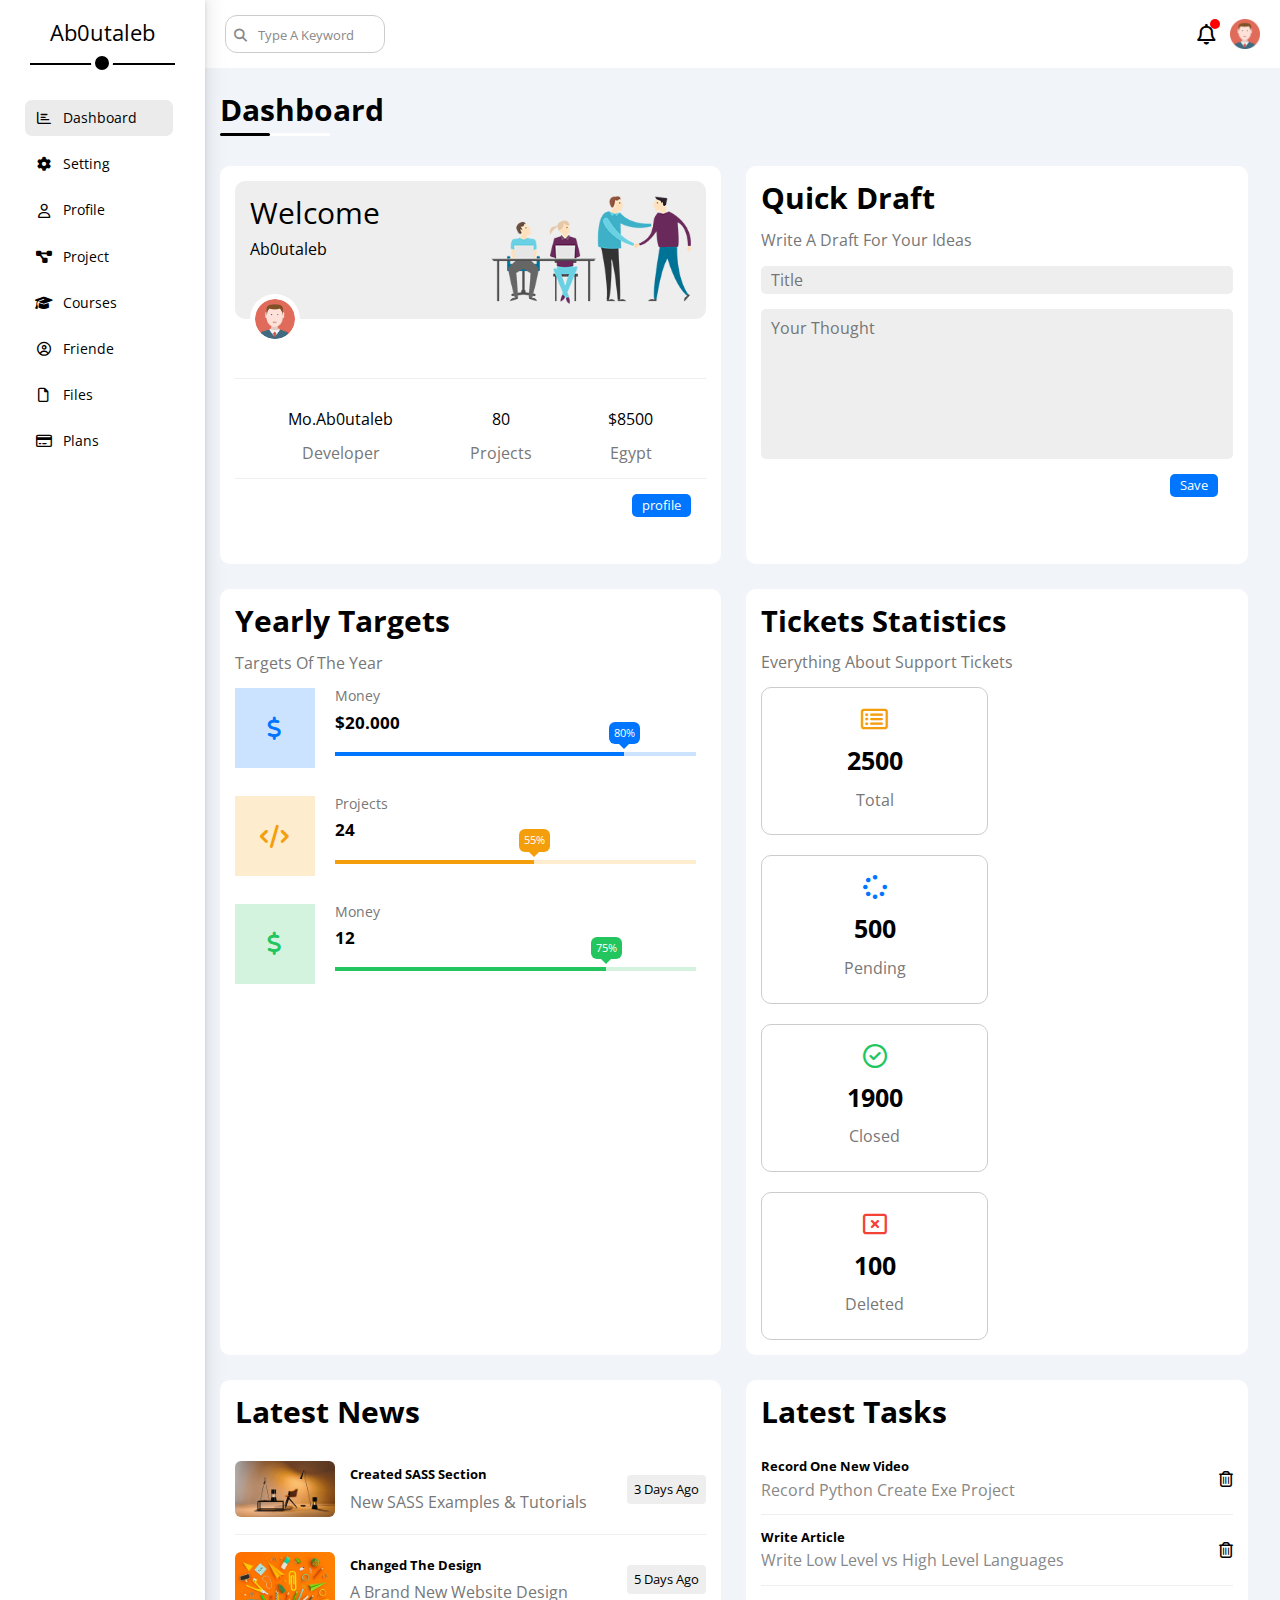
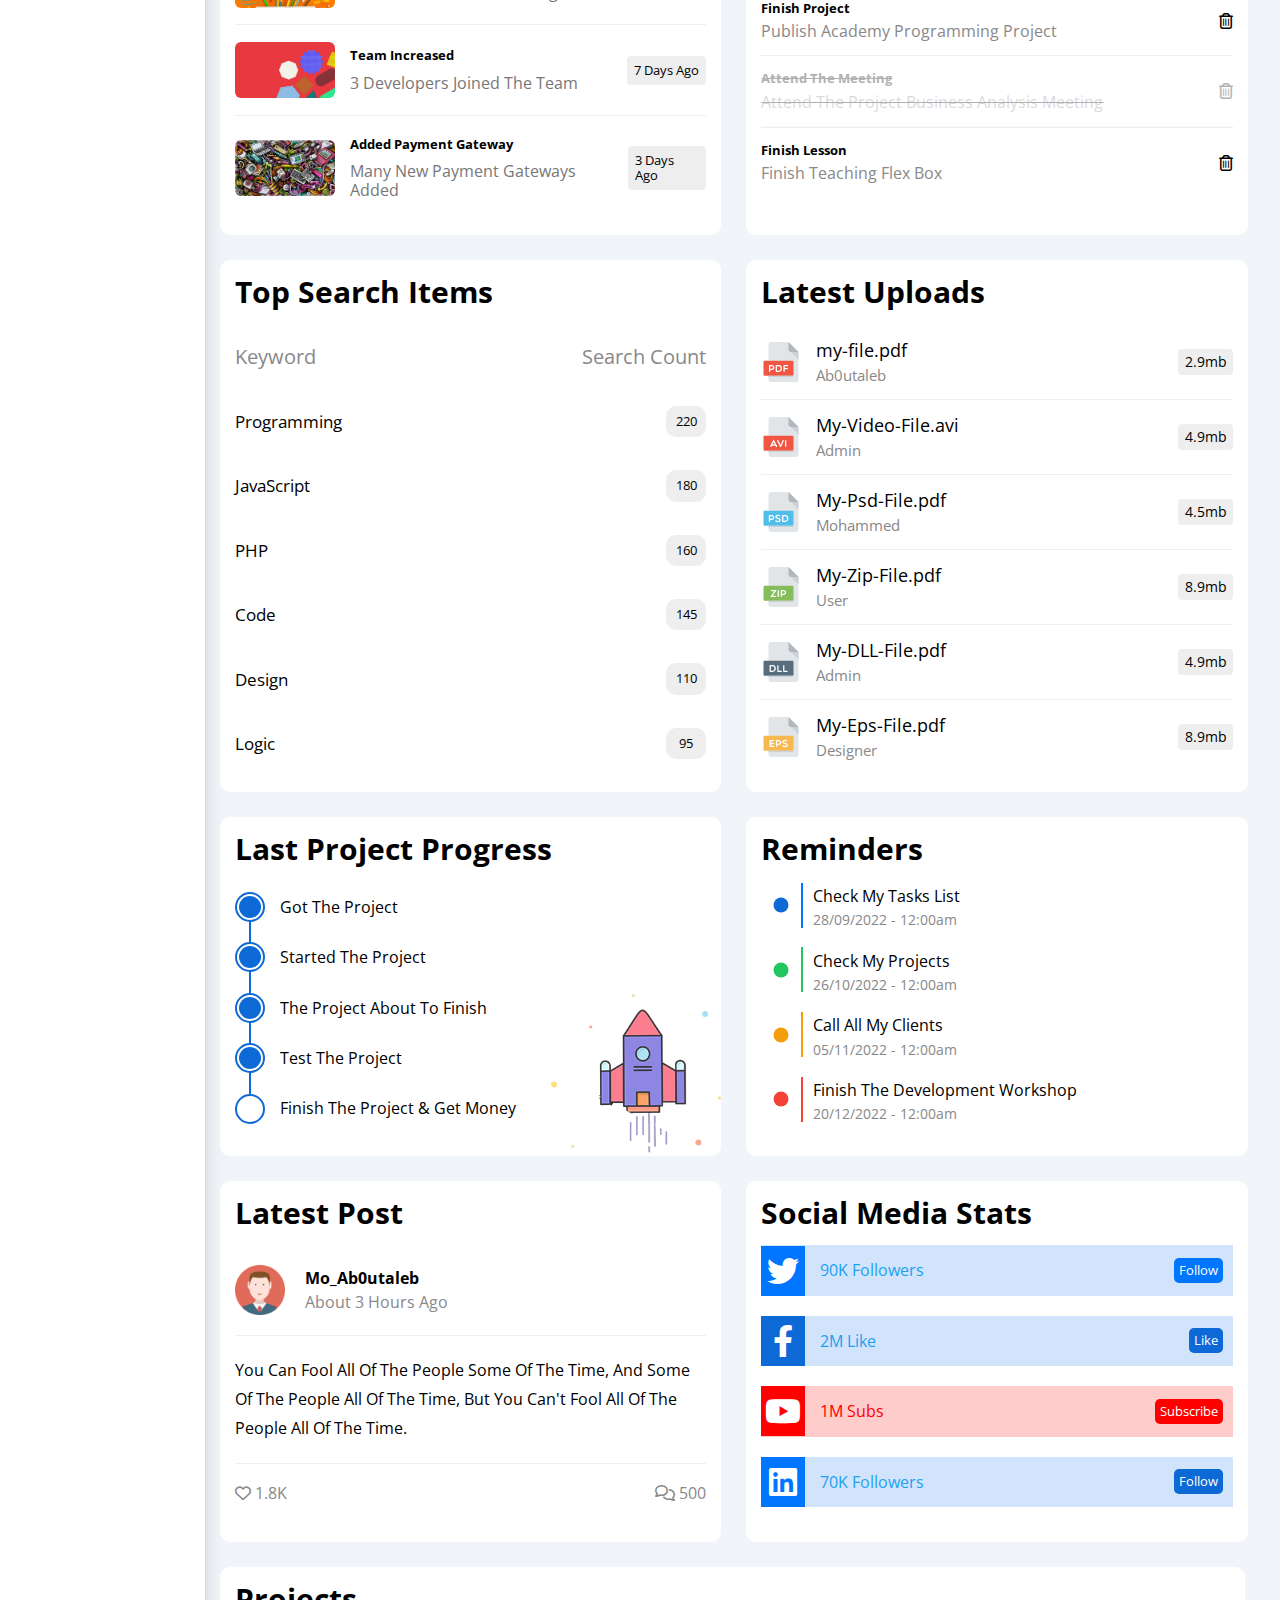
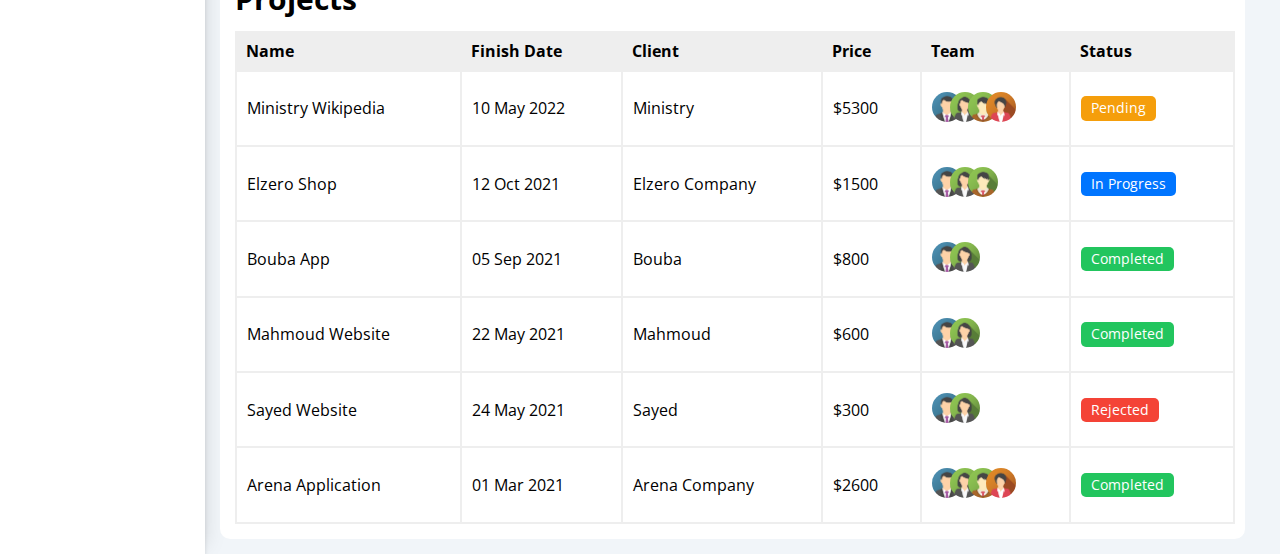
<file: index.html>
<!DOCTYPE html>
<html lang="en">

<head>
    <meta charset="UTF-8">
    <meta name="viewport" content="width=device-width, initial-scale=1.0">
    <title>Dashboard</title>
    <link rel="stylesheet" href="css/all.min.css">
    <link rel="stylesheet" href="css/master.css">
    <link rel="stylesheet" href="css/normalize.css">
    <link rel="preconnect" href="https://fonts.googleapis.com">
    <link rel="preconnect" href="https://fonts.gstatic.com" crossorigin="">
    <link href="https://fonts.googleapis.com/css2?family=Open+Sans:wght@300;500&amp;display=swap" rel="stylesheet">
</head>

<body>
    <!-- Start List -->
    <div class="main-list">
        <div class="logo">Ab0utaleb</div>
        <ul>
            <li><a href="" class="active"><i class="fa-regular fa-chart-bar fa-fw"></i><span>Dashboard</span></a></li>
            <li><a href="settimg.html"><i class="fa-solid fa-gear fa-fw"></i><span>Setting</span></a></li>
            <li><a href="profile.html"><i class="fa-regular fa-user fa-fw"></i><span>Profile</span></a></li>
            <li><a href="projucts.html"><i class="fa-solid fa-diagram-project fa-fw"></i><span>Project</span></a></li>
            <li><a href="courses.html"><i class="fa-solid fa-graduation-cap fa-fw"></i><span>Courses</span></a></li>
            <li><a href="friende.html"><i class="fa-regular fa-circle-user fa-fw"></i><span>Friende</span></a></li>
            <li><a href="files.html"><i class="fa-regular fa-file fa-fw"></i><span>Files</span></a></li>
            <li><a href="Plans.html"><i class="fa-regular fa-credit-card fa-fw"></i><span>Plans</span></a></li>
        </ul>
    </div>
    <!-- End List -->

    <!-- Start p1-content -->
    <div class="p1">
        <div class="main-search">
            <div class="search">
                <i class="fa-solid fa-magnifying-glass"></i>
                <input type="text" placeholder="Type A Keyword">
            </div>
            <div class="search-logo">
                <i class="fa-regular fa-bell"></i>
                <img src="imgs/avatar.png" alt="">
            </div>
        </div>
        <div class="p1-main-content">
            <h1 class="p-head">Dashboard</h1>
            <!-- Start row-1 -->
            <div class="row-1">
                <div class="bad-box">
                    <div class="Welcome">
                        <div class="text">
                            <h3>Welcome</h3>
                            <h4>Ab0utaleb</h4>
                        </div>
                        <img src="imgs/welcome.png" alt="">
                    </div>
                    <div class="img">
                        <img src="imgs/avatar.png" alt="">
                    </div>
                    <div class="info">
                        <div class="infos">
                            <p>Mo.Ab0utaleb</p>
                            <span>Developer</span>
                        </div>
                        <div class="infos">
                            <p>80</p>
                            <span>Projects</span>
                        </div>
                        <div class="infos">
                            <p>$8500</p>
                            <span>Egypt</span>
                        </div>
                    </div>
                    <div class="profile">
                        <a href="profile.html">profile</a>
                    </div>
                </div>
                <div class="box-2">
                    <h3>Quick Draft</h3>
                    <p>Write A Draft For Your Ideas</p>
                    <input type="text" name="title" placeholder="Title">
                    <textarea name="thought" placeholder="Your Thought"></textarea>
                    <div> <input type="submit" value="Save"></div>
                </div>
            </div>
            <!-- End row-1 -->
            <!-- Start row-2 -->
            <div class="row-2">
                <div class="box-1">
                    <h3>Yearly Targets</h3>
                    <p>Targets Of The Year</p>
                    <div class="content">
                        <div><i class="fa-solid fa-dollar-sign fa-lg c-blue"></i></div>
                        <div class="text">
                            <p>Money</p>
                            <h5>$20.000</h5>
                            <h6><span style="width: 80%;"></span></h6>
                        </div>
                    </div>
                    <div class="content-2">
                        <div><i class="fa-solid fa-code fa-lg c-orange"></i></div>
                        <div class="text">
                            <p>Projects</p>
                            <h5>24</h5>
                            <h6><span style="width: 55%;"></span></h6>
                        </div>
                    </div>
                    <div class="content-3">
                        <div><i class="fa-solid fa-dollar-sign fa-lg c-blue"></i></div>
                        <div class="text">
                            <p>Money</p>
                            <h5>12</h5>
                            <h6><span style="width: 75%;"></span></h6>
                        </div>
                    </div>
                </div>
                <div class="box-2">
                    <h3>Tickets Statistics</h3>
                    <p>Everything About Support Tickets</p>
                    <div class="contain">
                        <div class="box">
                            <i class="fa-regular fa-rectangle-list fa-2x mb-10 c-orange"></i>
                            <h5>2500</h5>
                            <p>Total</p>
                        </div>
                        <div class="box">
                            <i class="fa-solid fa-spinner fa-2x mb-10 c-blue"></i>
                            <h5>500</h5>
                            <p>Pending</p>
                        </div>
                        <div class="box">
                            <i class="fa-regular fa-circle-check fa-2x mb-10 c-green"></i>
                            <h5>1900</h5>
                            <p>Closed</p>
                        </div>
                        <div class="box">
                            <i class="fa-regular fa-rectangle-xmark fa-2x mb-10 c-red"></i>
                            <h5>100</h5>
                            <p>Deleted</p>
                        </div>
                    </div>
                </div>
            </div>
            <!-- End row-2 -->

            <!-- Start row-3 -->
            <div class="row-3">
                <div class="box-1">
                    <h3>Latest News</h3>
                    <div class="box">
                        <img src="imgs/news-01.png" alt="">
                        <div class="contain">
                            <div class="text">
                                <h5>Created SASS Section</h5>
                                <p>New SASS Examples & Tutorials</p>
                            </div>
                            <h6>3 Days Ago</h6>
                        </div>
                    </div>
                    <div class="box">
                        <img src="imgs/news-02.png" alt="">
                        <div class="contain">
                            <div class="text">
                                <h5>Changed The Design</h5>
                                <p>A Brand New Website Design</p>
                            </div>
                            <h6>5 Days Ago</h6>
                        </div>
                    </div>
                    <div class="box">
                        <img src="imgs/news-03.png" alt="">
                        <div class="contain">
                            <div class="text">
                                <h5>Team Increased</h5>
                                <p>3 Developers Joined The Team</p>
                            </div>
                            <h6>7 Days Ago</h6>
                        </div>
                    </div>
                    <div class="box">
                        <img src="imgs/news-04.png" alt="">
                        <div class="contain">
                            <div class="text">
                                <h5>Added Payment Gateway</h5>
                                <p>Many New Payment Gateways Added</p>
                            </div>
                            <h6>3 Days Ago</h6>
                        </div>
                    </div>
                </div>
                <div class="box-2">
                    <h3>Latest Tasks</h3>
                    <div class="box">
                        <div class="text">
                            <h5>Record One New Video</h5>
                            <p>Record Python Create Exe Project</p>
                        </div>
                        <i class="fa-regular fa-trash-can delete"></i>
                    </div>
                    <div class="box">
                        <div class="text">
                            <h5>Write Article</h5>
                            <p>Write Low Level vs High Level Languages</p>
                        </div>
                        <i class="fa-regular fa-trash-can delete"></i>
                    </div>
                    <div class="box">
                        <div class="text">
                            <h5>Finish Project</h5>
                            <p>Publish Academy Programming Project</p>
                        </div>
                        <i class="fa-regular fa-trash-can delete"></i>
                    </div>
                    <div class="box del">
                        <div class="text">
                            <h5>Attend The Meeting</h5>
                            <p>Attend The Project Business Analysis Meeting</p>
                        </div>
                        <i class="fa-regular fa-trash-can delete"></i>
                    </div>
                    <div class="box">
                        <div class="text">
                            <h5>Finish Lesson</h5>
                            <p>Finish Teaching Flex Box</p>
                        </div>
                        <i class="fa-regular fa-trash-can delete"></i>
                    </div>
                </div>
            </div>
            <!-- End row-3 -->

            <!-- Start row-4 -->
            <div class="row-4">
                <div class="box-1">
                    <h3>Top Search Items</h3>
                    <div>
                        <p>Keyword</p>
                        <span>Search Count</span>
                    </div>
                    <div>
                        <h5>Programming</h5>
                        <h6>220</h6>
                    </div>
                    <div>
                        <h5>JavaScript</h5>
                        <h6>180</h6>
                    </div>
                    <div>
                        <h5>PHP</h5>
                        <h6>160</h6>
                    </div>
                    <div>
                        <h5>Code</h5>
                        <h6>145</h6>
                    </div>
                    <div>
                        <h5>Design</h5>
                        <h6>110</h6>
                    </div>
                    <div>
                        <h5>Logic</h5>
                        <h6>95</h6>
                    </div>

                </div>
                <div class="box-2">
                    <h3>Latest Uploads</h3>
                    <div class="box">
                        <img src="imgs/pdf.svg" alt="">
                        <div>
                            <div class="text">
                                <h5>my-file.pdf</h5>
                                <span>Ab0utaleb</span>
                            </div>
                            <p>2.9mb</p>
                        </div>
                    </div>
                    <div class="box">
                        <img src="imgs/avi.svg" alt="">
                        <div>
                            <div class="text">
                                <h5>My-Video-File.avi</h5>
                                <span>Admin</span>
                            </div>
                            <p>4.9mb</p>
                        </div>
                    </div>
                    <div class="box">
                        <img src="imgs/psd.svg" alt="">
                        <div>
                            <div class="text">
                                <h5>My-Psd-File.pdf</h5>
                                <span>Mohammed</span>
                            </div>
                            <p>4.5mb</p>
                        </div>
                    </div>
                    <div class="box">
                        <img src="imgs/zip.svg" alt="">
                        <div>
                            <div class="text">
                                <h5>My-Zip-File.pdf</h5>
                                <span>User</span>
                            </div>
                            <p>8.9mb</p>
                        </div>
                    </div>
                    <div class="box">
                        <img src="imgs/dll.svg" alt="">
                        <div>
                            <div class="text">
                                <h5>My-DLL-File.pdf</h5>
                                <span>Admin</span>
                            </div>
                            <p>4.9mb</p>
                        </div>
                    </div>
                    <div class="box">
                        <img src="imgs/eps.svg" alt="">
                        <div>
                            <div class="text">
                                <h5>My-Eps-File.pdf</h5>
                                <span>Designer</span>
                            </div>
                            <p>8.9mb</p>
                        </div>
                    </div>
                </div>
            </div>
            <!-- End row-4 -->

            <!-- Start row-5 -->
            <div class="row-5">
                <div class="box-1">
                    <h3>Last Project Progress</h3>
                    <div class="box">
                        <div><span></span></div>
                        <p>Got The Project</p>
                    </div>
                    <div class="box">
                        <div><span></span></div>
                        <p>Started The Project</p>
                    </div>
                    <div class="box">
                        <div><span></span></div>
                        <p>The Project About To Finish</p>
                    </div>
                    <div class="box">
                        <div><span></span></div>
                        <p>Test The Project</p>
                    </div>
                    <div class="box">
                        <h5></h5>
                        <p>Finish The Project & Get Money</p>
                    </div>
                    <img src="imgs/project.png" alt="">
                </div>
                <div class="box-2">
                    <h3>Reminders</h3>
                    <div class="box">
                        <div></div>
                        <div class="text">
                            <p>Check My Tasks List</p>
                            <span>28/09/2022 - 12:00am</span>
                        </div>
                    </div>
                    <div class="box">
                        <div></div>
                        <div class="text">
                            <p>Check My Projects</p>
                            <span>26/10/2022 - 12:00am</span>
                        </div>
                    </div>
                    <div class="box">
                        <div></div>
                        <div class="text">
                            <p>Call All My Clients</p>
                            <span>05/11/2022 - 12:00am</span>
                        </div>
                    </div>
                    <div class="box">
                        <div></div>
                        <div class="text">
                            <p>Finish The Development Workshop</p>
                            <span>20/12/2022 - 12:00am</span>
                        </div>
                    </div>
                </div>
            </div>
            <!-- End row-5 -->

            <!-- Start row-6 -->
            <div class="row-6">
                <div class="box-1">
                    <h3>Latest Post</h3>
                    <div class="character">
                        <img src="imgs/avatar.png" alt="">
                        <div class="text">
                            <p>Mo_Ab0utaleb</p>
                            <span>About 3 Hours Ago</span>
                        </div>
                    </div>
                    <div class="text">
                        You Can Fool All Of The People Some Of The Time, And Some Of The People All Of The Time, But You
                        Can't Fool All Of The People All Of The Time.
                    </div>
                    <div class="icon">
                        <div class="likes">
                            <i class="fa-regular fa-heart"></i>
                            <span>1.8K</span>
                        </div>
                        <div class="comment">
                            <i class="fa-regular fa-comments"></i>
                            <span>500</span>
                        </div>
                    </div>
                </div>
                <div class="box-2">
                    <h3>Social Media Stats</h3>
                    <div class="box">
                        <i class="fa-brands fa-twitter fa-2x c-white h-full center-flex"></i>
                        <div class="text">
                            <p>90K Followers</p>
                            <span>Follow</span>
                        </div>
                    </div>
                    <div class="box">
                        <i class="fa-brands fa-facebook-f fa-2x c-white h-full center-flex"></i>
                        <div class="text">
                            <p>2M Like</p>
                            <span>Like</span>
                        </div>
                    </div>
                    <div class="box">
                        <i class="fa-brands fa-youtube fa-2x c-white h-full center-flex"></i>
                        <div class="text">
                            <p>1M Subs</p>
                            <span>Subscribe</span>
                        </div>
                    </div>
                    <div class="box">
                        <i class="fa-brands fa-linkedin fa-2x c-white h-full center-flex"></i>
                        <div class="text">
                            <p>70K Followers</p>
                            <span>Follow</span>
                        </div>
                    </div>
                </div>
            </div>
            <!-- End row-6 -->
            <!-- Start table-box -->
            <div class="bad-box">
                <h3>Projects</h3>
                <div class="table-box">
                    <table>
                        <thead>
                            <tr>
                                <th>Name</th>
                                <th>Finish Date</th>
                                <th>Client</th>
                                <th>Price</th>
                                <th>Team</th>
                                <th>Status</th>
                            </tr>
                        </thead>

                        <tbody>
                            <tr>
                                <td>Ministry Wikipedia</td>
                                <td>10 May 2022</td>
                                <td>Ministry</td>
                                <td>$5300</td>
                                <td>
                                    <img src="imgs/team-01.png" alt="">
                                    <img src="imgs/team-02.png" alt="">
                                    <img src="imgs/team-03.png" alt="">
                                    <img src="imgs/team-04.png" alt="">
                                </td>
                                <td><span class="Pending">Pending</span></td>
                            </tr>
                            <tr>
                                <td>Elzero Shop</td>
                                <td>12 Oct 2021</td>
                                <td>Elzero Company</td>
                                <td>$1500</td>
                                <td>
                                    <img src="imgs/team-01.png" alt="">
                                    <img src="imgs/team-02.png" alt="">
                                    <img src="imgs/team-03.png" alt="">
                                </td>
                                <td><span class="In-Progress">In Progress</span></td>
                            </tr>
                            <tr>
                                <td>Bouba App</td>
                                <td>05 Sep 2021</td>
                                <td>Bouba</td>
                                <td>$800</td>
                                <td>
                                    <img src="imgs/team-01.png" alt="">
                                    <img src="imgs/team-02.png" alt="">
                                </td>
                                <td><span class="Completed">Completed</span></td>
                            </tr>
                            <tr>
                                <td>Mahmoud Website</td>
                                <td>22 May 2021</td>
                                <td>Mahmoud</td>
                                <td>$600</td>
                                <td>
                                    <img src="imgs/team-01.png" alt="">
                                    <img src="imgs/team-02.png" alt="">
                                </td>
                                <td><span class="Completed">Completed</span></td>
                            </tr>
                            <tr>
                                <td>Sayed Website</td>
                                <td>24 May 2021</td>
                                <td>Sayed</td>
                                <td>$300</td>
                                <td>
                                    <img src="imgs/team-01.png" alt="">
                                    <img src="imgs/team-02.png" alt="">
                                </td>
                                <td><span class="Rejected">Rejected</span></td>
                            </tr>
                            <tr>
                                <td>Arena Application</td>
                                <td>01 Mar 2021</td>
                                <td>Arena Company</td>
                                <td>$2600</td>
                                <td>
                                    <img src="imgs/team-01.png" alt="">
                                    <img src="imgs/team-02.png" alt="">
                                    <img src="imgs/team-03.png" alt="">
                                    <img src="imgs/team-04.png" alt="">
                                </td>
                                <td><span class="Completed">Completed</span></td>
                            </tr>
                        </tbody>
                    </table>
                </div>
            </div>
            <!-- End table-box -->
        </div>

    </div>
</body>
<!-- End p1-content -->

</html>
</file>
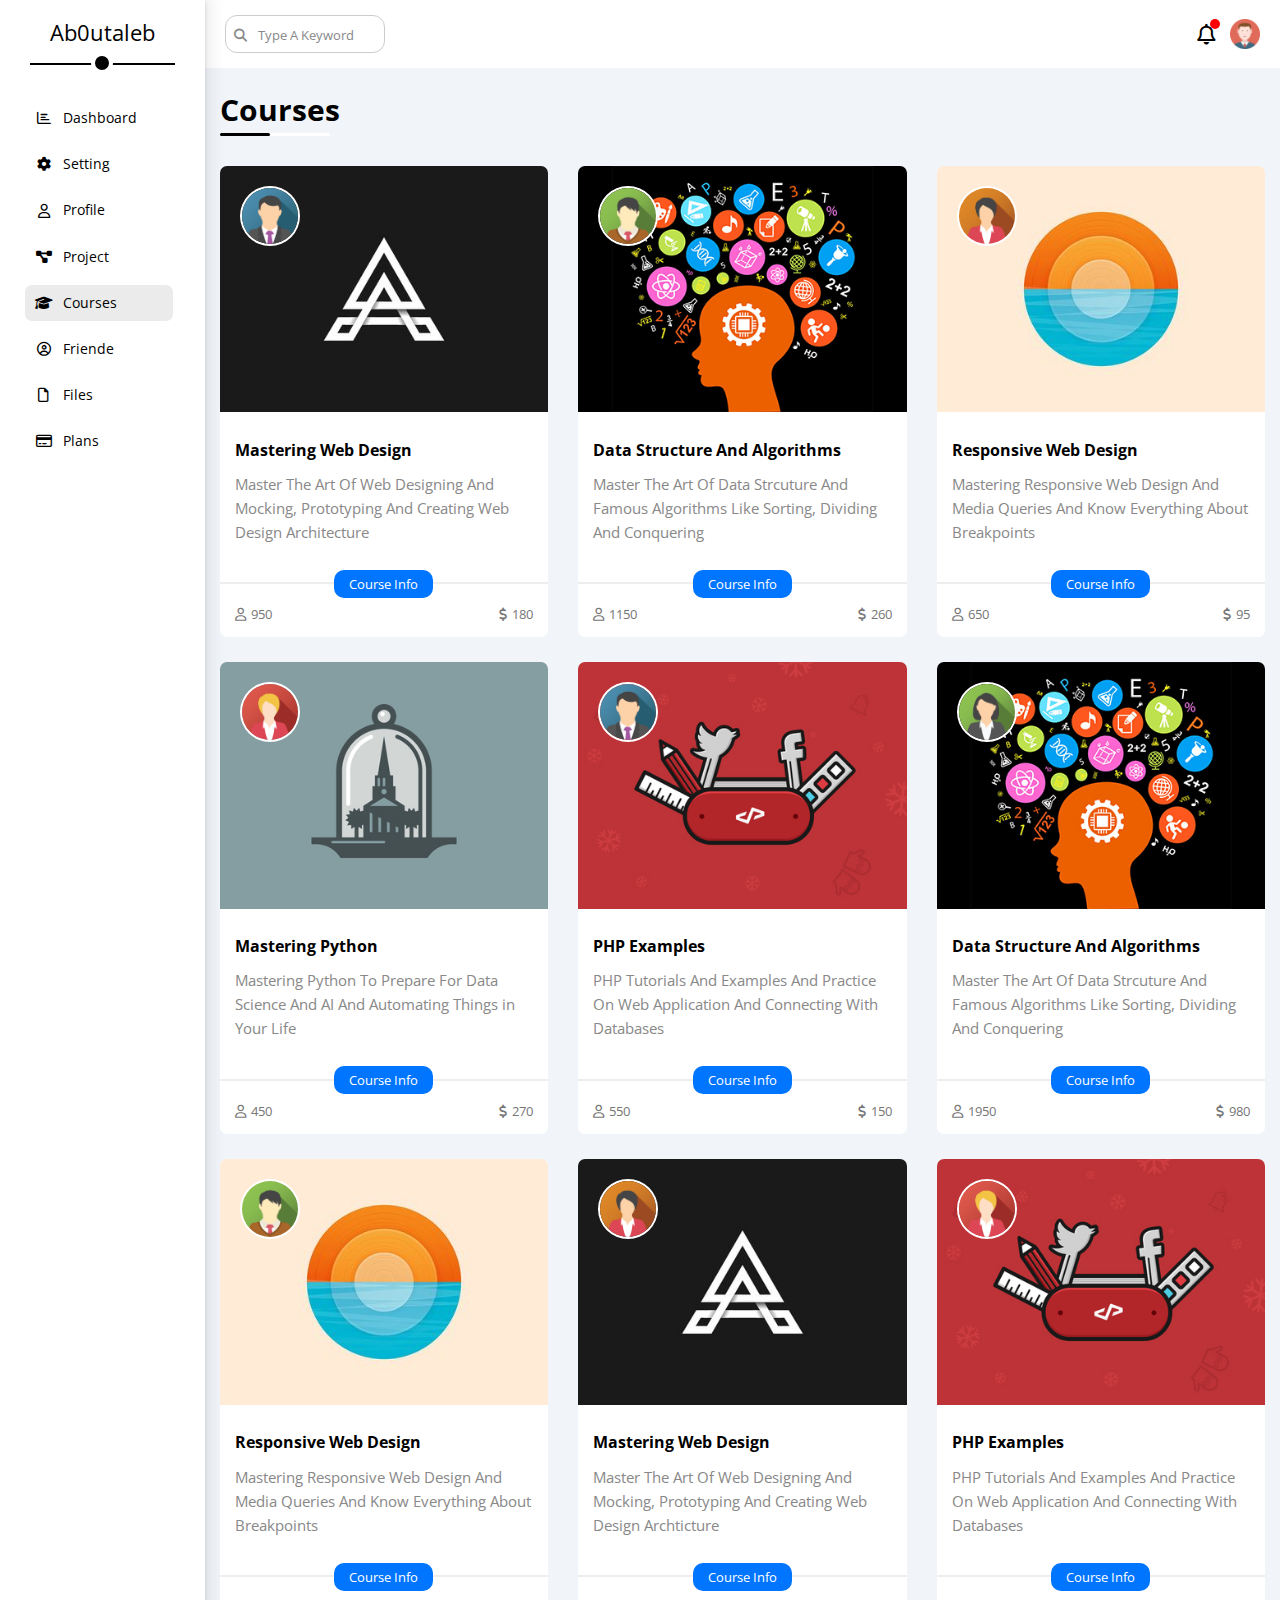
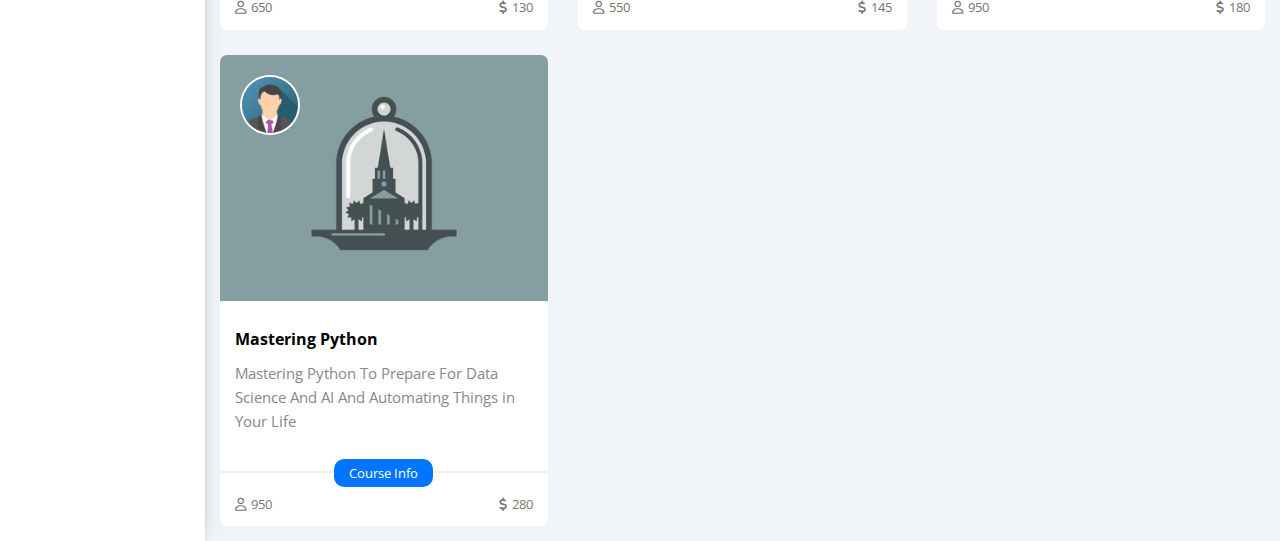
<file: courses.html>
<!DOCTYPE html>
<html lang="en">

<head>
    <meta charset="UTF-8">
    <meta name="viewport" content="width=device-width, initial-scale=1.0">
    <title>Dashboard</title>
    <link rel="stylesheet" href="css/all.min.css">
    <link rel="stylesheet" href="css/master.css">
    <link rel="stylesheet" href="css/normalize.css">
    <link rel="preconnect" href="https://fonts.googleapis.com">
    <link rel="preconnect" href="https://fonts.gstatic.com" crossorigin="">
    <link href="https://fonts.googleapis.com/css2?family=Open+Sans:wght@300;500&amp;display=swap" rel="stylesheet">
</head>

<body>
    <!-- Start List -->
    <div class="main-list">
        <div class="logo">Ab0utaleb</div>
        <ul>
            <li><a href="index.html"><i class="fa-regular fa-chart-bar fa-fw"></i><span>Dashboard</span></a></li>
            <li><a href="settimg.html"><i class="fa-solid fa-gear fa-fw"></i><span>Setting</span></a></li>
            <li><a href="profile.html"><i class="fa-regular fa-user fa-fw"></i><span>Profile</span></a></li>
            <li><a href="projucts.html"><i class="fa-solid fa-diagram-project fa-fw"></i><span>Project</span></a></li>
            <li><a href="" class="active"><i class="fa-solid fa-graduation-cap fa-fw"></i><span>Courses</span></a></li>
            <li><a href="friende.html"><i class="fa-regular fa-circle-user fa-fw"></i><span>Friende</span></a></li>
            <li><a href="files.html"><i class="fa-regular fa-file fa-fw"></i><span>Files</span></a></li>
            <li><a href="Plans.html"><i class="fa-regular fa-credit-card fa-fw"></i><span>Plans</span></a></li>
        </ul>
    </div>
    <!-- End List -->

    <!-- start p5-content -->
    <div class="p5">
        <div class="main-search">
            <div class="search">
                <i class="fa-solid fa-magnifying-glass"></i>
                <input type="text" placeholder="Type A Keyword">
            </div>
            <div class="search-logo">
                <i class="fa-regular fa-bell"></i>
                <img src="imgs/avatar.png" alt="">
            </div>
        </div>
        <div class="p5-main-content">
            <h1 class="p-head">Courses</h1>
            <!-- start row-1 -->
            <div class="Th-row">
                <div class="Th-box">
                    <img src="imgs/course-01.jpg" alt="">
                    <div class="text">
                        <h4>Mastering Web Design</h4>
                        <span>Master The Art Of Web Designing And Mocking, Prototyping And Creating Web Design
                            Architecture</span>
                    </div>
                    <div class="c-info"><span>Course Info</span></div>
                    <div class="c-sup">
                        <span><i class="fa-regular fa-user"></i>950</span>
                        <span><i class="fa-solid fa-dollar-sign"></i>180</span>
                    </div>
                    <img src="imgs/team-01.png" alt="">
                </div>
                <div class="Th-box">
                    <img src="imgs/course-02.jpg" alt="">
                    <div class="text">
                        <h4>Data Structure And Algorithms</h4>
                        <span>Master The Art Of Data Strcuture And Famous Algorithms Like Sorting, Dividing And
                            Conquering</span>
                    </div>
                    <div class="c-info"><span>Course Info</span></div>
                    <div class="c-sup">
                        <span><i class="fa-regular fa-user"></i>1150</span>
                        <span><i class="fa-solid fa-dollar-sign"></i>260</span>
                    </div>
                    <img src="imgs/team-03.png" alt="">
                </div>
                <div class="Th-box">
                    <img src="imgs/course-03.jpg" alt="">
                    <div class="text">
                        <h4>Responsive Web Design</h4>
                        <span>Mastering Responsive Web Design And Media Queries And Know Everything About
                            Breakpoints</span>
                    </div>
                    <div class="c-info"><span>Course Info</span></div>
                    <div class="c-sup">
                        <span><i class="fa-regular fa-user"></i>650</span>
                        <span><i class="fa-solid fa-dollar-sign"></i>95</span>
                    </div>
                    <img src="imgs/team-04.png" alt="">
                </div>
                <div class="Th-box">
                    <img src="imgs/course-04.jpg" alt="">
                    <div class="text">
                        <h4>Mastering Python</h4>
                        <span>Mastering Python To Prepare For Data Science And AI And Automating Things in Your
                            Life</span>
                    </div>
                    <div class="c-info"><span>Course Info</span></div>
                    <div class="c-sup">
                        <span><i class="fa-regular fa-user"></i>450</span>
                        <span><i class="fa-solid fa-dollar-sign"></i>270</span>
                    </div>
                    <img src="imgs/team-05.png" alt="">
                </div>
                <div class="Th-box">
                    <img src="imgs/course-05.jpg" alt="">
                    <div class="text">
                        <h4>PHP Examples</h4>
                        <span>PHP Tutorials And Examples And Practice On Web Application And Connecting With
                            Databases</span>
                    </div>
                    <div class="c-info"><span>Course Info</span></div>
                    <div class="c-sup">
                        <span><i class="fa-regular fa-user"></i>550</span>
                        <span><i class="fa-solid fa-dollar-sign"></i>150</span>
                    </div>
                    <img src="imgs/team-01.png" alt="">
                </div>
                <div class="Th-box">
                    <img src="imgs/course-02.jpg" alt="">
                    <div class="text">
                        <h4>Data Structure And Algorithms</h4>
                        <span>Master The Art Of Data Strcuture And Famous Algorithms Like Sorting, Dividing And
                            Conquering</span>
                    </div>
                    <div class="c-info"><span>Course Info</span></div>
                    <div class="c-sup">
                        <span><i class="fa-regular fa-user"></i>1950</span>
                        <span><i class="fa-solid fa-dollar-sign"></i>980</span>
                    </div>
                    <img src="imgs/team-02.png" alt="">
                </div>
                <div class="Th-box">
                    <img src="imgs/course-03.jpg" alt="">
                    <div class="text">
                        <h4>Responsive Web Design</h4>
                        <span>Mastering Responsive Web Design And Media Queries And Know Everything About
                            Breakpoints</span>
                    </div>
                    <div class="c-info"><span>Course Info</span></div>
                    <div class="c-sup">
                        <span><i class="fa-regular fa-user"></i>650</span>
                        <span><i class="fa-solid fa-dollar-sign"></i>130</span>
                    </div>
                    <img src="imgs/team-03.png" alt="">
                </div>
                <div class="Th-box">
                    <img src="imgs/course-01.jpg" alt="">
                    <div class="text">
                        <h4>Mastering Web Design</h4>
                        <span>Master The Art Of Web Designing And Mocking, Prototyping And Creating Web Design
                            Archticture</span>
                    </div>
                    <div class="c-info"><span>Course Info</span></div>
                    <div class="c-sup">
                        <span><i class="fa-regular fa-user"></i>550</span>
                        <span><i class="fa-solid fa-dollar-sign"></i>145</span>
                    </div>
                    <img src="imgs/team-04.png" alt="">
                </div>
                <div class="Th-box">
                    <img src="imgs/course-05.jpg" alt="">
                    <div class="text">
                        <h4>PHP Examples</h4>
                        <span>PHP Tutorials And Examples And Practice On Web Application And Connecting With
                            Databases</span>
                    </div>
                    <div class="c-info"><span>Course Info</span></div>
                    <div class="c-sup">
                        <span><i class="fa-regular fa-user"></i>950</span>
                        <span><i class="fa-solid fa-dollar-sign"></i>180</span>
                    </div>
                    <img src="imgs/team-05.png" alt="">
                </div>
                <div class="Th-box">
                    <img src="imgs/course-04.jpg" alt="">
                    <div class="text">
                        <h4>Mastering Python</h4>
                        <span>Mastering Python To Prepare For Data Science And AI And Automating Things in Your
                            Life</span>
                    </div>
                    <div class="c-info"><span>Course Info</span></div>
                    <div class="c-sup">
                        <span><i class="fa-regular fa-user"></i>950</span>
                        <span><i class="fa-solid fa-dollar-sign"></i>280</span>
                    </div>
                    <img src="imgs/team-01.png" alt="">
                </div>
            </div>
            <!-- End row-1 -->
        </div>
    </div>
    <!-- End p5-content -->

</body>
</file>
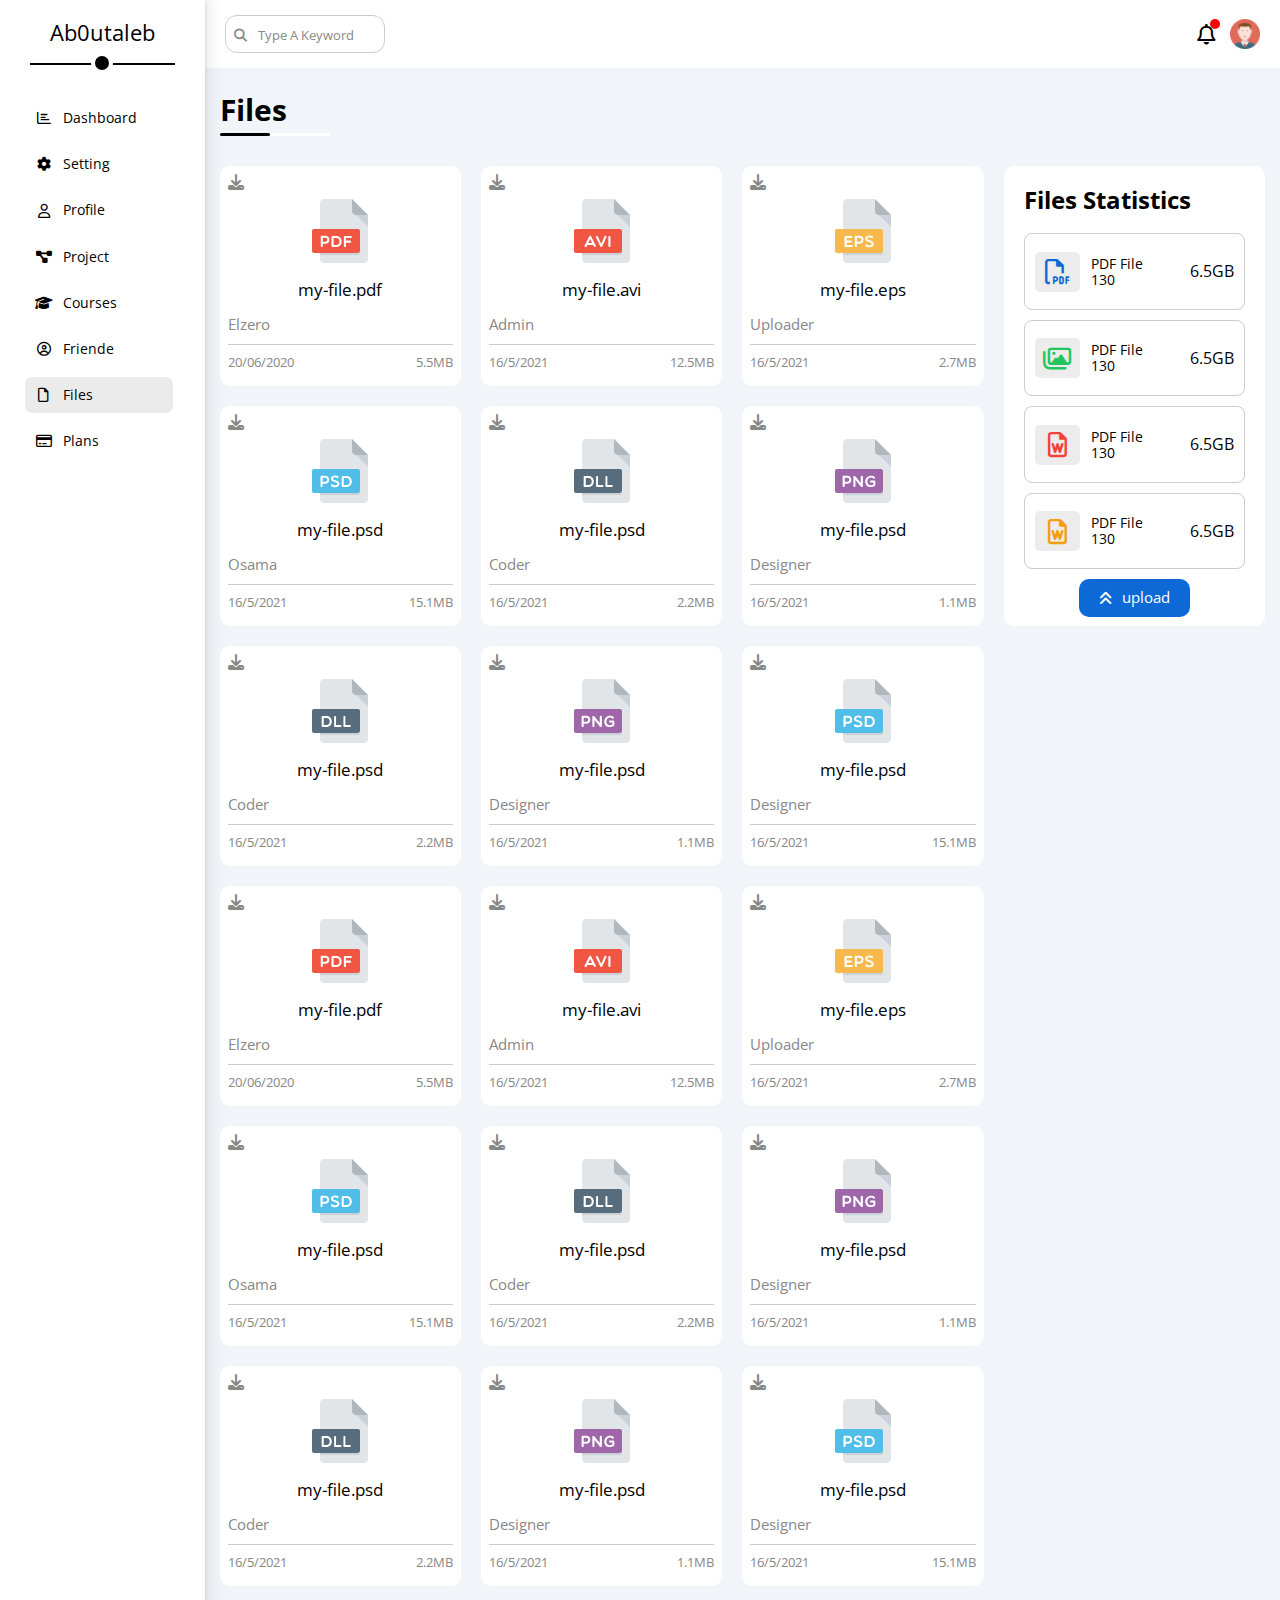
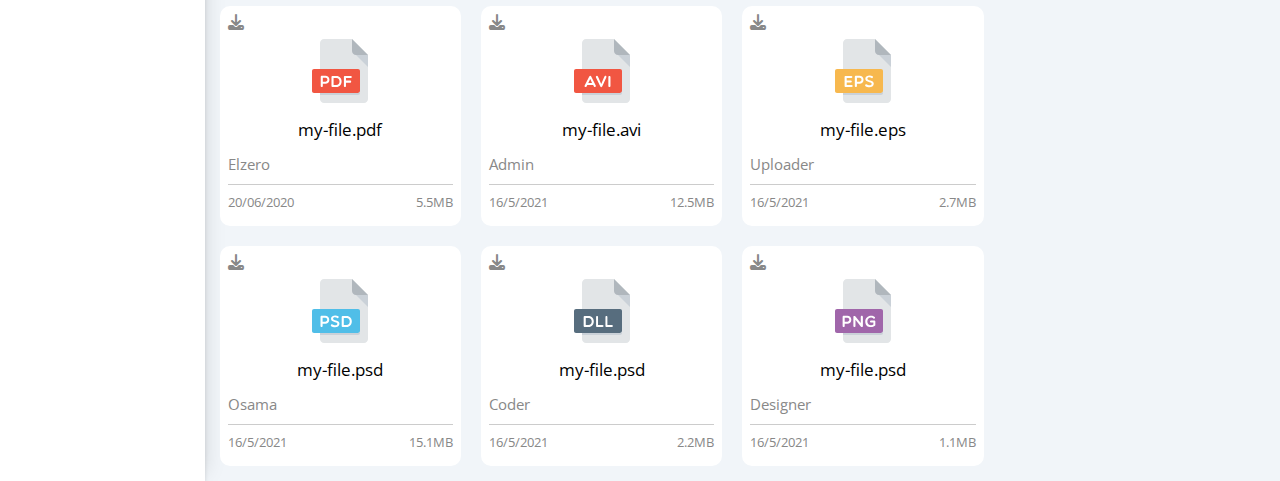
<file: files.html>
<!DOCTYPE html>
<html lang="en">

<head>
    <meta charset="UTF-8">
    <meta name="viewport" content="width=device-width, initial-scale=1.0">
    <title>Dashboard</title>
    <link rel="stylesheet" href="css/all.min.css">
    <link rel="stylesheet" href="css/master.css">
    <link rel="stylesheet" href="css/normalize.css">
    <link rel="preconnect" href="https://fonts.googleapis.com">
    <link rel="preconnect" href="https://fonts.gstatic.com" crossorigin="">
    <link href="https://fonts.googleapis.com/css2?family=Open+Sans:wght@300;500&amp;display=swap" rel="stylesheet">
</head>

<body>
    <!-- Start List -->
    <div class="main-list">
        <div class="logo">Ab0utaleb</div>
        <ul>
            <li><a href="index.html"><i class="fa-regular fa-chart-bar fa-fw"></i><span>Dashboard</span></a></li>
            <li><a href="settimg.html"><i class="fa-solid fa-gear fa-fw"></i><span>Setting</span></a></li>
            <li><a href="profile.html"><i class="fa-regular fa-user fa-fw"></i><span>Profile</span></a></li>
            <li><a href="projucts.html"><i class="fa-solid fa-diagram-project fa-fw"></i><span>Project</span></a></li>
            <li><a href="courses.html"><i class="fa-solid fa-graduation-cap fa-fw"></i><span>Courses</span></a></li>
            <li><a href="friende.html"><i class="fa-regular fa-circle-user fa-fw"></i><span>Friende</span></a></li>
            <li><a href="" class="active"><i class="fa-regular fa-file fa-fw"></i><span>Files</span></a></li>
            <li><a href="Plans.html"><i class="fa-regular fa-credit-card fa-fw"></i><span>Plans</span></a></li>
        </ul>
    </div>
    <!-- End List -->

    <!-- Start p7-content -->
    <div class="p7">
        <div class="main-search">
            <div class="search">
                <i class="fa-solid fa-magnifying-glass"></i>
                <input type="text" placeholder="Type A Keyword">
            </div>
            <div class="search-logo">
                <i class="fa-regular fa-bell"></i>
                <img src="imgs/avatar.png" alt="">
            </div>
        </div>

        <div class="p7-main-content">
            <h1 class="p-head">Files</h1>
            <div class="grid-files">
                <div class="contain-flex">
                    <div class="box">
                        <i class="fa-solid fa-download c-grey p-absolute"></i>
                        <img src="imgs/pdf.svg" alt="">
                        <h3>my-file.pdf</h3>
                        <p>Elzero</p>
                        <div>
                            <span>20/06/2020</span>
                            <span>5.5MB</span>
                        </div>
                    </div>
                    <div class="box">
                        <i class="fa-solid fa-download c-grey p-absolute"></i>
                        <img src="imgs/avi.svg" alt="">
                        <h3>my-file.avi</h3>
                        <p>Admin</p>
                        <div>
                            <span>16/5/2021</span>
                            <span>12.5MB</span>
                        </div>
                    </div>
                    <div class="box">
                        <i class="fa-solid fa-download c-grey p-absolute"></i>
                        <img src="imgs/eps.svg" alt="">
                        <h3>my-file.eps</h3>
                        <p>Uploader</p>
                        <div>
                            <span>16/5/2021</span>
                            <span>2.7MB</span>
                        </div>
                    </div>
                    <div class="box">
                        <i class="fa-solid fa-download c-grey p-absolute"></i>
                        <img src="imgs/psd.svg" alt="">
                        <h3>my-file.psd</h3>
                        <p>Osama</p>
                        <div>
                            <span>16/5/2021</span>
                            <span>15.1MB</span>
                        </div>
                    </div>
                    <div class="box">
                        <i class="fa-solid fa-download c-grey p-absolute"></i>
                        <img src="imgs/dll.svg" alt="">
                        <h3>my-file.psd</h3>
                        <p>Coder</p>
                        <div>
                            <span>16/5/2021</span>
                            <span>2.2MB</span>
                        </div>
                    </div>
                    <div class="box">
                        <i class="fa-solid fa-download c-grey p-absolute"></i>
                        <img src="imgs/png.svg" alt="">
                        <h3>my-file.psd</h3>
                        <p>Designer</p>
                        <div>
                            <span>16/5/2021</span>
                            <span>1.1MB</span>
                        </div>
                    </div>
                    <div class="box">
                        <i class="fa-solid fa-download c-grey p-absolute"></i>
                        <img src="imgs/dll.svg" alt="">
                        <h3>my-file.psd</h3>
                        <p>Coder</p>
                        <div>
                            <span>16/5/2021</span>
                            <span>2.2MB</span>
                        </div>
                    </div>
                    <div class="box">
                        <i class="fa-solid fa-download c-grey p-absolute"></i>
                        <img src="imgs/png.svg" alt="">
                        <h3>my-file.psd</h3>
                        <p>Designer</p>
                        <div>
                            <span>16/5/2021</span>
                            <span>1.1MB</span>
                        </div>
                    </div>
                    <div class="box">
                        <i class="fa-solid fa-download c-grey p-absolute"></i>
                        <img src="imgs/psd.svg" alt="">
                        <h3>my-file.psd</h3>
                        <p>Designer</p>
                        <div>
                            <span>16/5/2021</span>
                            <span>15.1MB</span>
                        </div>
                    </div>
                    <div class="box">
                        <i class="fa-solid fa-download c-grey p-absolute"></i>
                        <img src="imgs/pdf.svg" alt="">
                        <h3>my-file.pdf</h3>
                        <p>Elzero</p>
                        <div>
                            <span>20/06/2020</span>
                            <span>5.5MB</span>
                        </div>
                    </div>
                    <div class="box">
                        <i class="fa-solid fa-download c-grey p-absolute"></i>
                        <img src="imgs/avi.svg" alt="">
                        <h3>my-file.avi</h3>
                        <p>Admin</p>
                        <div>
                            <span>16/5/2021</span>
                            <span>12.5MB</span>
                        </div>
                    </div>
                    <div class="box">
                        <i class="fa-solid fa-download c-grey p-absolute"></i>
                        <img src="imgs/eps.svg" alt="">
                        <h3>my-file.eps</h3>
                        <p>Uploader</p>
                        <div>
                            <span>16/5/2021</span>
                            <span>2.7MB</span>
                        </div>
                    </div>
                    <div class="box">
                        <i class="fa-solid fa-download c-grey p-absolute"></i>
                        <img src="imgs/psd.svg" alt="">
                        <h3>my-file.psd</h3>
                        <p>Osama</p>
                        <div>
                            <span>16/5/2021</span>
                            <span>15.1MB</span>
                        </div>
                    </div>
                    <div class="box">
                        <i class="fa-solid fa-download c-grey p-absolute"></i>
                        <img src="imgs/dll.svg" alt="">
                        <h3>my-file.psd</h3>
                        <p>Coder</p>
                        <div>
                            <span>16/5/2021</span>
                            <span>2.2MB</span>
                        </div>
                    </div>
                    <div class="box">
                        <i class="fa-solid fa-download c-grey p-absolute"></i>
                        <img src="imgs/png.svg" alt="">
                        <h3>my-file.psd</h3>
                        <p>Designer</p>
                        <div>
                            <span>16/5/2021</span>
                            <span>1.1MB</span>
                        </div>
                    </div>
                    <div class="box">
                        <i class="fa-solid fa-download c-grey p-absolute"></i>
                        <img src="imgs/dll.svg" alt="">
                        <h3>my-file.psd</h3>
                        <p>Coder</p>
                        <div>
                            <span>16/5/2021</span>
                            <span>2.2MB</span>
                        </div>
                    </div>
                    <div class="box">
                        <i class="fa-solid fa-download c-grey p-absolute"></i>
                        <img src="imgs/png.svg" alt="">
                        <h3>my-file.psd</h3>
                        <p>Designer</p>
                        <div>
                            <span>16/5/2021</span>
                            <span>1.1MB</span>
                        </div>
                    </div>
                    <div class="box">
                        <i class="fa-solid fa-download c-grey p-absolute"></i>
                        <img src="imgs/psd.svg" alt="">
                        <h3>my-file.psd</h3>
                        <p>Designer</p>
                        <div>
                            <span>16/5/2021</span>
                            <span>15.1MB</span>
                        </div>
                    </div>
                    <div class="box">
                        <i class="fa-solid fa-download c-grey p-absolute"></i>
                        <img src="imgs/pdf.svg" alt="">
                        <h3>my-file.pdf</h3>
                        <p>Elzero</p>
                        <div>
                            <span>20/06/2020</span>
                            <span>5.5MB</span>
                        </div>
                    </div>
                    <div class="box">
                        <i class="fa-solid fa-download c-grey p-absolute"></i>
                        <img src="imgs/avi.svg" alt="">
                        <h3>my-file.avi</h3>
                        <p>Admin</p>
                        <div>
                            <span>16/5/2021</span>
                            <span>12.5MB</span>
                        </div>
                    </div>
                    <div class="box">
                        <i class="fa-solid fa-download c-grey p-absolute"></i>
                        <img src="imgs/eps.svg" alt="">
                        <h3>my-file.eps</h3>
                        <p>Uploader</p>
                        <div>
                            <span>16/5/2021</span>
                            <span>2.7MB</span>
                        </div>
                    </div>
                    <div class="box">
                        <i class="fa-solid fa-download c-grey p-absolute"></i>
                        <img src="imgs/psd.svg" alt="">
                        <h3>my-file.psd</h3>
                        <p>Osama</p>
                        <div>
                            <span>16/5/2021</span>
                            <span>15.1MB</span>
                        </div>
                    </div>
                    <div class="box">
                        <i class="fa-solid fa-download c-grey p-absolute"></i>
                        <img src="imgs/dll.svg" alt="">
                        <h3>my-file.psd</h3>
                        <p>Coder</p>
                        <div>
                            <span>16/5/2021</span>
                            <span>2.2MB</span>
                        </div>
                    </div>
                    <div class="box">
                        <i class="fa-solid fa-download c-grey p-absolute"></i>
                        <img src="imgs/png.svg" alt="">
                        <h3>my-file.psd</h3>
                        <p>Designer</p>
                        <div>
                            <span>16/5/2021</span>
                            <span>1.1MB</span>
                        </div>
                    </div>
                </div>

                <div class="contain-statistics">
                    <h2>Files Statistics</h2>
                    <div class="contain">
                        <div class="box">
                            <div class="icon"> <i class="fa-regular fa-file-pdf fa-lg blue center-flex c-blue icon"></i>
                            </div>
                            <div class="info">
                                <span>PDF File</span>
                                <span>130</span>
                            </div>
                            <div class="size">6.5GB</div>
                        </div>
                        <div class="box">
                            <div class="icon"> <i class="fa-regular fa-images fa-lg green center-flex c-green icon"></i>
                            </div>
                            <div class="info">
                                <span>PDF File</span>
                                <span>130</span>
                            </div>
                            <div class="size">6.5GB</div>
                        </div>
                        <div class="box">
                            <div class="icon"> <i class="fa-regular fa-file-word fa-lg red center-flex c-red icon"></i>
                            </div>
                            <div class="info">
                                <span>PDF File</span>
                                <span>130</span>
                            </div>
                            <div class="size">6.5GB</div>
                        </div>
                        <div class="box">
                            <div class="icon"> <i class="fa-regular fa-file-word fa-lg red center-flex c-red icon"></i>
                            </div>
                            <div class="info">
                                <span>PDF File</span>
                                <span>130</span>
                            </div>
                            <div class="size">6.5GB</div>
                        </div>
                    </div>
                    <div class="upload">
                        <i class="fa-solid fa-angles-up mr-10"></i>
                        <span>upload</span>
                    </div>
                </div>

            </div>
        </div>
    </div>
    <!-- End p7-content -->
</body>
</file>
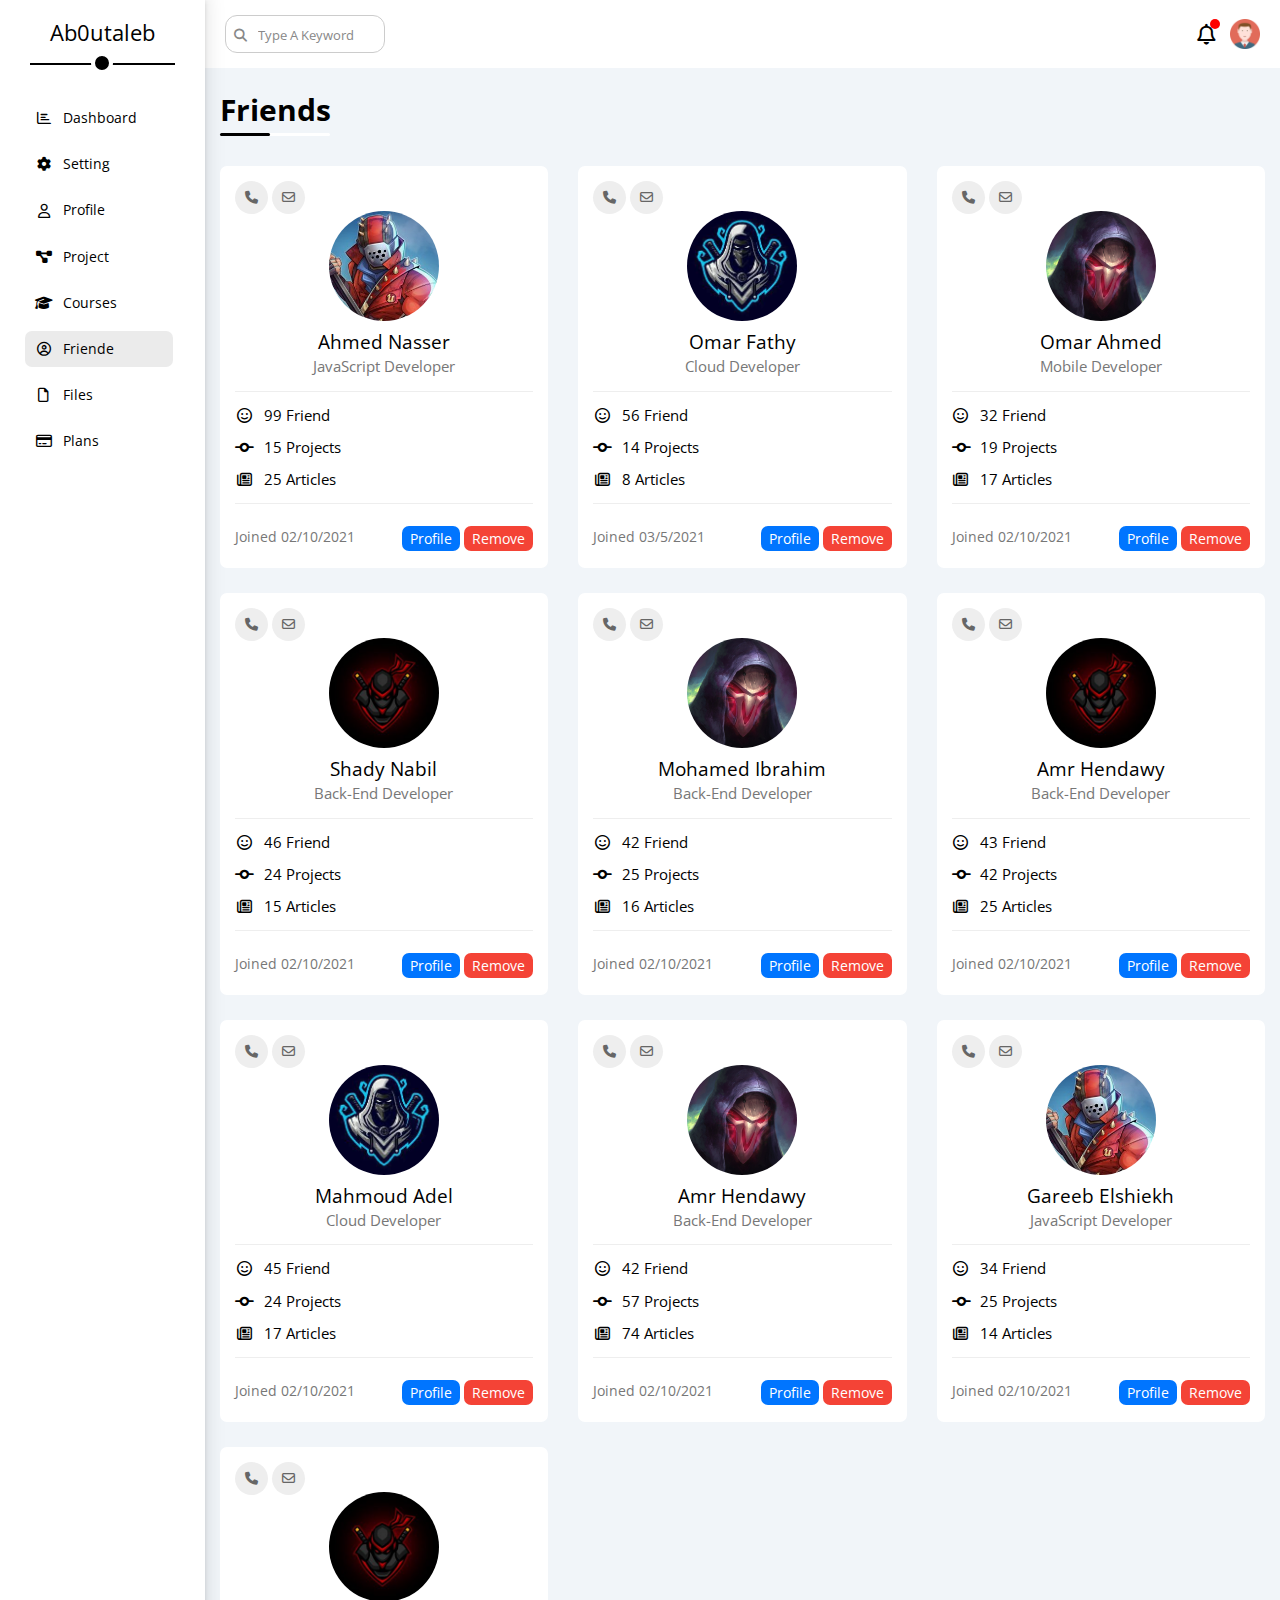
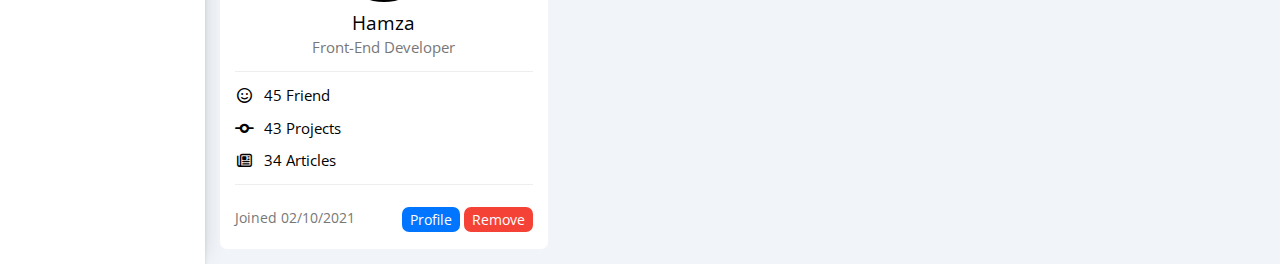
<file: friende.html>
<!DOCTYPE html>
<html lang="en">

<head>
    <meta charset="UTF-8">
    <meta name="viewport" content="width=device-width, initial-scale=1.0">
    <title>Dashboard</title>
    <link rel="stylesheet" href="css/all.min.css">
    <link rel="stylesheet" href="css/master.css">
    <link rel="stylesheet" href="css/normalize.css">
    <link rel="preconnect" href="https://fonts.googleapis.com">
    <link rel="preconnect" href="https://fonts.gstatic.com" crossorigin="">
    <link href="https://fonts.googleapis.com/css2?family=Open+Sans:wght@300;500&amp;display=swap" rel="stylesheet">
</head>

<body>
    <!-- Start List -->
    <div class="main-list">
        <div class="logo">Ab0utaleb</div>
        <ul>
            <li><a href="index.html"><i class="fa-regular fa-chart-bar fa-fw"></i><span>Dashboard</span></a></li>
            <li><a href="settimg.html"><i class="fa-solid fa-gear fa-fw"></i><span>Setting</span></a></li>
            <li><a href="profile.html"><i class="fa-regular fa-user fa-fw"></i><span>Profile</span></a></li>
            <li><a href="projucts.html"><i class="fa-solid fa-diagram-project fa-fw"></i><span>Project</span></a></li>
            <li><a href="courses.html"><i class="fa-solid fa-graduation-cap fa-fw"></i><span>Courses</span></a></li>
            <li><a href="" class="active"><i class="fa-regular fa-circle-user fa-fw"></i><span>Friende</span></a></li>
            <li><a href="files.html"><i class="fa-regular fa-file fa-fw"></i><span>Files</span></a></li>
            <li><a href="Plans.html"><i class="fa-regular fa-credit-card fa-fw"></i><span>Plans</span></a></li>
        </ul>
    </div>
    <!-- End List -->

    <!-- Start p6-content -->
    <div class="p6">
        <div class="main-search">
            <div class="search">
                <i class="fa-solid fa-magnifying-glass"></i>
                <input type="text" placeholder="Type A Keyword">
            </div>
            <div class="search-logo">
                <i class="fa-regular fa-bell"></i>
                <img src="imgs/avatar.png" alt="">
            </div>
        </div>
        <div class="p6-main-content">
            <h1 class="p-head">Friends</h1>
            <div class="Th-row">
                <div class="Th-box">
                    <div class="icons">
                        <i class="fa-solid fa-phone"></i>
                        <i class="fa-regular fa-envelope"></i>
                    </div>
                    <img src="imgs/friend-01.jpg" alt="">
                    <h3>Ahmed Nasser</h3>
                    <span>JavaScript Developer</span>
                    <div class="info">
                        <p><i class="fa-regular fa-face-smile fa-fw"></i>99 Friend</p>
                        <p><i class="fa-solid fa-code-commit fa-fw"></i>15 Projects</p>
                        <p><i class="fa-regular fa-newspaper fa-fw"></i>25 Articles</p>
                    </div>
                    <div class="footer">
                        <span>Joined 02/10/2021</span>
                        <div class="links">
                            <a href="profile.html">Profile</a>
                            <a href="">Remove</a>
                        </div>
                    </div>
                </div>
                <div class="Th-box">
                    <div class="icons">
                        <i class="fa-solid fa-phone"></i>
                        <i class="fa-regular fa-envelope"></i>
                    </div>
                    <img src="imgs/friend-02.jpg" alt="">
                    <h3>Omar Fathy</h3>
                    <span>Cloud Developer</span>
                    <div class="info">
                        <p><i class="fa-regular fa-face-smile fa-fw"></i>56 Friend</p>
                        <p><i class="fa-solid fa-code-commit fa-fw"></i>14 Projects</p>
                        <p><i class="fa-regular fa-newspaper fa-fw"></i>8 Articles</p>
                    </div>
                    <div class="footer">
                        <span>Joined 03/5/2021</span>
                        <div class="links">
                            <a href="profile.html">Profile</a>
                            <a href="">Remove</a>
                        </div>
                    </div>
                </div>
                <div class="Th-box">
                    <div class="icons">
                        <i class="fa-solid fa-phone"></i>
                        <i class="fa-regular fa-envelope"></i>
                    </div>
                    <img src="imgs/friend-03.jpg" alt="">
                    <h3>Omar Ahmed</h3>
                    <span>Mobile Developer</span>
                    <div class="info">
                        <p><i class="fa-regular fa-face-smile fa-fw"></i>32 Friend</p>
                        <p><i class="fa-solid fa-code-commit fa-fw"></i>19 Projects</p>
                        <p><i class="fa-regular fa-newspaper fa-fw"></i>17 Articles</p>
                    </div>
                    <div class="footer">
                        <span>Joined 02/10/2021</span>
                        <div class="links">
                            <a href="profile.html">Profile</a>
                            <a href="">Remove</a>
                        </div>
                    </div>
                </div>
                <div class="Th-box">
                    <div class="icons">
                        <i class="fa-solid fa-phone"></i>
                        <i class="fa-regular fa-envelope"></i>
                    </div>
                    <img src="imgs/friend-04.jpg" alt="">
                    <h3>Shady Nabil</h3>
                    <span>Back-End Developer</span>
                    <div class="info">
                        <p><i class="fa-regular fa-face-smile fa-fw"></i>46 Friend</p>
                        <p><i class="fa-solid fa-code-commit fa-fw"></i>24 Projects</p>
                        <p><i class="fa-regular fa-newspaper fa-fw"></i>15 Articles</p>
                    </div>
                    <div class="footer">
                        <span>Joined 02/10/2021</span>
                        <div class="links">
                            <a href="profile.html">Profile</a>
                            <a href="">Remove</a>
                        </div>
                    </div>
                </div>
                <div class="Th-box">
                    <div class="icons">
                        <i class="fa-solid fa-phone"></i>
                        <i class="fa-regular fa-envelope"></i>
                    </div>
                    <img src="imgs/friend-03.jpg" alt="">
                    <h3>Mohamed Ibrahim</h3>
                    <span>Back-End Developer</span>
                    <div class="info">
                        <p><i class="fa-regular fa-face-smile fa-fw"></i>42 Friend</p>
                        <p><i class="fa-solid fa-code-commit fa-fw"></i>25 Projects</p>
                        <p><i class="fa-regular fa-newspaper fa-fw"></i>16 Articles</p>
                    </div>
                    <div class="footer">
                        <span>Joined 02/10/2021</span>
                        <div class="links">
                            <a href="profile.html">Profile</a>
                            <a href="">Remove</a>
                        </div>
                    </div>
                </div>
                <div class="Th-box">
                    <div class="icons">
                        <i class="fa-solid fa-phone"></i>
                        <i class="fa-regular fa-envelope"></i>
                    </div>
                    <img src="imgs/friend-04.jpg" alt="">
                    <h3>Amr Hendawy</h3>
                    <span>Back-End Developer</span>
                    <div class="info">
                        <p><i class="fa-regular fa-face-smile fa-fw"></i>43 Friend</p>
                        <p><i class="fa-solid fa-code-commit fa-fw"></i>42 Projects</p>
                        <p><i class="fa-regular fa-newspaper fa-fw"></i>25 Articles</p>
                    </div>
                    <div class="footer">
                        <span>Joined 02/10/2021</span>
                        <div class="links">
                            <a href="profile.html">Profile</a>
                            <a href="">Remove</a>
                        </div>
                    </div>
                </div>
                <div class="Th-box">
                    <div class="icons">
                        <i class="fa-solid fa-phone"></i>
                        <i class="fa-regular fa-envelope"></i>
                    </div>
                    <img src="imgs/friend-02.jpg" alt="">
                    <h3>Mahmoud Adel</h3>
                    <span>Cloud Developer</span>
                    <div class="info">
                        <p><i class="fa-regular fa-face-smile fa-fw"></i>45 Friend</p>
                        <p><i class="fa-solid fa-code-commit fa-fw"></i>24 Projects</p>
                        <p><i class="fa-regular fa-newspaper fa-fw"></i>17 Articles</p>
                    </div>
                    <div class="footer">
                        <span>Joined 02/10/2021</span>
                        <div class="links">
                            <a href="profile.html">Profile</a>
                            <a href="">Remove</a>
                        </div>
                    </div>
                </div>
                <div class="Th-box">
                    <div class="icons">
                        <i class="fa-solid fa-phone"></i>
                        <i class="fa-regular fa-envelope"></i>
                    </div>
                    <img src="imgs/friend-03.jpg" alt="">
                    <h3>Amr Hendawy</h3>
                    <span>Back-End Developer</span>
                    <div class="info">
                        <p><i class="fa-regular fa-face-smile fa-fw"></i>42 Friend</p>
                        <p><i class="fa-solid fa-code-commit fa-fw"></i>57 Projects</p>
                        <p><i class="fa-regular fa-newspaper fa-fw"></i>74 Articles</p>
                    </div>
                    <div class="footer">
                        <span>Joined 02/10/2021</span>
                        <div class="links">
                            <a href="profile.html">Profile</a>
                            <a href="">Remove</a>
                        </div>
                    </div>
                </div>
                <div class="Th-box">
                    <div class="icons">
                        <i class="fa-solid fa-phone"></i>
                        <i class="fa-regular fa-envelope"></i>
                    </div>
                    <img src="imgs/friend-01.jpg" alt="">
                    <h3>Gareeb Elshiekh</h3>
                    <span>JavaScript Developer</span>
                    <div class="info">
                        <p><i class="fa-regular fa-face-smile fa-fw"></i>34 Friend</p>
                        <p><i class="fa-solid fa-code-commit fa-fw"></i>25 Projects</p>
                        <p><i class="fa-regular fa-newspaper fa-fw"></i>14 Articles</p>
                    </div>
                    <div class="footer">
                        <span>Joined 02/10/2021</span>
                        <div class="links">
                            <a href="profile.html">Profile</a>
                            <a href="">Remove</a>
                        </div>
                    </div>
                </div>
                <div class="Th-box">
                    <div class="icons">
                        <i class="fa-solid fa-phone"></i>
                        <i class="fa-regular fa-envelope"></i>
                    </div>
                    <img src="imgs/friend-04.jpg" alt="">
                    <h3>Hamza</h3>
                    <span>Front-End Developer</span>
                    <div class="info">
                        <p><i class="fa-regular fa-face-smile fa-fw"></i>45 Friend</p>
                        <p><i class="fa-solid fa-code-commit fa-fw"></i>43 Projects</p>
                        <p><i class="fa-regular fa-newspaper fa-fw"></i>34 Articles</p>
                    </div>
                    <div class="footer">
                        <span>Joined 02/10/2021</span>
                        <div class="links">
                            <a href="profile.html">Profile</a>
                            <a href="">Remove</a>
                        </div>
                    </div>
                </div>
            </div>
        </div>
    </div>
    <!-- End p6-content -->
</body>
</file>
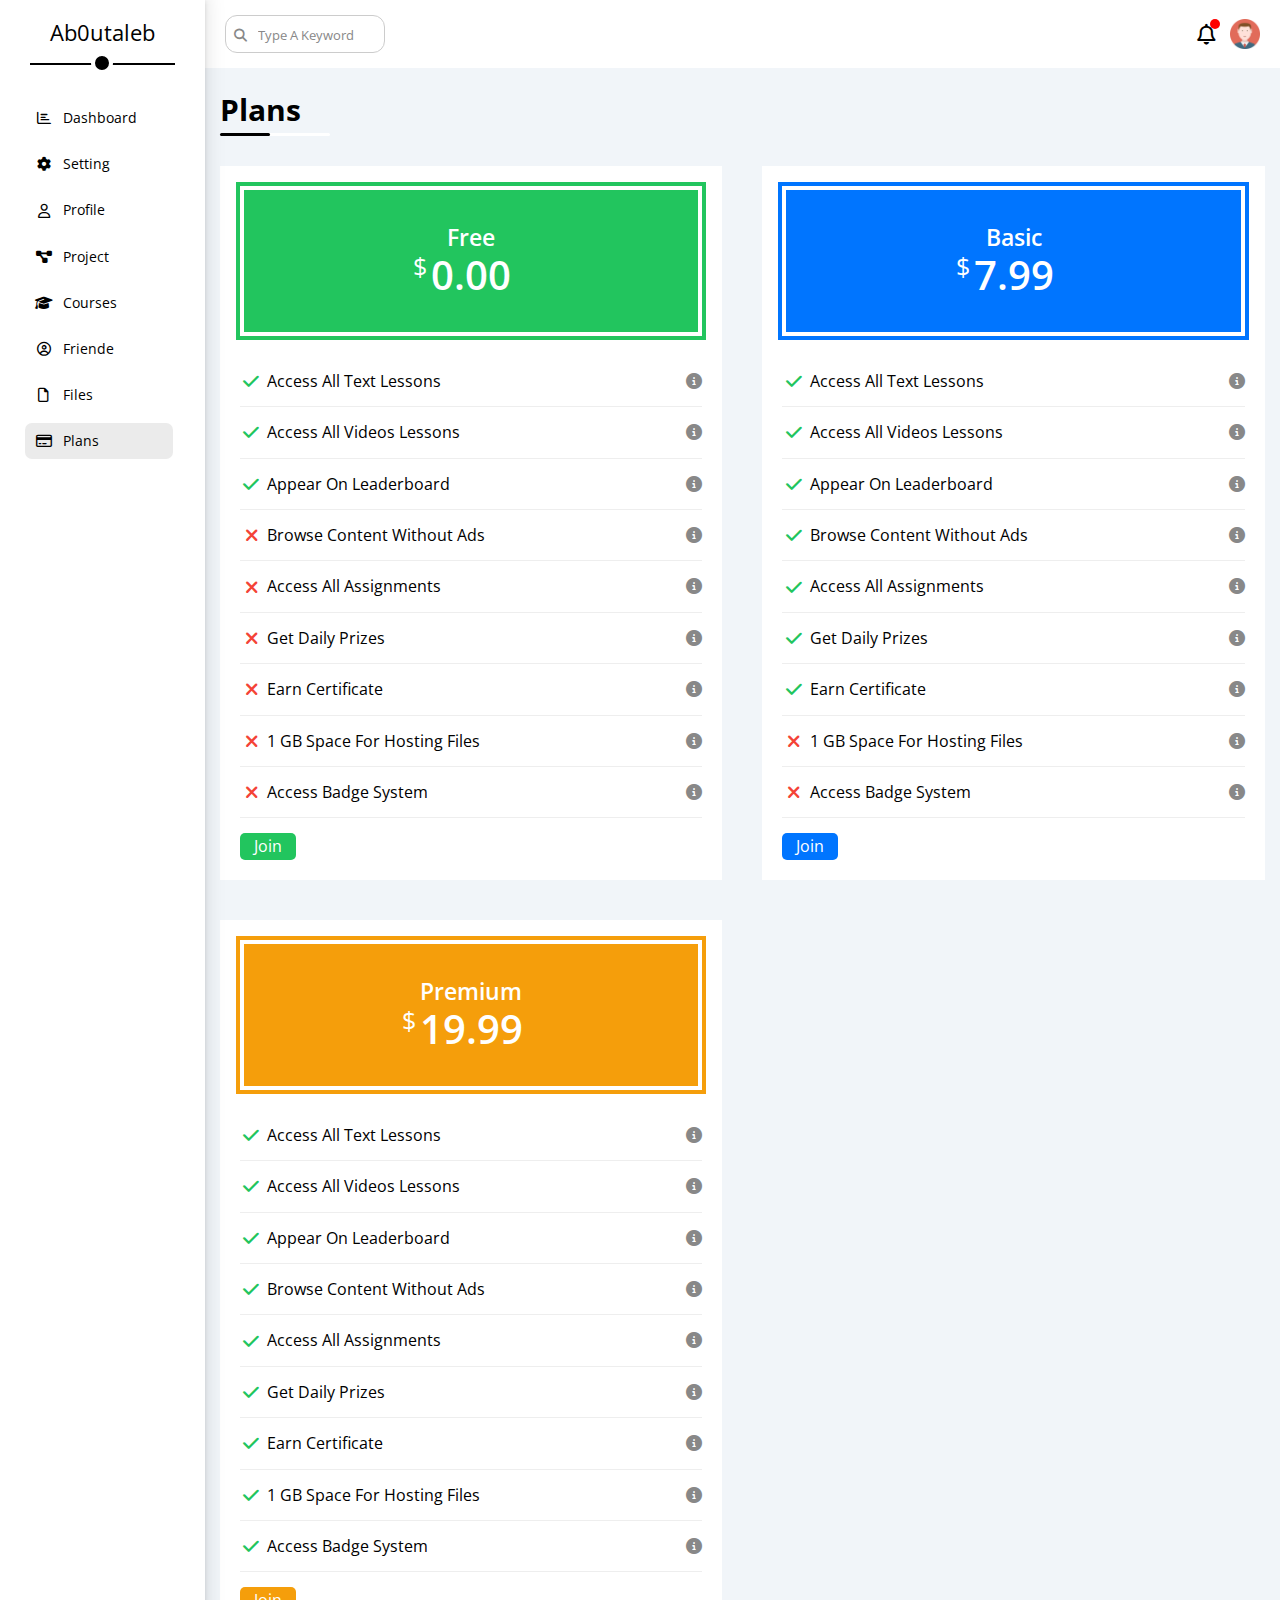
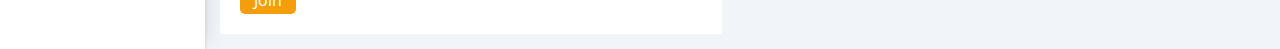
<file: Plans.html>
<!DOCTYPE html>
<html lang="en">

<head>
    <meta charset="UTF-8">
    <meta name="viewport" content="width=device-width, initial-scale=1.0">
    <title>Dashboard</title>
    <link rel="stylesheet" href="css/all.min.css">
    <link rel="stylesheet" href="css/master.css">
    <link rel="stylesheet" href="css/normalize.css">
    <link rel="preconnect" href="https://fonts.googleapis.com">
    <link rel="preconnect" href="https://fonts.gstatic.com" crossorigin="">
    <link href="https://fonts.googleapis.com/css2?family=Open+Sans:wght@300;500&amp;display=swap" rel="stylesheet">
</head>

<body>
    <!-- Start List -->
    <div class="main-list">
        <div class="logo">Ab0utaleb</div>
        <ul>
            <li><a href="index.html"><i class="fa-regular fa-chart-bar fa-fw"></i><span>Dashboard</span></a></li>
            <li><a href="settimg.html"><i class="fa-solid fa-gear fa-fw"></i><span>Setting</span></a></li>
            <li><a href="profile.html"><i class="fa-regular fa-user fa-fw"></i><span>Profile</span></a></li>
            <li><a href="projucts.html"><i class="fa-solid fa-diagram-project fa-fw"></i><span>Project</span></a></li>
            <li><a href="courses.html"><i class="fa-solid fa-graduation-cap fa-fw"></i><span>Courses</span></a></li>
            <li><a href="friende.html"><i class="fa-regular fa-circle-user fa-fw"></i><span>Friende</span></a></li>
            <li><a href="files.html"><i class="fa-regular fa-file fa-fw"></i><span>Files</span></a></li>
            <li><a href="" class="active"><i class="fa-regular fa-credit-card fa-fw"></i><span>Plans</span></a>
            </li>
        </ul>
    </div>
    <!-- End List -->

    <!-- Start p8-content -->
    <div class="p8">
        <div class="main-search">
            <div class="search">
                <i class="fa-solid fa-magnifying-glass"></i>
                <input type="text" placeholder="Type A Keyword">
            </div>
            <div class="search-logo">
                <i class="fa-regular fa-bell"></i>
                <img src="imgs/avatar.png" alt="">
            </div>
        </div>
        <div class="p8-main-content">
            <h1 class="p-head">Plans</h1>
            <div class="contain">
                <div class="big-box">
                    <div class="box">
                        <div class="price">
                            <p>Free</p>
                            <p><span>$</span>0.00</p>
                        </div>
                        <div class="info">
                            <div>
                                <span>
                                    <i class="fa-solid fa-check fa-fw yes "></i>
                                    <p>Access All Text Lessons</p>
                                </span>
                                <span><i class="fa-solid fa-circle-info help"></i></span>
                            </div>
                            <div>
                                <span>
                                    <i class="fa-solid fa-check fa-fw yes "></i>
                                    <p>Access All Videos Lessons</p>
                                </span>
                                <span><i class="fa-solid fa-circle-info help"></i></span>
                            </div>
                            <div>
                                <span>
                                    <i class="fa-solid fa-check fa-fw yes "></i>
                                    <p>Appear On Leaderboard</p>
                                </span>
                                <span><i class="fa-solid fa-circle-info help"></i></span>
                            </div>
                            <div>
                                <span>
                                    <i class="fa-solid fa-xmark fa-fw"></i>
                                    <p>Browse Content Without Ads</p>
                                </span>
                                <span><i class="fa-solid fa-circle-info help"></i></span>
                            </div>
                            <div>
                                <span>
                                    <i class="fa-solid fa-xmark fa-fw"></i>
                                    <p>Access All Assignments</p>
                                </span>
                                <span><i class="fa-solid fa-circle-info help"></i></span>
                            </div>
                            <div>
                                <span>
                                    <i class="fa-solid fa-xmark fa-fw"></i>
                                    <p> Get Daily Prizes</p>
                                </span>
                                <span><i class="fa-solid fa-circle-info help"></i></span>
                            </div>
                            <div>
                                <span>
                                    <i class="fa-solid fa-xmark fa-fw"></i>
                                    <p> Earn Certificate</p>
                                </span>
                                <span><i class="fa-solid fa-circle-info help"></i></span>
                            </div>
                            <div>
                                <span>
                                    <i class="fa-solid fa-xmark fa-fw"></i>
                                    <p> 1 GB Space For Hosting Files</p>
                                </span>
                                <span><i class="fa-solid fa-circle-info help"></i></span>
                            </div>
                            <div>
                                <span>
                                    <i class="fa-solid fa-xmark fa-fw"></i>
                                    <p> Access Badge System</p>
                                </span>
                                <span><i class="fa-solid fa-circle-info help"></i></span>
                            </div>
                            <button>Join</button>
                        </div>
                    </div>
                </div>
                <div class="big-box">
                    <div class="box">
                        <div class="price">
                            <p>Basic</p>
                            <p><span>$</span>7.99</p>
                        </div>
                        <div class="info">
                            <div>
                                <span>
                                    <i class="fa-solid fa-check fa-fw yes "></i>
                                    <p>Access All Text Lessons</p>
                                </span>
                                <span><i class="fa-solid fa-circle-info help"></i></span>
                            </div>
                            <div>
                                <span>
                                    <i class="fa-solid fa-check fa-fw yes "></i>
                                    <p>Access All Videos Lessons</p>
                                </span>
                                <span><i class="fa-solid fa-circle-info help"></i></span>
                            </div>
                            <div>
                                <span>
                                    <i class="fa-solid fa-check fa-fw yes "></i>
                                    <p>Appear On Leaderboard</p>
                                </span>
                                <span><i class="fa-solid fa-circle-info help"></i></span>
                            </div>
                            <div>
                                <span>
                                    <i class="fa-solid fa-check fa-fw yes "></i>
                                    <p>Browse Content Without Ads</p>
                                </span>
                                <span><i class="fa-solid fa-circle-info help"></i></span>
                            </div>
                            <div>
                                <span>
                                    <i class="fa-solid fa-check fa-fw yes "></i>
                                    <p>Access All Assignments</p>
                                </span>
                                <span><i class="fa-solid fa-circle-info help"></i></span>
                            </div>
                            <div>
                                <span>
                                    <i class="fa-solid fa-check fa-fw yes "></i>
                                    <p> Get Daily Prizes</p>
                                </span>
                                <span><i class="fa-solid fa-circle-info help"></i></span>
                            </div>
                            <div>
                                <span>
                                    <i class="fa-solid fa-check fa-fw yes "></i>
                                    <p> Earn Certificate</p>
                                </span>
                                <span><i class="fa-solid fa-circle-info help"></i></span>
                            </div>
                            <div>
                                <span>
                                    <i class="fa-solid fa-xmark fa-fw"></i>
                                    <p> 1 GB Space For Hosting Files</p>
                                </span>
                                <span><i class="fa-solid fa-circle-info help"></i></span>
                            </div>
                            <div>
                                <span>
                                    <i class="fa-solid fa-xmark fa-fw"></i>
                                    <p> Access Badge System</p>
                                </span>
                                <span><i class="fa-solid fa-circle-info help"></i></span>
                            </div>
                            <button>Join</button>
                        </div>
                    </div>
                </div>
                <div class="big-box">
                    <div class="box">
                        <div class="price">
                            <p>Premium</p>
                            <p><span>$</span>19.99</p>
                        </div>
                        <div class="info">
                            <div>
                                <span>
                                    <i class="fa-solid fa-check fa-fw yes "></i>
                                    <p>Access All Text Lessons</p>
                                </span>
                                <span><i class="fa-solid fa-circle-info help"></i></span>
                            </div>
                            <div>
                                <span>
                                    <i class="fa-solid fa-check fa-fw yes "></i>
                                    <p>Access All Videos Lessons</p>
                                </span>
                                <span><i class="fa-solid fa-circle-info help"></i></span>
                            </div>
                            <div>
                                <span>
                                    <i class="fa-solid fa-check fa-fw yes "></i>
                                    <p>Appear On Leaderboard</p>
                                </span>
                                <span><i class="fa-solid fa-circle-info help"></i></span>
                            </div>
                            <div>
                                <span>
                                    <i class="fa-solid fa-check fa-fw yes "></i>
                                    <p>Browse Content Without Ads</p>
                                </span>
                                <span><i class="fa-solid fa-circle-info help"></i></span>
                            </div>
                            <div>
                                <span>
                                    <i class="fa-solid fa-check fa-fw yes "></i>
                                    <p>Access All Assignments</p>
                                </span>
                                <span><i class="fa-solid fa-circle-info help"></i></span>
                            </div>
                            <div>
                                <span>
                                    <i class="fa-solid fa-check fa-fw yes "></i>
                                    <p> Get Daily Prizes</p>
                                </span>
                                <span><i class="fa-solid fa-circle-info help"></i></span>
                            </div>
                            <div>
                                <span>
                                    <i class="fa-solid fa-check fa-fw yes "></i>
                                    <p> Earn Certificate</p>
                                </span>
                                <span><i class="fa-solid fa-circle-info help"></i></span>
                            </div>
                            <div>
                                <span>
                                    <i class="fa-solid fa-check fa-fw yes "></i>
                                    <p> 1 GB Space For Hosting Files</p>
                                </span>
                                <span><i class="fa-solid fa-circle-info help"></i></span>
                            </div>
                            <div>
                                <span>
                                    <i class="fa-solid fa-check fa-fw yes "></i>
                                    <p> Access Badge System</p>
                                </span>
                                <span><i class="fa-solid fa-circle-info help"></i></span>
                            </div>
                            <button>Join</button>
                        </div>
                    </div>
                </div>
            </div>

        </div>
    </div>

</body>
</file>
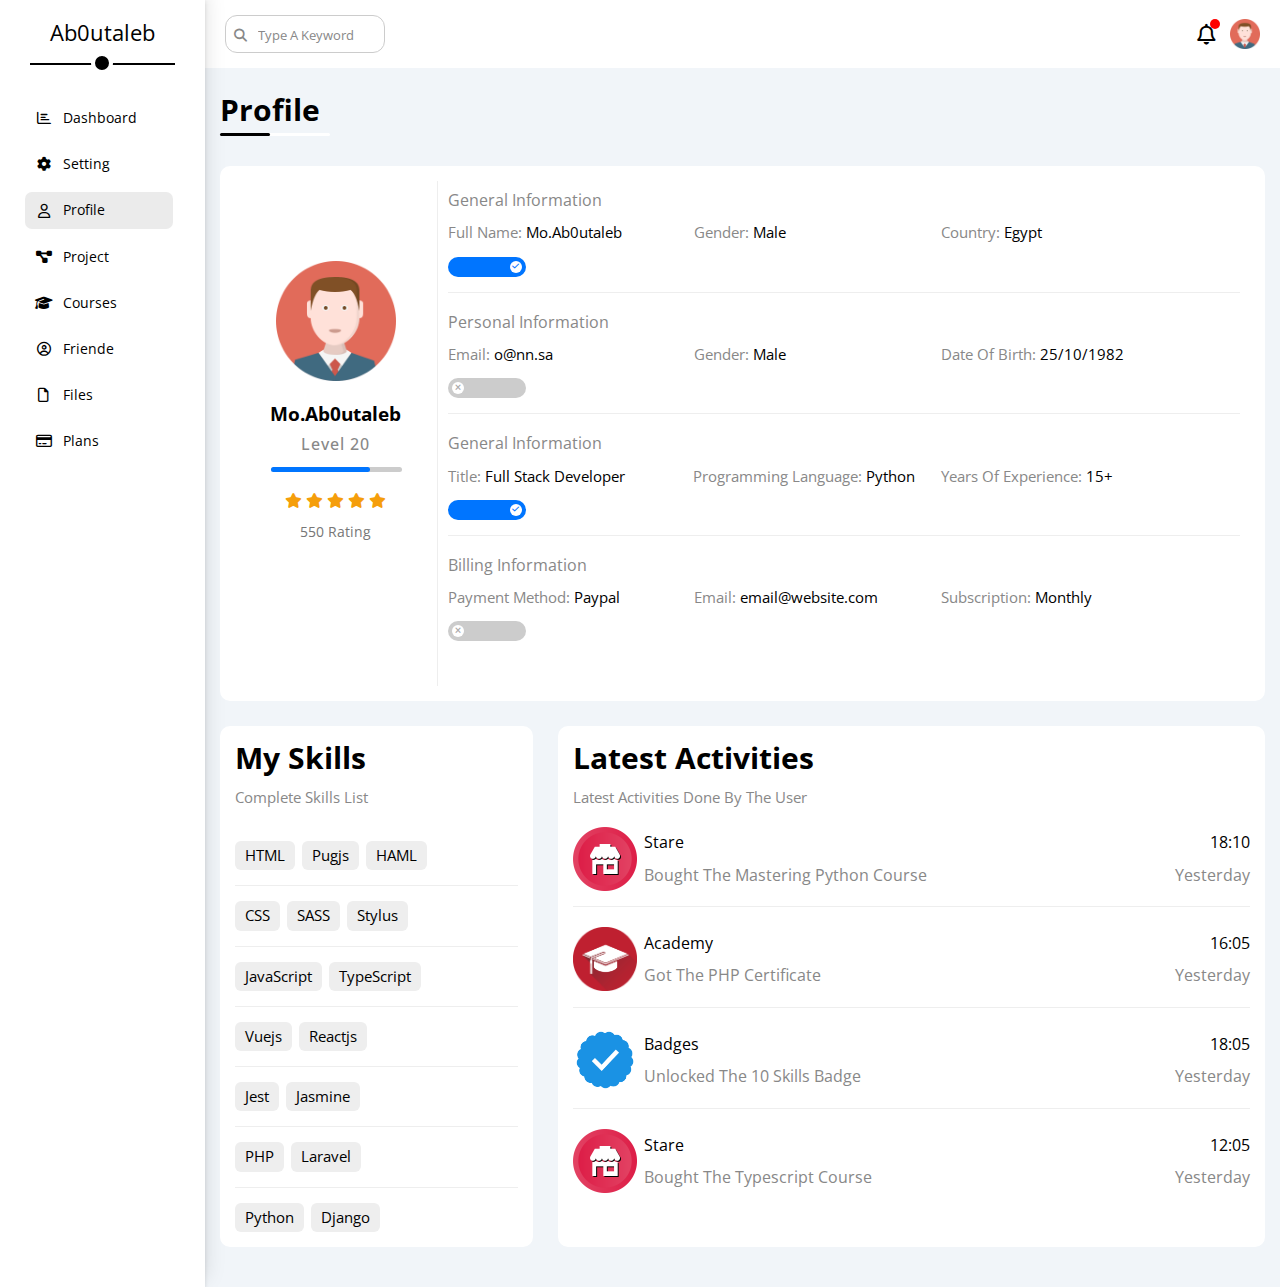
<file: profile.html>
<!DOCTYPE html>
<html lang="en">

<head>
    <meta charset="UTF-8" />
    <meta name="viewport" content="width=device-width, initial-scale=1.0" />
    <title>Setting</title>
    <link rel="stylesheet" href="css/all.min.css" />
    <link rel="stylesheet" href="css/master.css" />
    <link rel="stylesheet" href="css/normalize.css" />
    <link rel="preconnect" href="https://fonts.googleapis.com" />
    <link rel="preconnect" href="https://fonts.gstatic.com" crossorigin="" />
    <link href="https://fonts.googleapis.com/css2?family=Open+Sans:wght@300;500&amp;display=swap" rel="stylesheet" />
</head>

<body>
    <!-- Start List -->
    <div class="main-list">
        <div class="logo">Ab0utaleb</div>
        <ul>
            <li><a href="index.html"><i class="fa-regular fa-chart-bar fa-fw"></i><span>Dashboard</span></a></li>
            <li><a href="settimg.html"><i class="fa-solid fa-gear fa-fw"></i><span>Setting</span></a></li>
            <li><a href="" class="active"><i class="fa-regular fa-user fa-fw"></i><span>Profile</span></a></li>
            <li><a href="projucts.html"><i class="fa-solid fa-diagram-project fa-fw"></i><span>Project</span></a></li>
            <li><a href="courses.html"><i class="fa-solid fa-graduation-cap fa-fw"></i><span>Courses</span></a></li>
            <li><a href="friende.html"><i class="fa-regular fa-circle-user fa-fw"></i><span>Friende</span></a></li>
            <li><a href="files.html"><i class="fa-regular fa-file fa-fw"></i><span>Files</span></a></li>
            <li><a href="Plans.html"><i class="fa-regular fa-credit-card fa-fw"></i><span>Plans</span></a></li>
        </ul>
    </div>
    <!-- End List -->

    <!-- Start p3-content -->
    <div class="p3">
        <div class="main-search">
            <div class="search">
                <i class="fa-solid fa-magnifying-glass"></i>
                <input type="text" placeholder="Type A Keyword">
            </div>
            <div class="search-logo">
                <i class="fa-regular fa-bell"></i>
                <img src="imgs/avatar.png" alt="">
            </div>
        </div>
        <div class="p3-main-content">
            <h1 class="p-head">Profile</h1>
            <!-- Start row-1 -->
            <div class="row-1">
                <div class="bad-box">
                    <div class="avater">
                        <img src="imgs/avatar.png" alt="">
                        <h3>Mo.Ab0utaleb</h3>
                        <h4>Level 20</h4>
                        <div class="level"></div>
                        <div class="stars">
                            <i class="fa-solid fa-star c-orange fs-13"></i>
                            <i class="fa-solid fa-star c-orange fs-13"></i>
                            <i class="fa-solid fa-star c-orange fs-13"></i>
                            <i class="fa-solid fa-star c-orange fs-13"></i>
                            <i class="fa-solid fa-star c-orange fs-13"></i>
                        </div>
                        <span>550 Rating</span>
                    </div>
                    <div class="main-info">
                        <div>
                            <h4>General Information</h4>
                            <div class="text">
                                <p>
                                    <span>Full Name:</span> Mo.Ab0utaleb
                                </p>
                                <p>
                                    <span>Gender:</span> Male
                                </p>
                                <p>
                                    <span>Country: </span> Egypt
                                </p>
                            </div>
                            <label>
                                <input type="checkbox" class="toggle-checkbox" checked>
                                <div class="toggle-switch"></div>
                            </label>
                        </div>
                        <div>
                            <h4>Personal Information</h4>
                            <div class="text">
                                <p>
                                    <span>Email:</span> o@nn.sa
                                </p>
                                <p>
                                    <span>Gender:</span> Male
                                </p>
                                <p>
                                    <span>Date Of Birth: </span> 25/10/1982
                                </p>
                            </div>
                            <label>
                                <input type="checkbox" class="toggle-checkbox">
                                <div class="toggle-switch"></div>
                            </label>
                        </div>
                        <div>
                            <h4>General Information</h4>
                            <div class="text">
                                <p>
                                    <span>Title:</span> Full Stack Developer
                                </p>
                                <p>
                                    <span>Programming Language:</span> Python
                                </p>
                                <p>
                                    <span>Years Of Experience:</span> 15+
                                </p>
                            </div>
                            <label>
                                <input type="checkbox" class="toggle-checkbox" checked>
                                <div class="toggle-switch"></div>
                            </label>
                        </div>
                        <div>
                            <h4>Billing Information</h4>
                            <div class="text">
                                <p>
                                    <span>Payment Method:</span> Paypal
                                </p>
                                <p>
                                    <span>Email:</span> email@website.com
                                </p>
                                <p>
                                    <span>Subscription:</span> Monthly
                                </p>
                            </div>
                            <label>
                                <input type="checkbox" class="toggle-checkbox">
                                <div class="toggle-switch"></div>
                            </label>
                        </div>
                    </div>
                </div>
            </div>
            <!-- End row-1 -->

            <!-- Start row2 -->
            <div class="row-2">
                <div class="bad-box-1">
                    <h3>My Skills</h3>
                    <p>Complete Skills List</p>
                    <div class="contain">
                        <p>HTML</p>
                        <p>Pugjs</p>
                        <p>HAML</p>
                    </div>
                    <div class="contain">
                        <p>CSS</p>
                        <p>SASS</p>
                        <p>Stylus</p>
                    </div>
                    <div class="contain">
                        <p>JavaScript</p>
                        <p>TypeScript</p>
                    </div>
                    <div class="contain">
                        <p>Vuejs</p>
                        <p>Reactjs</p>
                    </div>
                    <div class="contain">
                        <p>Jest</p>
                        <p>Jasmine</p>
                    </div>
                    <div class="contain">
                        <p>PHP</p>
                        <p>Laravel</p>
                    </div>
                    <div class="contain">
                        <p>Python</p>
                        <p>Django</p>
                    </div>
                </div>
                <div class="bad-box-2">
                    <h3>Latest Activities</h3>
                    <p>Latest Activities Done By The User</p>
                    <div class="contain">
                        <img src="imgs/activity-01.png" alt="">
                        <div class="box">
                            <div class="text">
                                <span>Stare</span>
                                <span>18:10</span>
                            </div>
                            <div class="text">
                                <span>Bought The Mastering Python Course</span>
                                <span>Yesterday</span>
                            </div>
                        </div>
                    </div>
                    <div class="contain">
                        <img src="imgs/activity-02.png" alt="">
                        <div class="box">
                            <div class="text">
                                <span>Academy</span>
                                <span>16:05</span>
                            </div>
                            <div class="text">
                                <span>Got The PHP Certificate</span>
                                <span>Yesterday</span>
                            </div>
                        </div>
                    </div>
                    <div class="contain">
                        <img src="imgs/activity-03.png" alt="">
                        <div class="box">
                            <div class="text">
                                <span>Badges</span>
                                <span>18:05</span>
                            </div>
                            <div class="text">
                                <span>Unlocked The 10 Skills Badge</span>
                                <span>Yesterday</span>
                            </div>
                        </div>
                    </div>
                    <div class="contain">
                        <img src="imgs/activity-01.png" alt="">
                        <div class="box">
                            <div class="text">
                                <span>Stare</span>
                                <span>12:05</span>
                            </div>
                            <div class="text">
                                <span>Bought The Typescript Course</span>
                                <span>Yesterday</span>
                            </div>
                        </div>
                    </div>
                </div>
            </div>
            <!-- End row2 -->
        </div>
    </div>
    <!-- End p3-content -->
</body>
</file>
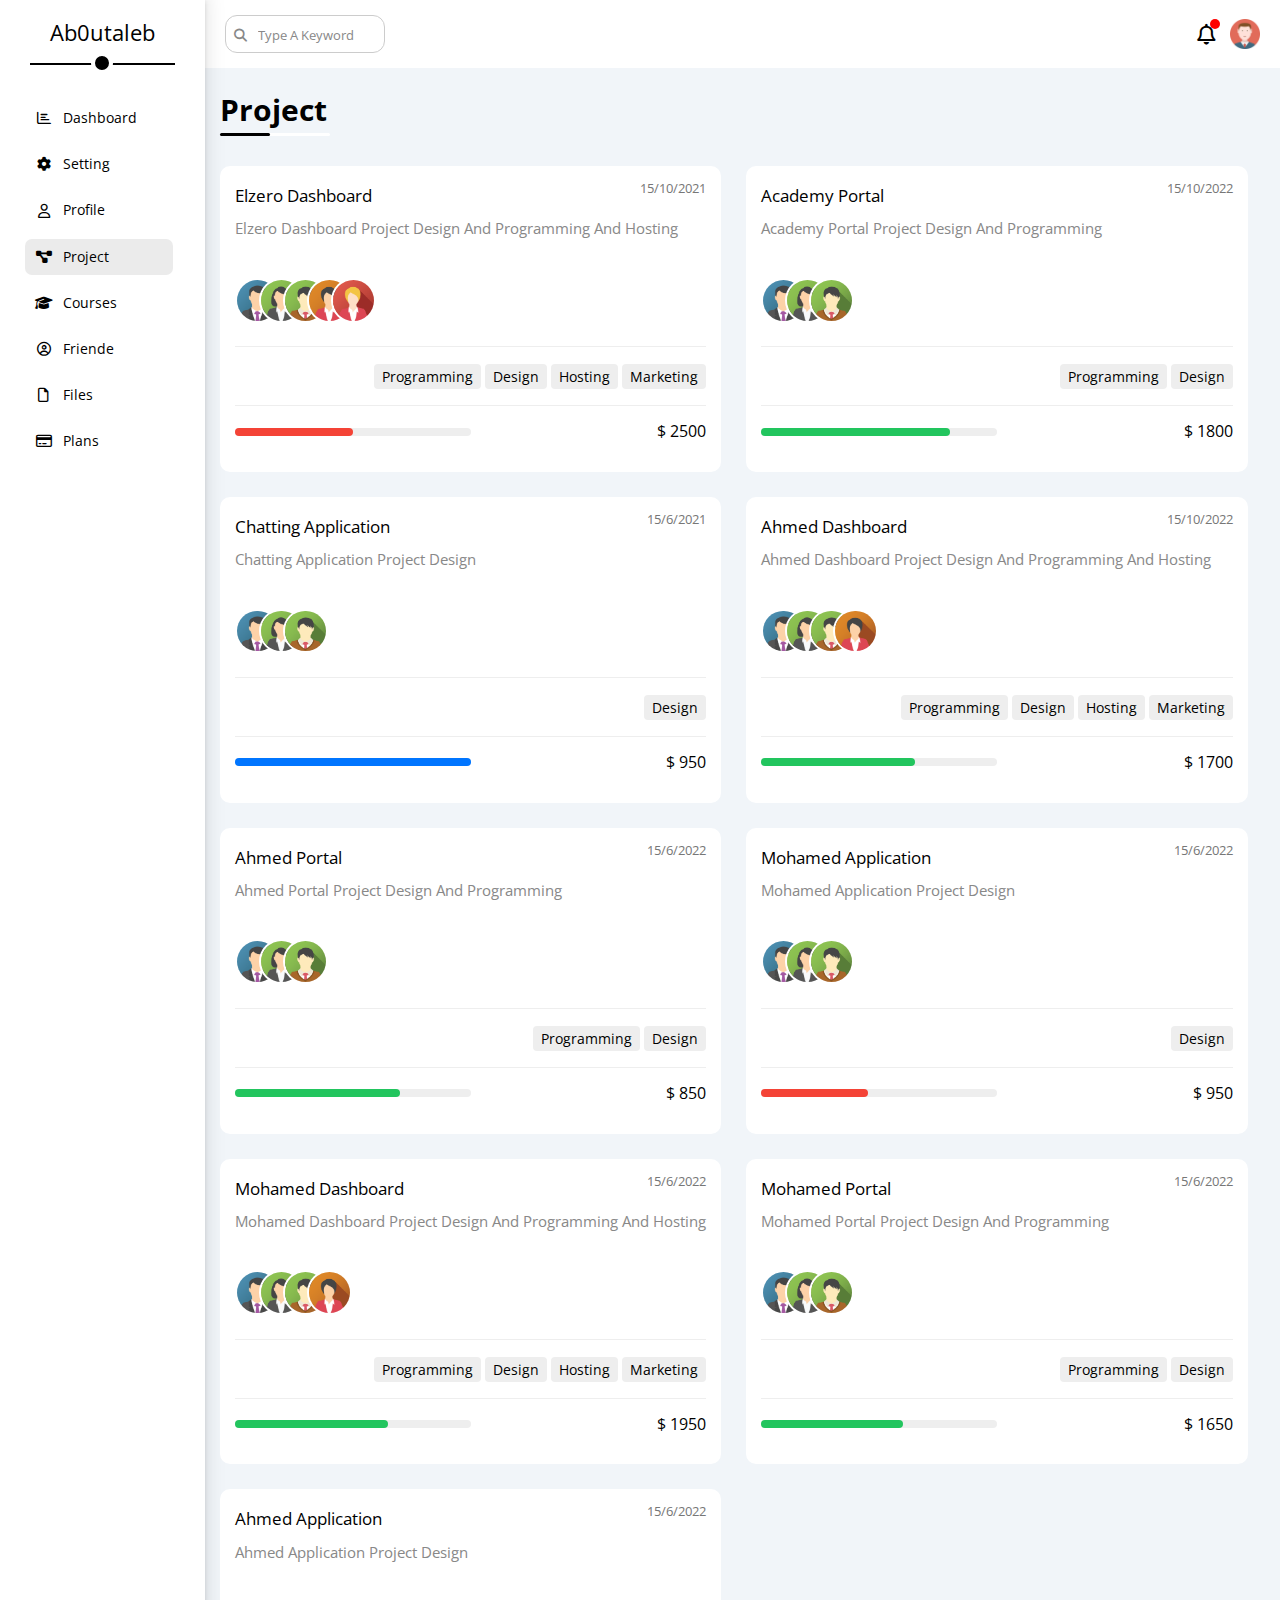
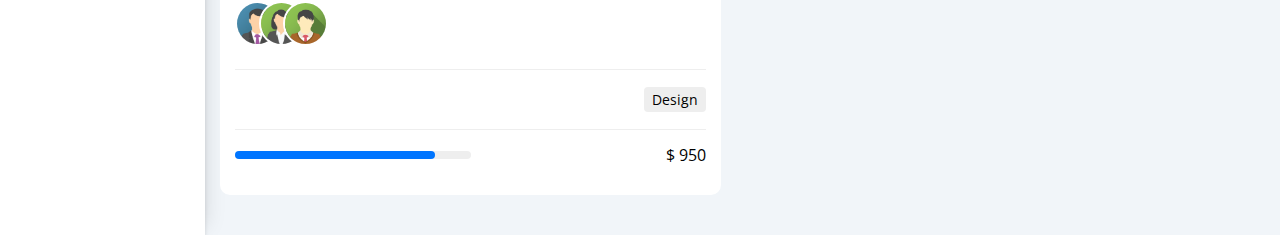
<file: projucts.html>
<!DOCTYPE html>
<html lang="en">

<head>
    <meta charset="UTF-8" />
    <meta name="viewport" content="width=device-width, initial-scale=1.0" />
    <title>Setting</title>
    <link rel="stylesheet" href="css/all.min.css" />
    <link rel="stylesheet" href="css/master.css" />
    <link rel="stylesheet" href="css/normalize.css" />
    <link rel="preconnect" href="https://fonts.googleapis.com" />
    <link rel="preconnect" href="https://fonts.gstatic.com" crossorigin="" />
    <link href="https://fonts.googleapis.com/css2?family=Open+Sans:wght@300;500&amp;display=swap" rel="stylesheet" />
</head>

<body>
    <!-- Start List -->
    <div class="main-list">
        <div class="logo">Ab0utaleb</div>
        <ul>
            <li><a href="index.html"><i class="fa-regular fa-chart-bar fa-fw"></i><span>Dashboard</span></a></li>
            <li><a href="settimg.html"><i class="fa-solid fa-gear fa-fw"></i><span>Setting</span></a></li>
            <li><a href="profile.html"><i class="fa-regular fa-user fa-fw"></i><span>Profile</span></a></li>
            <li><a href="" class="active"><i class="fa-solid fa-diagram-project fa-fw"></i><span>Project</span></a></li>
            <li><a href="courses.html"><i class="fa-solid fa-graduation-cap fa-fw"></i><span>Courses</span></a></li>
            <li><a href="friende.html"><i class="fa-regular fa-circle-user fa-fw"></i><span>Friende</span></a></li>
            <li><a href="files.html"><i class="fa-regular fa-file fa-fw"></i><span>Files</span></a></li>
            <li><a href="Plans.html"><i class="fa-regular fa-credit-card fa-fw"></i><span>Plans</span></a></li>
        </ul>
    </div>
    <!-- End List -->

    <!-- Start p4-content -->
    <div class="p4">
        <div class="main-search">
            <div class="search">
                <i class="fa-solid fa-magnifying-glass"></i>
                <input type="text" placeholder="Type A Keyword" />
            </div>
            <div class="search-logo">
                <i class="fa-regular fa-bell"></i>
                <img src="imgs/avatar.png" alt="" />
            </div>
        </div>
        <div class="p4-main-content">
            <h1 class="p-head">Project</h1>
            <div class="row-1">
                <div class="box-1">
                    <span>15/10/2021</span>
                    <h4>Elzero Dashboard</h4>
                    <h5>Elzero Dashboard Project Design And Programming And Hosting</h5>
                    <div class="imgs">
                        <img src="imgs/team-01.png" alt="">
                        <img src="imgs/team-02.png" alt="">
                        <img src="imgs/team-03.png" alt="">
                        <img src="imgs/team-04.png" alt="">
                        <img src="imgs/team-05.png" alt="">
                    </div>
                    <div class="contain">
                        <span>Programming</span>
                        <span>Design</span>
                        <span>Hosting</span>
                        <span>Marketing</span>
                    </div>
                    <div class="box">
                        <div class="rank"><span style="width: 50%;" </span></div>
                        <p>$ 2500</p>
                    </div>
                </div>
                <div class="box-2">
                    <span>15/10/2022</span>
                    <h4>Academy Portal</h4>
                    <h5>Academy Portal Project Design And Programming</h5>
                    <div class="imgs">
                        <img src="imgs/team-01.png" alt="">
                        <img src="imgs/team-02.png" alt="">
                        <img src="imgs/team-03.png" alt="">
                    </div>
                    <div class="contain">
                        <span>Programming</span>
                        <span>Design</span>
                    </div>
                    <div class="box">
                        <div class="rank"><span style="width: 80%;" </span></div>
                        <p>$ 1800</p>
                    </div>
                </div>
            </div>
            <div class="row-2">
                <div class="box-1">
                    <span>15/6/2021</span>
                    <h4>Chatting Application</h4>
                    <h5>Chatting Application Project Design</h5>
                    <div class="imgs">
                        <img src="imgs/team-01.png" alt="">
                        <img src="imgs/team-02.png" alt="">
                        <img src="imgs/team-03.png" alt="">
                    </div>
                    <div class="contain">
                        <span>Design</span>
                    </div>
                    <div class="box">
                        <div class="rank"><span style="width: 100%;" </span></div>
                        <p>$ 950</p>
                    </div>
                </div>
                <div class="box-2">
                    <span>15/10/2022</span>
                    <h4>Ahmed Dashboard</h4>
                    <h5>Ahmed Dashboard Project Design And Programming And Hosting</h5>
                    <div class="imgs">
                        <img src="imgs/team-01.png" alt="">
                        <img src="imgs/team-02.png" alt="">
                        <img src="imgs/team-03.png" alt="">
                        <img src="imgs/team-04.png" alt="">
                    </div>
                    <div class="contain">
                        <span>Programming</span>
                        <span>Design</span>
                        <span>Hosting</span>
                        <span>Marketing</span>
                    </div>
                    <div class="box">
                        <div class="rank"><span style="width: 65%;" </span></div>
                        <p>$ 1700</p>
                    </div>
                </div>
            </div>
            <div class="row-3">
                <div class="box-1">
                    <span>15/6/2022</span>
                    <h4>Ahmed Portal</h4>
                    <h5>Ahmed Portal Project Design And Programming </h5>
                    <div class="imgs">
                        <img src="imgs/team-01.png" alt="">
                        <img src="imgs/team-02.png" alt="">
                        <img src="imgs/team-03.png" alt="">
                    </div>
                    <div class="contain">
                        <span>Programming</span>
                        <span>Design</span>
                    </div>
                    <div class="box">
                        <div class="rank"><span style="width: 70%;" </span></div>
                        <p>$ 850</p>
                    </div>
                </div>
                <div class="box-2">
                    <span>15/6/2022</span>
                    <h4>Mohamed Application</h4>
                    <h5>Mohamed Application Project Design</h5>
                    <div class="imgs">
                        <img src="imgs/team-01.png" alt="">
                        <img src="imgs/team-02.png" alt="">
                        <img src="imgs/team-03.png" alt="">
                    </div>
                    <div class="contain">
                        <span>Design</span>
                    </div>
                    <div class="box">
                        <div class="rank"><span style="width: 45%;" </span></div>
                        <p>$ 950</p>
                    </div>
                </div>
            </div>
            <div class="row-4">
                <div class="box-1">
                    <span>15/6/2022</span>
                    <h4>Mohamed Dashboard</h4>
                    <h5>Mohamed Dashboard Project Design And Programming And Hosting </h5>
                    <div class="imgs">
                        <img src="imgs/team-01.png" alt="">
                        <img src="imgs/team-02.png" alt="">
                        <img src="imgs/team-03.png" alt="">
                        <img src="imgs/team-04.png" alt="">
                    </div>
                    <div class="contain">
                        <span>Programming</span>
                        <span>Design</span>
                        <span>Hosting</span>
                        <span>Marketing</span>
                    </div>
                    <div class="box">
                        <div class="rank"><span style="width: 65%;" </span></div>
                        <p>$ 1950</p>
                    </div>
                </div>
                <div class="box-2">
                    <span>15/6/2022</span>
                    <h4>Mohamed Portal</h4>
                    <h5>Mohamed Portal Project Design And Programming</h5>
                    <div class="imgs">
                        <img src="imgs/team-01.png" alt="">
                        <img src="imgs/team-02.png" alt="">
                        <img src="imgs/team-03.png" alt="">
                    </div>
                    <div class="contain">
                        <span>Programming</span>
                        <span>Design</span>
                    </div>
                    <div class="box">
                        <div class="rank"><span style="width: 60%;" </span></div>
                        <p>$ 1650</p>
                    </div>
                </div>
            </div>
            <div class="row-5">
                <div class="box-1">
                    <span>15/6/2022</span>
                    <h4>Ahmed Application</h4>
                    <h5>Ahmed Application Project Design </h5>
                    <div class="imgs">
                        <img src="imgs/team-01.png" alt="">
                        <img src="imgs/team-02.png" alt="">
                        <img src="imgs/team-03.png" alt="">
                    </div>
                    <div class="contain">
                        <span>Design</span>
                    </div>
                    <div class="box">
                        <div class="rank"><span style="width: 85%;" </span></div>
                        <p>$ 950</p>
                    </div>
                </div>
            </div>
        </div>
    </div>
</body>

</html>
</file>
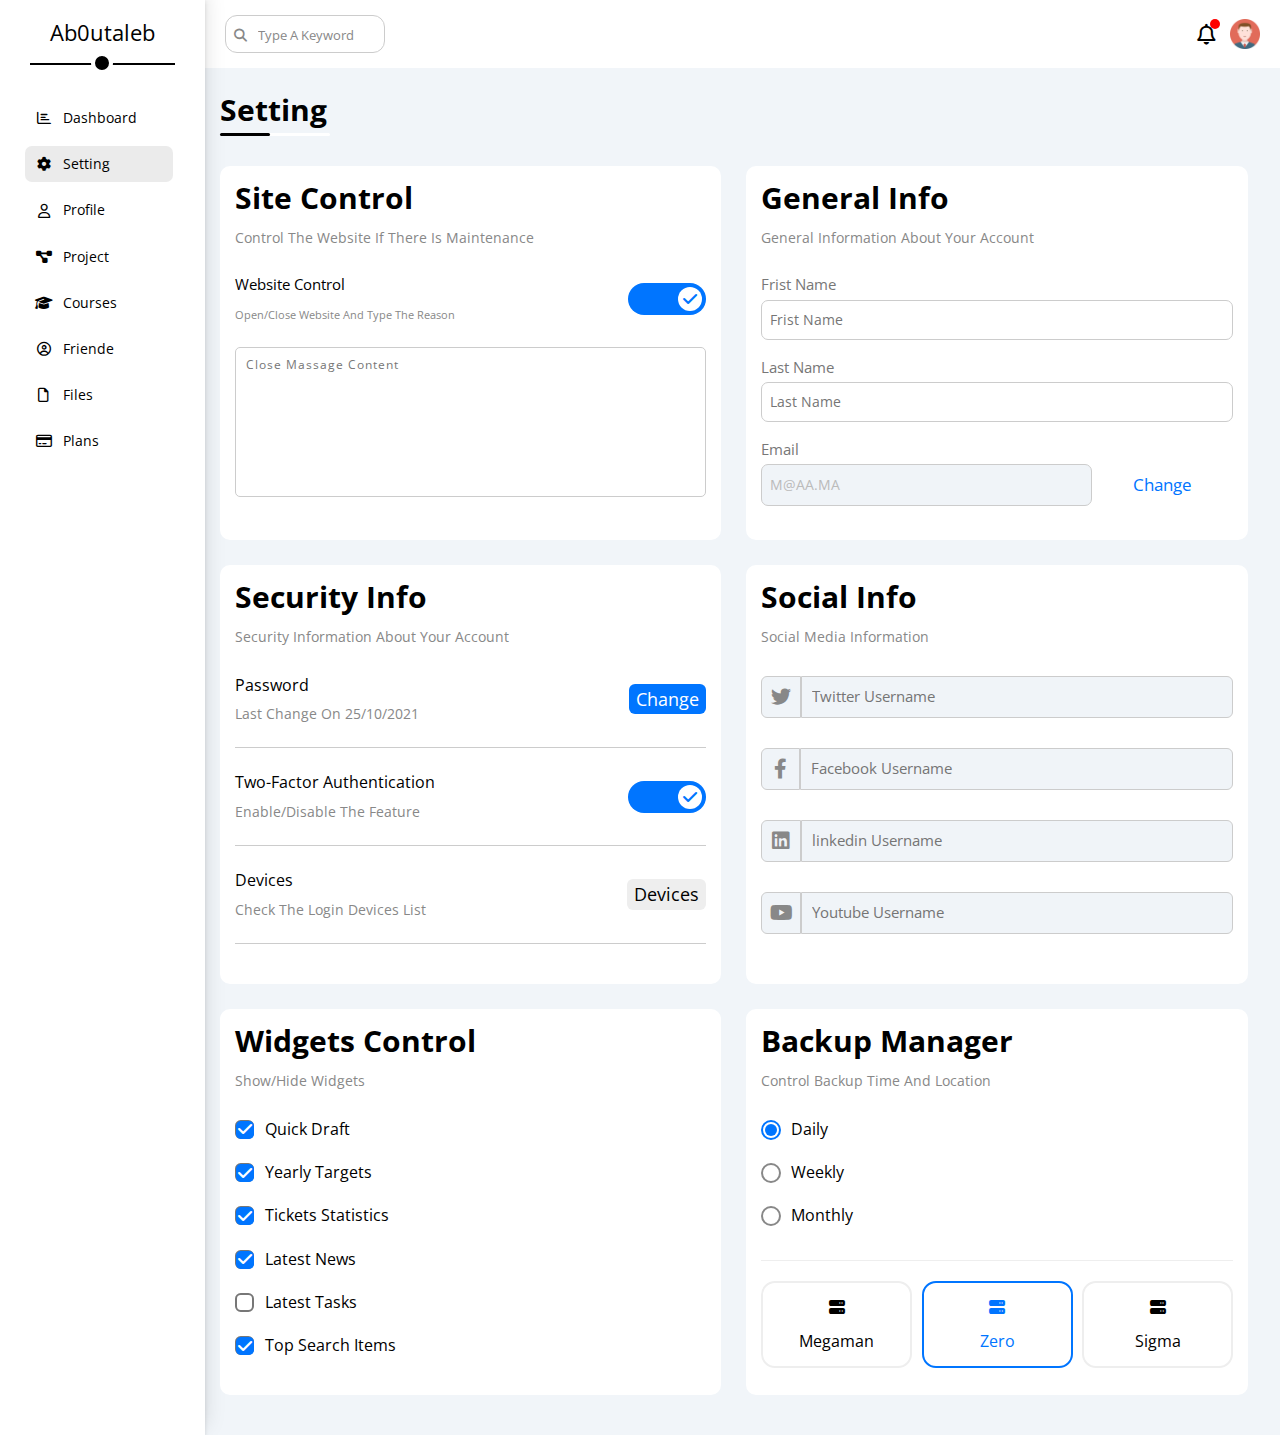
<file: settimg.html>
<!DOCTYPE html>
<html lang="en">

<head>
    <meta charset="UTF-8" />
    <meta name="viewport" content="width=device-width, initial-scale=1.0" />
    <title>Setting</title>
    <link rel="stylesheet" href="css/all.min.css" />
    <link rel="stylesheet" href="css/master.css" />
    <link rel="stylesheet" href="css/normalize.css" />
    <link rel="preconnect" href="https://fonts.googleapis.com" />
    <link rel="preconnect" href="https://fonts.gstatic.com" crossorigin="" />
    <link href="https://fonts.googleapis.com/css2?family=Open+Sans:wght@300;500&amp;display=swap" rel="stylesheet" />
</head>

<body>
    <!-- Start List -->
    <div class="main-list">
        <div class="logo">Ab0utaleb</div>
        <ul>
            <li> <a href="index.html"><i class="fa-regular fa-chart-bar fa-fw"></i><span>Dashboard</span></a> </li>
            <li> <a href="" class="active"><i class="fa-solid fa-gear fa-fw"></i><span>Setting</span></a> </li>
            <li> <a href="profile.html"><i class="fa-regular fa-user fa-fw"></i><span>Profile</span></a> </li>
            <li> <a href="projucts.html"><i class="fa-solid fa-diagram-project fa-fw"></i><span>Project</span></a> </li>
            <li> <a href="courses.html"><i class="fa-solid fa-graduation-cap fa-fw"></i><span>Courses</span></a> </li>
            <li> <a href="friende.html"><i class="fa-regular fa-circle-user fa-fw"></i><span>Friende</span></a> </li>
            <li> <a href="files.html"><i class="fa-regular fa-file fa-fw"></i><span>Files</span></a> </li>
            <li> <a href="Plans.html"><i class="fa-regular fa-credit-card fa-fw"></i><span>Plans</span></a> </li>
        </ul>
    </div>
    <!-- End List -->

    <!-- Start p2-content -->
    <div class="p2">
        <div class="main-search">
            <div class="search">
                <i class="fa-solid fa-magnifying-glass"></i>
                <input type="text" placeholder="Type A Keyword" />
            </div>
            <div class="search-logo">
                <i class="fa-regular fa-bell"></i>
                <img src="imgs/avatar.png" alt="" />
            </div>
        </div>
        <div class="p2-main-content">
            <h1 class="p-head">Setting</h1>

            <!-- Start row-1 -->
            <div class="row-1">
                <div class="box-1">
                    <h3>Site Control</h3>
                    <h4>Control The Website If There Is Maintenance</h4>
                    <div class="box">
                        <div class="text">
                            <h5>Website Control</h5>
                            <span>Open/Close Website And Type The Reason</span>
                        </div>
                        <label>
                            <input type="checkbox" class="toggle-checkbox" checked />
                            <div class="toggle-switch"></div>
                        </label>
                    </div>
                    <textarea placeholder="Close Massage Content"></textarea>
                </div>
                <div class="box-2">
                    <h3>General Info</h3>
                    <h4>General Information About Your Account</h4>
                    <form>
                        <label>
                            <span> Frist Name</span>
                            <input type="text" placeholder="Frist Name" />
                        </label>
                        <label>
                            <span> Last Name</span>
                            <input type="text" placeholder="Last Name" />
                        </label>
                        <label>
                            <span> Email</span>
                            <input type="email" value="M@AA.MA" />
                            <input type="submit" value="Change" />
                        </label>
                    </form>
                </div>
            </div>
            <!-- End row-1 -->

            <!-- Start row-2 -->
            <div class="row-2">
                <div class="box-1">
                    <h3>Security Info</h3>
                    <h4>Security Information About Your Account</h4>
                    <div>
                        <div class="text">
                            <p>Password</p>
                            <span>Last Change On 25/10/2021</span>
                        </div>
                        <button>Change</button>
                    </div>
                    <div>
                        <div class="text">
                            <p>Two-Factor Authentication</p>
                            <span>Enable/Disable The Feature</span>
                        </div>
                        <label>
                            <input type="checkbox" class="toggle-checkbox" checked />
                            <div class="toggle-switch"></div>
                        </label>
                    </div>
                    <div>
                        <div class="text">
                            <p>Devices</p>
                            <span>Check The Login Devices List</span>
                        </div>
                        <button>Devices</button>
                    </div>
                </div>
                <div class="box-2">
                    <h3>Social Info</h3>
                    <h4>Social Media Information</h4>
                    <div>
                        <i class="fa-brands fa-twitter center-flex c-grey"></i>
                        <input type="text" placeholder="Twitter Username" />
                    </div>
                    <div>
                        <i class="fa-brands fa-facebook-f center-flex c-grey"></i>
                        <input type="text" placeholder="Facebook Username" />
                    </div>
                    <div>
                        <i class="fa-brands fa-linkedin center-flex c-grey"></i>
                        <input type="text" placeholder="linkedin Username" />
                    </div>
                    <div>
                        <i class="fa-brands fa-youtube center-flex c-grey"></i>
                        <input type="text" placeholder="Youtube Username" />
                    </div>
                </div>
                <!-- End row-2 -->
            </div>
            <!-- End row-2 -->

            <!-- Start row-3 -->
            <div class="row-3">
                <div class="box-1">
                    <h3>Widgets Control</h3>
                    <h4>Show/Hide Widgets</h4>
                    <form>
                        <input type="checkbox" id="Draft" checked>
                        <label for="Draft">
                            Quick Draft
                        </label>

                        <input type="checkbox" id="Targets" checked>
                        <label for="Targets">
                            Yearly Targets
                        </label>

                        <input type="checkbox" id="Statistics" checked>
                        <label for="Statistics">
                            Tickets Statistics
                        </label>

                        <input type="checkbox" id="News" checked>
                        <label for="News">
                            Latest News
                        </label>

                        <input type="checkbox" id="Tasks">
                        <label for="Tasks">
                            Latest Tasks
                        </label>

                        <input type="checkbox" id="Items" checked>
                        <label for="Items">
                            Top Search Items
                        </label>

                    </form>
                </div>
                <div class="box-2">
                    <h3>Backup Manager</h3>
                    <h4>Control Backup Time And Location</h4>
                    <form class="time">
                        <input type="radio" name="time" id="Daily" checked>
                        <label for="Daily">
                            Daily
                        </label>

                        <input type="radio" name="time" id="Weekly">
                        <label for="Weekly">
                            Weekly
                        </label>

                        <input type="radio" name="time" id="Monthly">
                        <label for="Monthly">
                            Monthly
                        </label>
                    </form>

                    <div class="box">
                        <div class="contain">
                            <input type="radio" id="Megaman" name="type">
                            <label for="Megaman">
                                <i class="fa-solid fa-server d-block mb-10"></i>
                                <p>Megaman</p>
                            </label>
                        </div>
                        <div class="contain">
                            <input type="radio" id="Zero" name="type" checked>
                            <label for="Zero">
                                <i class="fa-solid fa-server d-block mb-10"></i>
                                <p>Zero</p>
                            </label>
                        </div>
                        <div class="contain">
                            <input type="radio" id="Sigma" name="type">
                            <label for="Sigma">
                                <i class="fa-solid fa-server d-block mb-10"></i>
                                <p>Sigma</p>
                            </label>
                        </div>
                    </div>

                </div>
            </div>
            <!-- End row-3 -->
        </div>
        <!-- End p2-content -->
</body>

</html>
</file>
<file: css/master.css>
:root {
    --blue-color: #0075ff;
    --blue-alt-color: #0d69d5;
    --orange-color: #f59e0b;
    --green-color: #22c55e;
    --red-color: #f44336;
    --grey-color: #888;
    --transition: .3s;
}

* {
    -webkit-box-sizing: border-box;
    -moz-box-sizing: border-box;
    box-sizing: border-box;
}

::-webkit-scrollbar {
    width: 15px;
}

::-webkit-scrollbar-track {
    background-color: white;
}

::-webkit-scrollbar-thumb {
    background-color: var(--blue-color);
}

html {
    scroll-behavior: smooth;
}

.container {
    padding-left: 15px;
    padding-right: 15px;
    margin-left: auto;
    margin-right: auto;
}

/* Small */
@media (min-width: 768px) {
    .container {
        width: 750px;
    }
}

/* Medium */
@media (min-width: 992px) {
    .container {
        width: 970px;
    }
}

/* Large */
@media (min-width: 1200px) {
    .container {
        width: 1170px;
    }
}

body {
    display: flex;
    font-family: "Open Sans", sans-serif;
}

/* ----------------------- Start List ------------------------------*/

.main-list {
    flex-basis: 16%;
    padding: 10px;
    background-color: white;
    box-shadow: 0px -8px 20px 0px rgb(0 0 0 / 13%), 0px 2px 4px 0px rgb(0 0 0 / 12%);
    position: relative;
}

.main-list .logo {
    text-align: center;
    font-size: 22px;
    position: relative;
    width: fit-content;
    margin: auto;
    padding: 10px 20px 20px;
}

.main-list .logo::before {
    content: "";
    position: absolute;
    width: 100%;
    height: 2px;
    background: black;
    left: 0;
    bottom: 0;
}

.main-list .logo::after {
    content: "";
    position: absolute;
    width: 14px;
    height: 14px;
    border-radius: 50%;
    background: black;
    left: 42%;
    bottom: -9px;
    border: 4px solid white;
}

.main-list ul {
    list-style: none;
    margin: 0;
    padding: 0;
    margin-top: 35px;
}

.main-list ul li {
    width: 80%;
    margin-bottom: 10px;
    margin-left: 15px;
    font-size: 14px;
    border-radius: 6px;

}

.main-list ul li {
    animation-name: main-list-ul-li-hover;
    animation-duration: var(--transition);
    animation-iteration-count: infinite;
    animation-direction: alternate;
    animation-play-state: paused;
    animation-fill-mode: forwards;
}

.main-list ul li a {
    text-decoration: none;
    color: black;
    display: flex;
    align-items: center;
    padding: 10px;
    border-radius: 7px;
}

.main-list ul li a:hover,
.main-list ul li a.active {
    background-color: #ebebeb;
}


.main-list ul li a i {
    margin-right: 10px;
}

@media (max-width: 768px) {
    .main-list {
        box-shadow: 0px -8px 6px 0px rgb(0 0 0 / 13%), 0px 2px 4px 0px rgb(0 0 0 / 12%);
        display: block;
    }

    .main-list .logo {
        font-size: 13px;
        padding: 10px 0px 20px;
    }

    .main-list .logo::after {
        left: 35%;
    }

    .main-list ul li {
        max-width: 55%;
    }

    .main-list ul li:hover,
    .main-list ul li:first-child {
        background-color: transparent;
    }

    .main-list ul li a span {
        display: none;
    }
}

/*----------------------- End List ------------------------------*/

/*------------------------ Start Main-search-----------------------------*/

/*------------------------ Start toggle-switch-----------------------------*/

.toggle-checkbox {
    -webkit-appearance: none;
    appearance: none;
    display: none;
}

.toggle-switch {
    width: 78px;
    height: 32px;
    background-color: #ccc;
    border-radius: 16px;
    transition-duration: var(--transition);
    cursor: pointer;
    position: relative;
}

.toggle-switch::before {
    font-family: var(--fa-style-family-classic);
    content: "\f00d";
    font-weight: 900;
    background-color: white;
    width: 24px;
    height: 24px;
    position: absolute;
    border-radius: 50%;
    top: 4px;
    left: 4px;
    display: flex;
    justify-content: center;
    align-items: center;
    color: #aaa;
    transition: 0.3s;
}

.toggle-checkbox:checked+.toggle-switch {
    background-color: var(--blue-color);
}

.toggle-checkbox:checked+.toggle-switch::before {
    content: "\f00c";
    left: 50px;
    color: var(--blue-color);
}

/*------------------------ End toggle-switch-----------------------------*/

div.main-search {
    background-color: white;
    padding: 15px 20px;
    display: flex;
    justify-content: space-between;
    align-items: center;
}

div.main-search .search {
    border: 1px solid #ccc;
    border-radius: 12px;
    padding: 8px;
}

div.main-search .search i {
    color: var(--grey-color);
    font-size: 13px;
    margin-right: 5px;
}

div.main-search .search input {
    border: none;
    transition-duration: var(--transition);
    width: 120px;
}

div.main-search .search input:focus {
    outline: none;
    width: 180px;
}


div.main-search .search input::placeholder {
    font-size: 13px;
    color: var(--grey-color);
}

div.main-search .search input:focus::placeholder {
    opacity: 0;
}

div.main-search .search-logo {
    display: flex;
    align-items: center;
}

div.main-search .search-logo i {
    font-size: 21px;
    position: relative;
}

div.main-search .search-logo i::after {
    content: "";
    position: absolute;
    width: 10px;
    height: 10px;
    border-radius: 50%;
    background: red;
    top: -5px;
    right: -5px;
}

div.main-search .search-logo img {
    width: 30px;
    margin-left: 15px;
}

@media (max-width: 768px) {
    div.main-search {
        padding: 15px 10px;

    }

    div.main-search .search input:focus {
        width: 120px;
    }
}

/*------------------------ End Main-search-----------------------------*/


/*----------------------------Start p-content----------------------------*/
.p1,
.p2,
.p3,
.p4,
.p5,
.p6,
.p7,
.p8 {
    flex-basis: 84%;
    background-color: #f1f5f9;
    overflow: hidden;
}


.p1-main-content,
.p2-main-content,
.p3-main-content,
.p4-main-content,
.p5-main-content,
.p6-main-content,
.p7-main-content,
.p8-main-content {
    padding: 15px;
}

/*----------------------------End p-content----------------------------*/

/* ----------------------- Start p-head ------------------------------*/

h1.p-head {
    margin: 0;
    margin-top: 10px;
    margin-bottom: 30px;
    font-size: 30px;
    position: relative;
    padding-bottom: 8px;
}

h1.p-head::before {
    content: "";
    position: absolute;
    width: 110px;
    height: 3px;
    background-color: white;
    border-radius: 2px;
    bottom: 0;
}

h1.p-head::after {
    content: "";
    position: absolute;
    width: 50px;
    height: 3px;
    background-color: black;
    border-radius: 2px;
    bottom: 0;
    left: 0;
}

/* ----------------------- End p-head ------------------------------*/

/* ----------------------- End rows ------------------------------*/

.row-1,
.row-2,
.row-3,
.row-4,
.row-5,
.row-6,
.row-7,
.row-8,
.row-9,
.row-10 {
    display: flex;
    flex-wrap: wrap;
    gap: 25px;
    margin-bottom: 25px;
}

.Th-row {
    display: flex;
    gap: 25px;
    flex-wrap: wrap;
    justify-content: space-between;
}

.Th-row .Th-box {
    position: relative;
    flex-basis: calc(100% / 3 - 20px);
    background-color: white;
    border-radius: 7px;
}

@media (max-width:1115px) {
    .Th-row .Th-box {
        flex-basis: calc(100% /2 - 16px);
    }
}

@media (max-width: 768px) {
    .Th-row .Th-box {
        flex-basis: 100%;
    }
}

/* ----------------------- End rows ------------------------------*/

/* ----------------------- Start box ------------------------------*/

.box-1,
.box-2 {
    padding: 15px;
    flex-basis: 48%;
    border-radius: 10px;
    background-color: white;
    position: relative;
}

.box-1 h3,
.box-2 h3 {
    margin: 0;
    font-size: 30px;
    margin-bottom: 15px;
}

@media (max-width:1115px) {

    .box-1,
    .box-2 {
        flex-basis: 100%;
    }
}

/* ----------------------- End box ------------------------------*/


/* ----------------------- Start p1 ------------------------------*/
/* start row-1 */
.p1-main-content .row-1 .bad-box {
    flex-basis: 48%;
}

@media (max-width:1115px) {
    .p1-main-content .row-1 .bad-box {
        flex-basis: 100%;
    }
}

.p1-main-content .row-1 .bad-box .Welcome {
    flex-basis: 40%;
    display: flex;
    justify-content: space-between;
    background-color: #eee;
    padding: 15px;
    border-radius: 10px;
}

.p1-main-content .row-1 .bad-box .Welcome .text h3 {
    font-size: 30px;
    font-weight: normal;
    margin: 0;
}

.p1-main-content .row-1 .bad-box .Welcome .text h4 {
    margin-top: 10px;
    font-weight: normal;
}

.p1-main-content .row-1 .bad-box .Welcome img {
    width: 200px;
}


.p1-main-content .row-1 .bad-box>div.img {
    background-color: white;
    height: 60px;
    position: relative;
    border-bottom: 1px solid #eee;
}

.p1-main-content .row-1 .bad-box>div.img img {
    position: absolute;
    width: 50px;
    padding: 5px;
    background-color: white;
    top: -25px;
    left: 15px;
    border-radius: 50%;
}

.p1-main-content .row-1 .bad-box>div.info {
    background-color: white;
    padding: 15px;
    display: flex;
    justify-content: space-around;
    border-bottom: 1px solid #eee;
}

.p1-main-content .row-1 .bad-box>div.info .infos {
    text-align: center;
}

.p1-main-content .row-1 .bad-box>div.info .infos span {
    color: #777;
}

.p1-main-content .row-1 .bad-box>div.profile {
    background-color: white;
    border-bottom-left-radius: 10px;
    border-bottom-right-radius: 10px;
    height: 70px;
    position: relative;
}

.p1-main-content .row-1 .bad-box>div.profile a {
    position: absolute;
    text-decoration: none;
    font-size: 13px;
    padding: 4px 10px;
    color: white;
    border-radius: 5px;
    background-color: var(--blue-color);
    right: 15px;
    top: 15px;
}

@media (max-width: 768px) {
    .p1-main-content .row-1 .bad-box>div.info {
        flex-direction: column;
    }

    .p1-main-content .row-1 .bad-box>div.info .infos:nth-child(2) {
        border-bottom: 1px solid #eee;
        border-top: 1px solid #eee;
        margin-top: 10px;
        margin-bottom: 10px;
        padding-bottom: 10px;
    }

    .p1-main-content .row-1 .bad-box .Welcome img {
        width: 85px;
    }
}

.p1-main-content .row-1 .box-2 h3 {
    margin: 0;
    font-size: 30px;
}

.p1-main-content .row-1 .box-2 p {
    color: #777;
}

.p1-main-content .row-1 .box-2 input[type="text"] {
    display: block;
    width: 100%;
    padding: 5px;
    padding-left: 10px;
    border: none;
    border-radius: 5px;
    background-color: #eee;
    margin-bottom: 15px;
}

.p1-main-content .row-1 .box-2 textarea {
    display: block;
    width: 100%;
    padding: 10px;
    border: none;
    border-radius: 5px;
    background-color: #eee;
    height: 150px;
    resize: none;
}

.p1-main-content .row-1 .box-2>div {
    position: relative;
    height: 40px;
}

.p1-main-content .row-1 .box-2>div input[type="submit"] {
    position: absolute;
    border: none;
    text-decoration: none;
    font-size: 13px;
    padding: 4px 10px;
    color: white;
    border-radius: 5px;
    background-color: var(--blue-color);
    right: 15px;
    top: 15px;
}

.p1-main-content .row-1 .box-2 input[type="text"]:focus,
.p1-main-content .row-1 .box-2 textarea:focus,
.p1-main-content .row-1 .box-2 input[type="submit"]:focus {
    outline: none;
}

/* End row-1 */

/* start row-2 */
.p1-main-content .row-2 .box-1 h3 {
    margin: 0;
    font-size: 30px;
}

.p1-main-content .row-2 .box-1 p {
    color: #777;
}

.p1-main-content .row-2 .box-1 .content,
.p1-main-content .row-2 .box-1 .content-2,
.p1-main-content .row-2 .box-1 .content-3 {
    display: flex;
    margin-bottom: 15px;
}

.p1-main-content .row-2 .box-1 .content>div:first-child {
    margin-right: 20px;
    width: 80px;
    height: 80px;
    background: rgb(0 117 255 / 20%);
    display: flex;
    align-items: center;
    justify-content: center;
}

.p1-main-content .row-2 .box-1 .content>div i {
    font-size: 23px;
    color: var(--blue-color);
}

.p1-main-content .row-2 .box-1 .content .text,
.p1-main-content .row-2 .box-1 .content-2 .text,
.p1-main-content .row-2 .box-1 .content-3 .text {
    flex-basis: calc(100% - 110px);
}

.p1-main-content .row-2 .box-1 .content .text p,
.p1-main-content .row-2 .box-1 .content-2 .text p,
.p1-main-content .row-2 .box-1 .content-3 .text p {
    margin: 0;
    font-size: 14px;
}

.p1-main-content .row-2 .box-1 .content .text h5,
.p1-main-content .row-2 .box-1 .content-2 .text h5,
.p1-main-content .row-2 .box-1 .content-3 .text h5 {
    margin: 0;
    margin-top: 8px;
    font-size: 17px;
}

.p1-main-content .row-2 .box-1 .content h6 {
    height: 4px;
    width: 100%;
    background-color: rgb(0 117 255 / 20%);
    margin-top: 20px;

}

.p1-main-content .row-2 .box-1 .content h6 span {
    display: block;
    height: 4px;
    background-color: var(--blue-color);
    position: relative;
}

.p1-main-content .row-2 .box-1 .content h6 span::before {
    content: "80%";
    position: absolute;
    padding: 5px;
    background: var(--blue-color);
    color: white;
    font-weight: normal;
    border-radius: 6px;
    bottom: 12px;
    right: -16px;
}

.p1-main-content .row-2 .box-1 .content h6 span::after {
    content: "";
    position: absolute;
    border-width: 5px;
    border-style: solid;
    border-color: var(--blue-color) transparent transparent transparent;
    right: -5px;
    top: -8px;
}

.p1-main-content .row-2 .box-1 .content-2>div:first-child {
    margin-right: 20px;
    width: 80px;
    height: 80px;
    background: rgb(245 158 11 / 20%);
    display: flex;
    align-items: center;
    justify-content: center;
}

.p1-main-content .row-2 .box-1 .content-3>div:first-child {
    margin-right: 20px;
    width: 80px;
    height: 80px;
    background: rgb(34 197 94 / 20%);
    display: flex;
    align-items: center;
    justify-content: center;
}

.p1-main-content .row-2 .box-1 .content-2>div i {
    font-size: 23px;
    color: var(--orange-color);
}

.p1-main-content .row-2 .box-1 .content-3>div i {
    font-size: 23px;
    color: var(--green-color);
}

.p1-main-content .row-2 .box-1 .content-2 h6 {
    height: 4px;
    width: 100%;
    background-color: rgb(245 158 11 / 20%);
    margin-top: 20px;
}

.p1-main-content .row-2 .box-1 .content-3 h6 {
    height: 4px;
    width: 100%;
    background-color: rgb(34 197 94 / 20%);
    margin-top: 20px;
}

.p1-main-content .row-2 .box-1 .content-2 h6 span {
    display: block;
    height: 4px;
    background-color: var(--orange-color);
    position: relative;
}

.p1-main-content .row-2 .box-1 .content-2 h6 span::before {
    content: "55%";
    position: absolute;
    padding: 5px;
    background: var(--orange-color);
    color: white;
    font-weight: normal;
    border-radius: 6px;
    bottom: 12px;
    right: -16px;
}

.p1-main-content .row-2 .box-1 .content-2 h6 span::after {
    content: "";
    position: absolute;
    border-width: 5px;
    border-style: solid;
    border-color: var(--orange-color) transparent transparent transparent;
    right: -5px;
    top: -8px;
}

.p1-main-content .row-2 .box-1 .content-3 h6 span {
    display: block;
    height: 4px;
    background-color: var(--green-color);
    position: relative;
}

.p1-main-content .row-2 .box-1 .content-3 h6 span::before {
    content: "75%";
    position: absolute;
    padding: 5px;
    background: var(--green-color);
    color: white;
    font-weight: normal;
    border-radius: 6px;
    bottom: 12px;
    right: -16px;
}

.p1-main-content .row-2 .box-1 .content-3 h6 span::after {
    content: "";
    position: absolute;
    border-width: 5px;
    border-style: solid;
    border-color: var(--green-color) transparent transparent transparent;
    right: -5px;
    top: -8px;
}

.p1-main-content .row-2 .box-2 h3 {
    margin: 0;
    font-size: 29px;
}

.p1-main-content .row-2 .box-2 p {
    color: #777;
}

.p1-main-content .row-2 .box-2 .contain {
    display: flex;
    flex-wrap: wrap;
    gap: 20px;
}

.p1-main-content .row-2 .box-2 .contain .box {
    flex-basis: 48%;
    border: 1px solid #ccc;
    border-radius: 10px;
    text-align: center;
    padding: 9px;
}

@media (max-width: 768px) {
    .p1-main-content .row-2 .box-2 .contain .box {
        flex-basis: 100%;
    }
}

.p1-main-content .row-2 .box-2 .contain .box i {
    margin-bottom: 15px;
    margin-top: 10px;
    font-size: 24px;
}

.p1-main-content .row-2 .box-2 .contain .box h5 {
    margin: 0;
    font-size: 25px;
    margin-bottom: 10px;
}

.p1-main-content .row-2 .box-2 .contain .box:first-child i {
    color: var(--orange-color);
}

.p1-main-content .row-2 .box-2 .contain .box:nth-child(2) i {
    color: var(--blue-color);
}

.p1-main-content .row-2 .box-2 .contain .box:nth-child(3) i {
    color: var(--green-color);
}

.p1-main-content .row-2 .box-2 .contain .box:last-child i {
    color: var(--red-color);
}

/* End row-2 */

/* Start row-3 */
.p1-main-content .row-3 .box-1 h3 {
    margin: 0;
    font-size: 30px;
    margin-bottom: 15px;
}

@media (max-width: 768px) {
    .p1-main-content .row-3 .box-1 h3 {
        text-align: center;
    }
}

.p1-main-content .row-3 .box-1 .box {
    display: flex;
    justify-content: space-between;
    align-items: center;
    border-bottom: 1px solid #eee;
}

.p1-main-content .row-3 .box-1 .box:last-child {
    border-bottom: none;
}

@media (max-width: 768px) {
    .p1-main-content .row-3 .box-1 .box {
        flex-direction: column;
        margin-bottom: 15px;
    }
}

.p1-main-content .row-3 .box-1 .box img {
    width: 100px;
    border-radius: 6px;
    margin-right: 15px;
}

.p1-main-content .row-3 .box-1 .box .contain {
    flex: 1;
    display: flex;
    align-items: center;
    justify-content: space-between;
}

@media (max-width: 768px) {
    .p1-main-content .row-3 .box-1 .box .contain {
        flex-direction: column;
        text-align: center;
        margin-top: 15px;
    }
}

.p1-main-content .row-3 .box-1 .box .contain .text h5,
.p1-main-content .row-3 .box-1 .box .contain .text p {
    margin: 0;
}

.p1-main-content .row-3 .box-1 .box .contain .text h5 {
    margin-bottom: 10px;
}

.p1-main-content .row-3 .box-1 .box .contain .text p {
    color: #777;
}

.p1-main-content .row-3 .box-1 .box .contain h6 {
    padding: 7px;
    font-size: 13px;
    font-weight: normal;
    border-radius: 4px;
    background-color: #eee;
}

@media (max-width: 768px) {
    .p1-main-content .row-3 .box-1 .box .contain h6 {
        margin: 15px;
    }
}

.p1-main-content .row-3 .box-2 h3 {
    margin: 0;
    font-size: 30px;
    margin-bottom: 15px;
}

.p1-main-content .row-3 .box-2 .box {
    display: flex;
    justify-content: space-between;
    align-items: center;
    padding: 15px 0;
    border-bottom: 1px solid #eee;
}

.p1-main-content .row-3 .box-2 .box:last-child {
    border-top: 1px solid #eee;
    border-bottom: none;
}

.p1-main-content .row-3 .box-2 .del {
    opacity: .3;
}

.p1-main-content .row-3 .box-2 .del .text {
    text-decoration: line-through;
}

.p1-main-content .row-3 .box-2 .box .text h5 {
    margin: 0;
    margin-bottom: 6px;
}

.p1-main-content .row-3 .box-2 .box .text p {
    margin: 0;
    color: var(--grey-color);
}

.p1-main-content .row-3 .box-2 .box i {
    transition-duration: var(--transition);
    cursor: pointer;
}

.p1-main-content .row-3 .box-2 .box i:hover {
    color: var(--red-color);
}

/* End row-3 */

/* Start row-4 */
.p1-main-content .row-4 .box-1 h3 {
    margin: 0;
    font-size: 30px;
    margin-bottom: 15px;
}

.p1-main-content .row-4 .box-1 div {
    display: flex;
    justify-content: space-between;
    align-items: center;
    font-size: 20px;
    margin-bottom: 3px;
}

.p1-main-content .row-4 .box-1 div p,
.p1-main-content .row-4 .box-1 div span {
    color: var(--grey-color);
}

.p1-main-content .row-4 .box-1 div h5,
.p1-main-content .row-4 .box-1 div h6 {
    font-weight: normal;
    margin: 15px 0;
}

.p1-main-content .row-4 .box-1 div h6 {
    width: 40px;
    display: flex;
    padding: 8px;
    background-color: #eee;
    border-radius: 10px;
    justify-content: center;
}

.p1-main-content .row-4 .box-2 h3 {
    margin: 0;
    font-size: 30px;
    margin-bottom: 15px;
}

.p1-main-content .row-4 .box-2 .box {
    display: flex;
    border-bottom: 1px solid #eee;
    padding: 10px 0;
}

.p1-main-content .row-4 .box-2 .box:last-child {
    border-bottom: none;
}

.p1-main-content .row-4 .box-2 .box img {
    width: 40px;
    margin-right: 15px;
}

.p1-main-content .row-4 .box-2 .box>div {
    display: flex;
    justify-content: space-between;
    flex-basis: 95%;
    align-items: center;
}

.p1-main-content .row-4 .box-2 .box>div .text h5 {
    margin: 0;
    margin-bottom: 5px;
    font-size: 18px;
    font-weight: normal;
}

.p1-main-content .row-4 .box-2 .box>div .text span {
    font-size: 15px;
    color: var(--grey-color);
}

.p1-main-content .row-4 .box-2 .box>div p {
    width: 55px;
    display: flex;
    justify-content: center;
    font-size: 14px;
    font-weight: normal;
    padding: 5px;
    background: #eee;
    border-radius: 4px;
}

/* End row-4 */

/* Start row-5 */
.p1-main-content .row-5 .box-1 h3 {
    margin: 0;
    font-size: 30px;
    margin-bottom: 15px;
}

.p1-main-content .row-5 .box-1 .box {
    display: flex;
    align-items: center;
}

.p1-main-content .row-5 .box-1 .box>h5 {
    margin: 0;
}

.p1-main-content .row-5 .box-1 .box>div,
.p1-main-content .row-5 .box-1 .box>h5 {
    margin-right: 15px;
    width: 30px;
    height: 30px;
    border-radius: 50%;
    border: 2px solid var(--blue-alt-color);
    display: flex;
    justify-content: center;
    align-items: center;
    position: relative;
    z-index: 5;
    background: white;
}

.p1-main-content .row-5 .box-1 .box>div::before {
    content: "";
    position: absolute;
    width: 2px;
    height: 23px;
    background-color: var(--blue-alt-color);
    bottom: -23px;
    z-index: 1;
}

.p1-main-content .row-5 .box-1 .box>div span {
    display: block;
    width: 22px;
    height: 22px;
    border-radius: 50%;
    background-color: var(--blue-alt-color);
}

.p1-main-content .row-5 .box-1 .box:nth-child(5)>div span {
    animation-name: ball;
    animation-duration: .8s;
    animation-iteration-count: infinite;
    animation-direction: alternate;
    animation-timing-function: linear;
}

@keyframes ball {

    40%,
    70% {
        opacity: .5;
    }

    70%,
    100% {
        opacity: 0;
    }
}

.p1-main-content .row-5 .box-1 img {
    width: 170px;
    position: absolute;
    opacity: .8;
    right: 0;
    bottom: 0;
}

@media (max-width: 768px) {
    .p1-main-content .row-5 .box-1 img {
        display: none;
    }

    .p1-main-content .row-5 .box-1 .box p {
        font-size: 15px;
    }

    .p1-main-content .row-5 .box-1 .box>div::before {
        height: 27px;
        bottom: -28px;
    }

    .p1-main-content .row-5 .box-1 .box>h5 {
        width: 35px;
    }

    .p1-main-content .row-5 .box-1 .box:nth-child(4)>div span {
        width: 21px;
    }
}

.p1-main-content .row-5 .box-2 h3 {
    margin: 0;
    font-size: 30px;
    margin-bottom: 15px;
}

.p1-main-content .row-5 .box-2 .box {
    display: flex;
    align-items: center;
    margin-bottom: 18px;
}

.p1-main-content .row-5 .box-2 .box div:first-of-type {
    padding-right: 40px;
    height: 45px;
    margin-right: 10px;
    position: relative;
}

.p1-main-content .row-5 .box-2 .box div:first-of-type {
    border-right: 2px solid var(--blue-color);
}

.p1-main-content .row-5 .box-2 .box:nth-child(3) div:first-of-type {
    border-right: 2px solid var(--green-color);
}

.p1-main-content .row-5 .box-2 .box:nth-child(4) div:first-of-type {
    border-right: 2px solid var(--orange-color);
}

.p1-main-content .row-5 .box-2 .box:nth-child(5) div:first-of-type {
    border-right: 2px solid var(--red-color);
}

.p1-main-content .row-5 .box-2 .box div:first-of-type::before {
    content: "";
    position: absolute;
    width: 15px;
    height: 15px;
    border-radius: 50%;
    background-color: var(--blue-alt-color);
    top: 50%;
    left: 50%;
    transform: translate(-50%, -50%);
}

.p1-main-content .row-5 .box-2 .box:nth-child(3) div:first-of-type::before {
    background-color: var(--green-color);
}

.p1-main-content .row-5 .box-2 .box:nth-child(4) div:first-of-type::before {
    background-color: var(--orange-color);
}

.p1-main-content .row-5 .box-2 .box:nth-child(5) div:first-of-type::before {
    background-color: var(--red-color);
}

.p1-main-content .row-5 .box-2 .box div.text p {
    margin: 5px 0;
}

.p1-main-content .row-5 .box-2 .box div.text span {
    font-size: 14px;
    color: var(--grey-color);
}

@media (max-width: 768px) {
    .p1-main-content .row-5 .box-2 .box div:first-of-type {
        padding-right: 15px;
    }

    .p1-main-content .row-5 .box-2 .box div:first-of-type::before {
        left: 0;
    }
}

/* End row-5 */

/* Start row-6 */
.p1-main-content .row-6 .box-1 h3,
.p1-main-content .row-6 .box-2 h3 {
    margin: 0;
    font-size: 30px;
    margin-bottom: 15px;
}

.p1-main-content .row-6 .box-1 .character {
    display: flex;
    align-items: center;
    padding: 20px 0;
    border-bottom: 1px solid #eee;
}

.p1-main-content .row-6 .box-1 .character img {
    width: 50px;
    margin-right: 20px;
}

.p1-main-content .row-6 .box-1 .character .text p {
    margin: 0;
    margin-bottom: 5px;
    font-weight: bold;
}

.p1-main-content .row-6 .box-1 .character .text span {
    color: var(--grey-color);
}

.p1-main-content .row-6 .box-1>div.text {
    padding: 20px 0;
    line-height: 1.8;
    border-bottom: 1px solid #eee;
}

.p1-main-content .row-6 .box-1 .icon {
    display: flex;
    justify-content: space-between;
    padding: 20px 0 5px;
    color: var(--grey-color);
}

.p1-main-content .row-6 .box-2 .box {
    margin-bottom: 20px;
}

.p1-main-content .row-6 .box-2 .box,
.p1-main-content .row-6 .box-2 .box .text {
    display: flex;
    align-items: center;
}

.p1-main-content .row-6 .box-2 .box i {
    width: 50px;
    height: 50px;
    display: flex;
    justify-content: center;
    align-items: center;
    color: white;
    margin-right: 15px;
}

.p1-main-content .row-6 .box-2 .box .text {
    flex-basis: 100%;
    justify-content: space-between;
}

.p1-main-content .row-6 .box-2 .box:nth-child(2),
.p1-main-content .row-6 .box-2 .box:nth-child(3),
.p1-main-content .row-6 .box-2 .box:nth-child(5) {
    background-color: rgb(24 119 242 / 20%);
    color: #1da1f2;
}

.p1-main-content .row-6 .box-2 .box:nth-child(4) {
    background-color: rgb(255 0 0 / 20%);
    color: #ff0000;
}

.p1-main-content .row-6 .box-2 .box:nth-child(2) i {
    background-color: var(--blue-color);
}

.p1-main-content .row-6 .box-2 .box:nth-child(3) i {
    background-color: var(--blue-alt-color);
}

.p1-main-content .row-6 .box-2 .box:nth-child(4) i {
    background-color: #ff0000;
}

.p1-main-content .row-6 .box-2 .box:nth-child(5) i {
    background-color: var(--blue-color);
}

.p1-main-content .row-6 .box-2 .box .text span {
    padding: 5px;
    margin-right: 10px;
    background-color: var(--blue-alt-color);
    border-radius: 5px;
    color: white;
    font-size: 13px;
}

.p1-main-content .row-6 .box-2 .box:nth-child(2) .text span {
    background-color: var(--blue-color);
}

.p1-main-content .row-6 .box-2 .box:nth-child(4) .text span {
    background-color: #ff0000;
}

/* End row-6 */

/* Start table-box */
.p1-main-content .bad-box {
    width: calc(100% - 20px);
    padding: 15px;
    border-radius: 10px;
    background-color: white;
    position: relative;
    overflow-x: auto;
}

.p1-main-content .bad-box h3 {
    margin: 0;
    font-size: 30px;
    margin-bottom: 15px;
}

.p1-main-content .bad-box .table-box {
    min-width: 1000px;
}

.p1-main-content .bad-box .table-box table {
    border-spacing: 0;
    width: 100%;
    border: 1px solid #eee;
}

.p1-main-content .bad-box .table-box table thead {
    background-color: #eee;
    text-align: left;
}

.p1-main-content .bad-box .table-box table thead tr th {
    padding: 10px;
}

.p1-main-content .bad-box .table-box table tbody tr td {
    padding: 20px;
    padding-left: 10px;
    border: 1px solid #eee;
}

.p1-main-content .bad-box .table-box table tbody tr td img {
    width: 30px;
    border-radius: 50%;
}

.p1-main-content .bad-box .table-box table tbody tr td img:not(:first-child) {
    margin-left: -16px;
}

.p1-main-content .bad-box .table-box table tbody tr td span.Pending,
.p1-main-content .bad-box .table-box table tbody tr td span.In-Progress,
.p1-main-content .bad-box .table-box table tbody tr td span.Completed,
.p1-main-content .bad-box .table-box table tbody tr td span.Rejected {
    display: block;
    background-color: var(--orange-color);
    width: fit-content;
    padding: 4px 10px;
    border-radius: 5px;
    color: white;
    font-size: 14px;
}

.p1-main-content .bad-box .table-box table tbody tr td span.In-Progress {
    background-color: var(--blue-color);
}

.p1-main-content .bad-box .table-box table tbody tr td span.Completed {
    background-color: var(--green-color);
}

.p1-main-content .bad-box .table-box table tbody tr td span.Rejected {
    background-color: var(--red-color);
}

/* End table-box */

/* ----------------------- End p1 ------------------------------*/

/* ----------------------- Start p2 ------------------------------*/

/* Start row-1 */
.p2-main-content .row-1 .box-1 h4,
.p2-main-content .row-1 .box-2 h4 {
    font-size: 14px;
    font-weight: normal;
    color: var(--grey-color);
    margin-bottom: 30px;
    margin-top: 0;
}

.p2-main-content .row-1 .box-1 .box {
    display: flex;
    justify-content: space-between;
    align-items: center;
}

.p2-main-content .row-1 .box-1 .box .text h5 {
    margin: 0;
    margin-bottom: 10px;
    font-size: 15px;
    font-weight: normal;
}

.p2-main-content .row-1 .box-1 .box .text span {
    font-size: 11px;
    color: var(--grey-color);
}

.p2-main-content .row-1 .box-1 textarea {
    resize: none;
    margin-top: 25px;
    width: 100%;
    min-height: 150px;
    padding: 10px;
    border-color: #ccc;
    border-radius: 5px;
    font-size: 12px;
}

.p2-main-content .row-1 .box-1 textarea::placeholder {
    color: #777;
    letter-spacing: 1px;
    font-size: 12px;
    transition-duration: var(--transition);
}

.p2-main-content .row-1 .box-1 textarea:focus {
    outline: none;
}

.p2-main-content .row-1 .box-1 textarea:focus::placeholder {
    opacity: 0;
}

.p2-main-content .row-1 .box-2 form {
    display: flex;
    justify-content: space-between;
    flex-wrap: wrap;
}

.p2-main-content .row-1 .box-2 form label {
    flex-basis: 100%;
    margin-bottom: 4px;
}

.p2-main-content .row-1 .box-2 form label span {
    display: block;
    color: #777;
    font-size: 15px;
    margin-bottom: 6px;
}

.p2-main-content .row-1 .box-2 form label input {
    width: 100%;
    padding: 11px 8px;
    font-size: 14px;
    border: 1px solid #ccc;
    border-radius: 7px;
    margin-bottom: 15px;
}

.p2-main-content .row-1 .box-2 form label input::placeholder {
    transition-duration: var(--transition);
}

.p2-main-content .row-1 .box-2 form label input:focus {
    outline: none;
}

.p2-main-content .row-1 .box-2 form label input:focus::placeholder {
    opacity: 0;
}

.p2-main-content .row-1 .box-2 form label:nth-child(3) {
    display: flex;
    flex-wrap: wrap;
}

.p2-main-content .row-1 .box-2 form label:nth-child(3) span {
    flex-basis: 100%;
}

.p2-main-content .row-1 .box-2 form label input[type="email"] {
    width: 70%;
    background-color: #f0f4f8;
    color: #bbb;
    cursor: no-drop;
}

.p2-main-content .row-1 .box-2 form label input[type="submit"] {
    width: 30%;
    color: var(--blue-color);
    background-color: transparent;
    border: none;
    cursor: pointer;
    font-size: 17px;
}

/* End row-1 */

/* Start row-2 */
.p2-main-content .row-2 .box-1 h4,
.p2-main-content .row-2 .box-2 h4 {
    font-size: 14px;
    font-weight: normal;
    color: var(--grey-color);
    margin-bottom: 30px;
    margin-top: 0;
}

.p2-main-content .row-2 .box-1>div {
    display: flex;
    justify-content: space-between;
    align-items: center;
    padding-bottom: 25px;
    border-bottom: 1px solid #ccc;
    margin-bottom: 25px;
}

.p2-main-content .row-2 .box-1>div .text p {
    margin: 0;
    margin-bottom: 10px;
}

.p2-main-content .row-2 .box-1>div .text span {
    font-size: 14px;
    color: var(--grey-color);
}

.p2-main-content .row-2 .box-1>div button {
    padding: 5px 7px;
    font-size: 18px;
    background-color: var(--blue-color);
    border-radius: 6px;
    border: none;
    color: white;
    cursor: pointer;
}

.p2-main-content .row-2 .box-1>div:last-child button {
    background-color: #eee;
    color: black;
}

.p2-main-content .row-2 .box-2>div {
    display: flex;
    margin-bottom: 30px;
}

.p2-main-content .row-2 .box-2>div i {
    font-size: 20px;
    padding: 10px;
    border: 1px solid #ccc;
    color: var(--grey-color);
    transition-duration: var(--transition);
    background-color: #f0f4f8;
    border-radius: 6px 0px 0px 6px;
    width: 40px;
    display: flex;
    justify-content: center;
}

.p2-main-content .row-2 .box-2>div input {
    flex-basis: 100%;
    font-size: 15px;
    padding-left: 10px;
    background-color: #f0f4f8;
    border: 1px solid #ccc;
    border-radius: 0 6px 6px 0;
}

.p2-main-content .row-2 .box-2>div input::placeholder {
    transition-duration: var(--transition);
}

.p2-main-content .row-2 .box-2>div input:focus {
    outline: none;
}

.p2-main-content .row-2 .box-2>div input:focus::placeholder {
    opacity: 0;
}

.p2-main-content .row-2 .box-2>div:focus-within i {
    color: var(--blue-color);
}

.p2-main-content .row-2 .box-2>div:focus-within i.fa-youtube {
    color: var(--red-color);
}

/* End row-2 */

/* Start row-3 */

.p2-main-content .row-3 .box-1 h4,
.p2-main-content .row-3 .box-2 h4 {
    font-size: 14px;
    font-weight: normal;
    color: var(--grey-color);
    margin-bottom: 30px;
    margin-top: 0;
}

.p2-main-content .row-3 .box-1 form label,
.p2-main-content .row-3 .box-2 form.time label {
    display: block;
    margin-bottom: 25px;
    position: relative;
    padding-left: 30px;
    cursor: pointer;
}

.p2-main-content .row-3 .box-1 form input[type="checkbox"],
.p2-main-content .row-3 .box-2 .box .contain input {
    -webkit-appearance: none;
    appearance: none;
    display: none;
}

.p2-main-content .row-3 .box-1 form label::before {
    content: "";
    position: absolute;
    width: 15px;
    height: 15px;
    border: 2px solid #777;
    border-radius: 30%;
    left: 0;
}

.p2-main-content .row-3 .box-1 form label::after {
    font-family: var(--fa-style-family-classic);
    content: "\f00c";
    font-weight: 900;
    position: absolute;
    font-size: 16px;
    left: 1px;
    top: 1px;
    width: 18px;
    height: 18px;
    border-radius: 27%;
    display: flex;
    background-color: var(--blue-color);
    color: white;
    align-items: center;
    justify-content: center;
    transform: scale(0) rotate(360deg);
    transition: var(--transition);
}

.p2-main-content .row-3 .box-1 form input[type="checkbox"]:checked+label::after {
    transform: scale(1);
}

.p2-main-content .row-3 .box-1 form label:hover:before {
    border-color: var(--blue-color);
}

.p2-main-content .row-3 .box-2 form.time {
    padding-bottom: 10px;
    border-bottom: 1px solid #eee;
}

.p2-main-content .row-3 .box-2 form.time input[type="radio"] {
    -webkit-appearance: none;
    appearance: none;
    display: none;
}

.p2-main-content .row-3 .box-2 form.time label::before {
    content: "";
    position: absolute;
    width: 16px;
    height: 16px;
    border-radius: 50%;
    left: 0;
    border: 2px solid var(--grey-color);
}

.p2-main-content .row-3 .box-2 form.time label::after {
    content: "";
    position: absolute;
    width: 0;
    height: 0;
    border-radius: 50%;
    background-color: var(--blue-color);
    left: 10px;
    top: 10px;
    transform: translate(-50%, -50%);

    transition-duration: var(--transition);
}

.p2-main-content .row-3 .box-2 form.time input[type="radio"]:checked+label::before {
    border-color: var(--blue-color);
}

.p2-main-content .row-3 .box-2 form.time input[type="radio"]:checked+label::after {
    width: 12px;
    height: 12px;
}

.p2-main-content .row-3 .box-2 .box {
    display: flex;
    justify-content: space-between;
    margin-top: 20px;
}

.p2-main-content .row-3 .box-2 .box .contain {
    flex-basis: 32%;
}

.p2-main-content .row-3 .box-2 .box .contain label {
    display: block;
    padding: 15px 10px 0;
    text-align: center;
    border: 2px solid #eee;
    border-radius: 14px;
    cursor: pointer;
}

.p2-main-content .row-3 .box-2 .box .contain input[type="radio"]:checked+label {
    color: var(--blue-color);
    border-color: var(--blue-color);
}

@media (max-width: 768px) {
    .p2-main-content .row-3 .box-2 .box {
        flex-direction: column;
    }

    .p2-main-content .row-3 .box-2 .box .contain:nth-child(2) {
        margin: 15px 0;
    }
}

/* End row-3 */

/* ----------------------- End p2 ------------------------------*/


/* ----------------------- Start p3 ------------------------------*/
.p3-main-content .row-1 .bad-box {
    flex-basis: 100%;
    padding: 15px;
    border-radius: 10px;
    background-color: white;
    position: relative;
    display: flex;
}

.p3-main-content .row-1 .bad-box .avater {
    flex-basis: 20%;
    text-align: center;
    padding: 80px 0;
    border-right: 1px solid #eee;
}

.p3-main-content .row-1 .bad-box .avater img {
    width: 120px;
}

.p3-main-content .row-1 .bad-box .avater h4 {
    color: var(--grey-color);
    letter-spacing: 1px;
    font-weight: 500;
    margin-top: -8px;
}

.p3-main-content .row-1 .bad-box .avater .level {
    background: #ccc;
    width: 65%;
    height: 5px;
    margin-left: 18%;
    border-radius: 4px;
    margin-top: -8px;
    position: relative;
}

.p3-main-content .row-1 .bad-box .avater .level::before {
    content: "";
    position: absolute;
    width: 75%;
    height: 100%;
    background: var(--blue-color);
    left: 0;
    border-radius: 4px;
}

.p3-main-content .row-1 .bad-box .avater .stars {
    margin-top: 20px;
    color: var(--orange-color);
    font-size: 15px;
}

.p3-main-content .row-1 .bad-box .avater span {
    display: block;
    margin-top: 15px;
    font-size: 14px;
    color: #777;
}

.p3-main-content .row-1 .bad-box .main-info {
    flex-basis: 80%;
    padding: 10px;
    display: flex;
    flex-wrap: wrap;
    justify-content: space-between;
}

.p3-main-content .row-1 .bad-box .main-info>div {
    flex-basis: 100%;
    flex-basis: 100%;
    padding-bottom: 15px;
    margin-bottom: 20px;
}

.p3-main-content .row-1 .bad-box .main-info>div:not(:last-child) {
    border-bottom: 1px solid #eee;
}

.p3-main-content .row-1 .bad-box .main-info>div h4 {
    margin: 0;
    font-weight: normal;
    color: var(--grey-color);
}

.p3-main-content .row-1 .bad-box .main-info>div .text {
    display: flex;
    flex-wrap: wrap;
    justify-content: space-between;
    align-items: center;
    font-size: 15px;
    width: 90%;
}

.p3-main-content .row-1 .bad-box .main-info>div .text p {
    min-width: 220px;
}

.p3-main-content .row-1 .bad-box .main-info>div .text p span {
    color: var(--grey-color);
}

.p3-main-content .row-1 .bad-box .main-info>div label div.toggle-switch {
    height: 20px;
}

.p3-main-content .row-1 .bad-box .main-info>div label div.toggle-switch::before {
    width: 12px;
    height: 12px;
    font-size: 8px;
}

.p3-main-content .row-1 .bad-box .main-info>div label input:checked+div.toggle-switch::before {
    left: 62px;
}

@media (max-width: 768px) {
    .p3-main-content .row-1 .bad-box {
        flex-direction: column;
    }

    .p3-main-content .row-1 .bad-box .avater {
        padding: 25px;
        border-right: none;
    }

    .p3-main-content .row-1 .bad-box .main-info,
    .p3-main-content .row-1 .bad-box .main-info>div {
        flex-basis: 100%;
        text-align: center;
        font-size: 20px;
    }

    .p3-main-content .row-1 .bad-box .main-info>div h4 {
        margin-bottom: 20px;
    }

    .p3-main-content .row-1 .bad-box .main-info>div label {
        display: block;
        width: fit-content;
        margin: auto;
        margin-top: 15px;
    }

    .p3-main-content .row-1 .bad-box .main-info>div .text {
        flex-direction: column;
        width: 100%;
    }
}

@media (max-width: 992px) {
    .p3-main-content .row-1 .bad-box .avater {
        padding-right: 15px;
    }
}

.p3-main-content .row-2 {
    flex-wrap: nowrap;
}

@media (max-width: 768px) {
    .p3-main-content .row-2 {
        flex-wrap: wrap;
    }
}

.p3-main-content .row-2 .bad-box-1,
.p3-main-content .row-2 .bad-box-2 {
    padding: 15px;
    border-radius: 10px;
    background-color: white;
    position: relative;
}

.p3-main-content .row-2 .bad-box-1 {
    flex-basis: 30%;
}

.p3-main-content .row-2 .bad-box-1>h3,
.p3-main-content .row-2 .bad-box-2>h3 {
    margin-top: 0;
    margin-bottom: 13px;
    font-size: 30px;
}

.p3-main-content .row-2 .bad-box-1>p,
.p3-main-content .row-2 .bad-box-2>p {
    font-size: 15px;
    font-weight: normal;
    color: var(--grey-color);
    margin: 0 0 20px;
}

.p3-main-content .row-2 .bad-box-1 .contain {
    display: flex;
}

.p3-main-content .row-2 .bad-box-1 .contain:not(:last-child) {
    padding-bottom: 15px;
    border-bottom: 1px solid #eee;
}

.p3-main-content .row-2 .bad-box-1 .contain:not(:first-child) {
    padding-top: 15px;
}

.p3-main-content .row-2 .bad-box-1 .contain p {
    margin: 0;
    margin-right: 7px;
    padding: 6px 10px;
    background-color: #eee;
    border-radius: 6px;
    font-size: 15px;
}

.p3-main-content .row-2 .bad-box-2 {
    flex-basis: calc(100% - (30% + 25px));
}

.p3-main-content .row-2 .bad-box-2 .contain {
    display: flex;
    align-items: center;
    padding-bottom: 15px;
}

.p3-main-content .row-2 .bad-box-2 .contain:not(:last-child) {
    border-bottom: 1px solid #eee;
    margin-bottom: 20px;
}

.p3-main-content .row-2 .bad-box-2 .contain>img {
    width: 64px;
    margin-right: 7px;
}

.p3-main-content .row-2 .bad-box-2 .contain .box {
    flex-grow: 1;
}

.p3-main-content .row-2 .bad-box-2 .contain .box .text {
    display: flex;
    justify-content: space-between;
    padding: 7px 0;
}

.p3-main-content .row-2 .bad-box-2 .contain .box .text:nth-child(2) {
    color: var(--grey-color);
}

@media (max-width: 768px) {

    .p3-main-content .row-2 .bad-box-1>h3,
    .p3-main-content .row-2 .bad-box-2>h3,
    .p3-main-content .row-2 .bad-box-1>p,
    .p3-main-content .row-2 .bad-box-2>p {
        text-align: center;
    }

    .p3-main-content .row-2 .bad-box-1 {
        flex-basis: 100%;
    }

    .p3-main-content .row-2 .bad-box-2 {
        flex-basis: 100%;
    }

    .p3-main-content .row-2 .bad-box-1 .contain {
        justify-content: center;
    }

    .p3-main-content .row-2 .bad-box-2 .contain {
        flex-direction: column;
    }

    .p3-main-content .row-2 .bad-box-2 .contain .box .text {
        flex-direction: column;
        text-align: center;
    }

    .p3-main-content .row-2 .bad-box-2 .contain .box .text span {
        padding: 7px 0;
    }
}

/* ----------------------- End p3 ------------------------------*/


/* ----------------------- Start p4 ------------------------------*/

.p4-main-content .row-1 .box-1 h4,
.p4-main-content .row-1 .box-2 h4,
.p4-main-content .row-2 .box-1 h4,
.p4-main-content .row-2 .box-2 h4,
.p4-main-content .row-3 .box-1 h4,
.p4-main-content .row-3 .box-2 h4,
.p4-main-content .row-4 .box-1 h4,
.p4-main-content .row-4 .box-2 h4,
.p4-main-content .row-5 .box-1 h4 {
    margin: 0;
    font-size: 17px;
    margin-bottom: 15px;
    margin-top: 5px;
    font-weight: normal;
}

.p4-main-content .row-1 .box-1 h5,
.p4-main-content .row-1 .box-2 h5,
.p4-main-content .row-2 .box-1 h5,
.p4-main-content .row-2 .box-2 h5,
.p4-main-content .row-3 .box-1 h5,
.p4-main-content .row-3 .box-2 h5,
.p4-main-content .row-4 .box-1 h5,
.p4-main-content .row-4 .box-2 h5,
.p4-main-content .row-5 .box-1 h5 {
    margin: 0;
    font-size: 15px;
    font-weight: normal;
    color: var(--grey-color);
}

.p4-main-content .row-1 .box-1>span,
.p4-main-content .row-1 .box-2>span,
.p4-main-content .row-2 .box-1>span,
.p4-main-content .row-2 .box-2>span,
.p4-main-content .row-3 .box-1>span,
.p4-main-content .row-3 .box-2>span,
.p4-main-content .row-4 .box-1>span,
.p4-main-content .row-4 .box-2>span,
.p4-main-content .row-5 .box-1>span {
    position: absolute;
    right: 15px;
    font-size: 13px;
    color: #777;
}

.p4-main-content .row-1 .box-1 .imgs,
.p4-main-content .row-1 .box-2 .imgs,
.p4-main-content .row-2 .box-1 .imgs,
.p4-main-content .row-2 .box-2 .imgs,
.p4-main-content .row-3 .box-1 .imgs,
.p4-main-content .row-3 .box-2 .imgs,
.p4-main-content .row-4 .box-1 .imgs,
.p4-main-content .row-4 .box-2 .imgs,
.p4-main-content .row-5 .box-1 .imgs {
    padding: 40px 0 20px;
    border-bottom: 1px solid #eee;
}

.p4-main-content .row-1 .box-1 .imgs img,
.p4-main-content .row-1 .box-2 .imgs img,
.p4-main-content .row-2 .box-1 .imgs img,
.p4-main-content .row-2 .box-2 .imgs img,
.p4-main-content .row-3 .box-1 .imgs img,
.p4-main-content .row-3 .box-2 .imgs img,
.p4-main-content .row-4 .box-1 .imgs img,
.p4-main-content .row-4 .box-2 .imgs img,
.p4-main-content .row-5 .box-1 .imgs img {
    width: 45px;
    border-radius: 50%;
    margin-right: -25px;
    position: relative;
    cursor: pointer;
    border: 2px solid white;
}

.p4-main-content .row-1 .box-1 .imgs img:hover,
.p4-main-content .row-1 .box-2 .imgs img:hover,
.p4-main-content .row-2 .box-1 .imgs img:hover,
.p4-main-content .row-2 .box-2 .imgs img:hover,
.p4-main-content .row-3 .box-1 .imgs img:hover,
.p4-main-content .row-3 .box-2 .imgs img:hover,
.p4-main-content .row-4 .box-1 .imgs img:hover,
.p4-main-content .row-4 .box-2 .imgs img:hover,
.p4-main-content .row-5 .box-1 .imgs img:hover {
    z-index: 2;
}

.p4-main-content .row-1 .box-1 .contain,
.p4-main-content .row-1 .box-2 .contain,
.p4-main-content .row-2 .box-1 .contain,
.p4-main-content .row-2 .box-2 .contain,
.p4-main-content .row-3 .box-1 .contain,
.p4-main-content .row-3 .box-2 .contain,
.p4-main-content .row-4 .box-1 .contain,
.p4-main-content .row-4 .box-2 .contain,
.p4-main-content .row-5 .box-1 .contain {
    padding: 20px 0;
    border-bottom: 1px solid #eee;
    text-align: right;
}

.p4-main-content .row-1 .box-1 .contain span,
.p4-main-content .row-1 .box-2 .contain span,
.p4-main-content .row-2 .box-1 .contain span,
.p4-main-content .row-2 .box-2 .contain span,
.p4-main-content .row-3 .box-1 .contain span,
.p4-main-content .row-3 .box-2 .contain span,
.p4-main-content .row-4 .box-1 .contain span,
.p4-main-content .row-4 .box-2 .contain span,
.p4-main-content .row-5 .box-1 .contain span {
    font-size: 14px;
    padding: 3px 8px;
    background-color: #eee;
    border-radius: 4px;
}

.p4-main-content .row-1 .box-1 .box,
.p4-main-content .row-1 .box-2 .box,
.p4-main-content .row-2 .box-1 .box,
.p4-main-content .row-2 .box-2 .box,
.p4-main-content .row-3 .box-1 .box,
.p4-main-content .row-3 .box-2 .box,
.p4-main-content .row-4 .box-1 .box,
.p4-main-content .row-4 .box-2 .box,
.p4-main-content .row-5 .box-1 .box {
    display: flex;
    justify-content: space-between;
    align-items: center;
}

.p4-main-content .row-1 .box-1 .box .rank,
.p4-main-content .row-1 .box-2 .box .rank,
.p4-main-content .row-2 .box-1 .box .rank,
.p4-main-content .row-2 .box-2 .box .rank,
.p4-main-content .row-3 .box-1 .box .rank,
.p4-main-content .row-3 .box-2 .box .rank,
.p4-main-content .row-4 .box-1 .box .rank,
.p4-main-content .row-4 .box-2 .box .rank,
.p4-main-content .row-5 .box-1 .box .rank {
    width: 50%;
    height: 8px;
    background-color: #eee;
    border-radius: 6px;
}

.p4-main-content .row-1 .box-1 .box .rank span,
.p4-main-content .row-1 .box-2 .box .rank span,
.p4-main-content .row-2 .box-1 .box .rank span,
.p4-main-content .row-2 .box-2 .box .rank span,
.p4-main-content .row-3 .box-1 .box .rank span,
.p4-main-content .row-3 .box-2 .box .rank span,
.p4-main-content .row-4 .box-1 .box .rank span,
.p4-main-content .row-4 .box-2 .box .rank span,
.p4-main-content .row-5 .box-1 .box .rank span {
    display: block;
    height: 100%;
    background-color: var(--red-color);
    border-radius: 6px;
}

.p4-main-content .row-1 .box-2 .box .rank span {
    background-color: var(--green-color);
}

.p4-main-content .row-2 .box-1 .box .rank span {
    background-color: var(--blue-color);
}

.p4-main-content .row-2 .box-2 .box .rank span {
    background-color: var(--green-color);
}

.p4-main-content .row-3 .box-1 .box .rank span {
    background-color: var(--green-color);
}

.p4-main-content .row-4 .box-1 .box .rank span {
    background-color: var(--green-color);
}

.p4-main-content .row-4 .box-2 .box .rank span {
    background-color: var(--green-color);
}

.p4-main-content .row-5 .box-1 .box .rank span {
    background-color: var(--blue-color);
}

@media (max-width: 768px) {

    .p4-main-content .row-1 .box-1 .contain,
    .p4-main-content .row-1 .box-2 .contain,
    .p4-main-content .row-2 .box-1 .contain,
    .p4-main-content .row-2 .box-2 .contain,
    .p4-main-content .row-3 .box-1 .contain,
    .p4-main-content .row-3 .box-2 .contain,
    .p4-main-content .row-4 .box-1 .contain,
    .p4-main-content .row-4 .box-2 .contain,
    .p4-main-content .row-5 .box-1 .contain {
        display: flex;
        flex-direction: column;
        text-align: left;
    }

    .p4-main-content .row-1 .box-1 .contain span,
    .p4-main-content .row-1 .box-2 .contain span,
    .p4-main-content .row-2 .box-1 .contain span,
    .p4-main-content .row-2 .box-2 .contain span,
    .p4-main-content .row-3 .box-1 .contain span,
    .p4-main-content .row-3 .box-2 .contain span,
    .p4-main-content .row-4 .box-1 .contain span,
    .p4-main-content .row-4 .box-2 .contain span,
    .p4-main-content .row-5 .box-1 .contain span {
        width: fit-content;
    }

    .p4-main-content .row-1 .box-1 .contain span:not(:last-child),
    .p4-main-content .row-1 .box-2 .contain span:not(:last-child),
    .p4-main-content .row-2 .box-1 .contain span:not(:last-child),
    .p4-main-content .row-2 .box-2 .contain span:not(:last-child),
    .p4-main-content .row-3 .box-1 .contain span:not(:last-child),
    .p4-main-content .row-3 .box-2 .contain span:not(:last-child),
    .p4-main-content .row-4 .box-1 .contain span:not(:last-child),
    .p4-main-content .row-4 .box-2 .contain span:not(:last-child),
    .p4-main-content .row-5 .box-1 .contain span:not(:last-child) {
        margin-bottom: 10px;
    }

    .p4-main-content .row-1 .box-1 h4,
    .p4-main-content .row-1 .box-2 h4,
    .p4-main-content .row-2 .box-1 h4,
    .p4-main-content .row-2 .box-2 h4,
    .p4-main-content .row-3 .box-1 h4,
    .p4-main-content .row-3 .box-2 h4,
    .p4-main-content .row-4 .box-1 h4,
    .p4-main-content .row-4 .box-2 h4,
    .p4-main-content .row-5 .box-1 h4 {
        font-size: 15px;
    }

    .p4-main-content .row-1 .box-1 h5,
    .p4-main-content .row-1 .box-2 h5,
    .p4-main-content .row-2 .box-1 h5,
    .p4-main-content .row-2 .box-2 h5,
    .p4-main-content .row-3 .box-1 h5,
    .p4-main-content .row-3 .box-2 h5,
    .p4-main-content .row-4 .box-1 h5,
    .p4-main-content .row-4 .box-2 h5,
    .p4-main-content .row-5 .box-1 h5 {
        font-size: 13px;
    }
}

/* ----------------------- End p4 ------------------------------*/


/* ----------------------- Start p5 ------------------------------*/

.p5-main-content .Th-row .Th-box>img {
    width: 100%;
    border-radius: 7px 7px 0 0;
}

.p5-main-content .Th-row .Th-box .text {
    padding: 15px;
}

.p5-main-content .Th-row .Th-box .text h4 {
    margin-top: 10px;
    margin-bottom: 13px;
}

.p5-main-content .Th-row .Th-box .text span {
    font-size: 15px;
    color: var(--grey-color);
    line-height: 1.6;
}

.p5-main-content .Th-row .Th-box>.c-info {
    text-align: center;
    position: relative;
    margin-top: 15px;
}

.p5-main-content .Th-row .Th-box>.c-info>span {
    margin: auto;
    margin-top: 10px;
    padding: 5px 15px;
    background: var(--blue-color);
    border-radius: 10px;
    font-size: 13px;
    color: white;
    position: relative;
}

.p5-main-content .Th-row .Th-box>.c-info::before {
    content: "";
    position: absolute;
    width: 100%;
    height: 2px;
    background-color: #eee;
    left: 0;
    top: 50%;
    transform: translateY(-50%);
}

.p5-main-content .Th-row .Th-box>.c-sup {
    padding: 15px;
    display: flex;
    align-items: center;
    justify-content: space-between;
}

.p5-main-content .Th-row .Th-box>.c-sup span {
    font-size: 13px;
    color: #777;
}

.p5-main-content .Th-row .Th-box>.c-sup span i {
    margin-right: 5px;
}

.p5-main-content .Th-row .Th-box>img:last-child {
    position: absolute;
    width: 60px;
    border-radius: 50%;
    border: 2px solid white;
    top: 20px;
    left: 20px;
}

/* ----------------------- End p5 ------------------------------*/


/* ----------------------- Start p6 ------------------------------*/
.p6-main-content .Th-row .Th-box {
    padding: 15px;
}

.p6-main-content .Th-row .Th-box>img {
    display: block;
    margin: auto;
    margin-top: 30px;
    width: 110px;
    border-radius: 50%;
}

.p6-main-content .Th-row .Th-box>h3 {
    font-weight: normal;
    margin-bottom: 6px;
    margin-top: 10px;
    text-align: center;
}

.p6-main-content .Th-row .Th-box>span {
    font-size: 15px;
    color: #777;
    display: block;
    text-align: center;
}

.p6-main-content .Th-row .Th-box .info {
    margin: 15px 0;
    padding: 15px 0;
    border-top: 1px solid #eee;
    border-bottom: 1px solid #eee;
    position: relative;
}

.p6-main-content .Th-row .Th-box .info>p {
    margin: 0;
    font-size: 15px;
}

.p6-main-content .Th-row .Th-box .info>p:nth-child(2) {
    margin: 15px 0;
}

.p6-main-content .Th-row .Th-box .info>p i {
    margin-right: 10px;
}

.p6-main-content .Th-row .Th-box .footer {
    display: flex;
    justify-content: space-between;
    padding: 10px 0 5px;
}

.p6-main-content .Th-row .Th-box .footer span {
    font-size: 14px;
    color: #777;
}

.p6-main-content .Th-row .Th-box .footer .links a {
    font-size: 14px;
    padding: 3px 8px;
    border-radius: 7px;
    color: white;
    text-decoration: none;
}

.p6-main-content .Th-row .Th-box .footer .links a:first-child {
    background-color: var(--blue-color);
}

.p6-main-content .Th-row .Th-box .footer .links a:last-child {
    background-color: var(--red-color);
}

.p6-main-content .Th-row .Th-box .icons {
    position: absolute;
}

.p6-main-content .Th-row .Th-box .icons i {
    background-color: rgb(238, 238, 238);
    color: rgb(102, 102, 102);
    font-size: 13px;
    cursor: pointer;
    padding: 10px;
    border-radius: 50%;
    transition-duration: var(--transition);
}

.p6-main-content .Th-row .Th-box .icons i:hover {
    background-color: var(--blue-color);
    color: white;
}

@media (max-width: 768px) {
    .p6-main-content .Th-row .Th-box .footer .links {
        flex-basis: 70%;
        display: flex;
        align-items: center;
        justify-content: space-between;
    }

    .p6-main-content .Th-row .Th-box .footer .links a {
        padding: 5px 8px;
    }
}

/* ----------------------- End p6 ------------------------------*/


/* ----------------------- Start p7 ------------------------------*/

.p7-main-content .grid-files {
    display: grid;
    grid-template-columns: 3fr 1fr;
}

@media (max-width: 1115px) {
    .p7-main-content .grid-files {
        grid-template-columns: 2fr 1fr;
    }
}

@media (max-width: 768px) {
    .p7-main-content .grid-files {
        grid-template-columns: 1fr;
    }
}

.p7-main-content .grid-files>.contain-statistics {
    height: 460px;
    background: white;
    border-radius: 10px;
    padding: 20px;
}

@media (max-width: 768px) {
    .p7-main-content .grid-files>.contain-statistics {
        order: -1;
        margin-bottom: 20px;
    }
}

.p7-main-content .grid-files>.contain-statistics>h2 {
    margin-top: 0;
}

.p7-main-content .grid-files>.contain-statistics>.contain {
    display: flex;
    height: 80%;
    gap: 10px;
    display: flex;
    flex-direction: column;
}

.p7-main-content .grid-files>.contain-statistics>.contain>.box {
    flex-basis: 100%;
    height: calc(25% - 10px);
    border-radius: 8px;
    border: 1px solid #ccc;
    display: flex;
    justify-content: space-between;
    align-items: center;
    padding: 10px 10px;
    transition: .5s;
}

.p7-main-content .grid-files>.contain-statistics>.contain>.box:hover {
    box-shadow: 2px 2px 0px 0px rgb(173, 173, 243);
}

.p7-main-content .grid-files>.contain-statistics>.contain>.box>div.icon {
    width: 45px;
    height: 40px;
    font-size: 20px;
    margin-right: 10px;
    background: #ececec;
    display: flex;
    align-items: center;
    justify-content: center;
    border-radius: 5px;
    color: var(--blue-alt-color);
}

.p7-main-content .grid-files>.contain-statistics>.contain>.box:nth-child(2)>div.icon {
    color: var(--green-color);
}

.p7-main-content .grid-files>.contain-statistics>.contain>.box:nth-child(3)>div.icon {
    color: var(--red-color);
}

.p7-main-content .grid-files>.contain-statistics>.contain>.box:nth-child(4)>div.icon {
    color: var(--orange-color);
}

.p7-main-content .grid-files>.contain-statistics>.contain>.box>.info {
    font-size: 14px;
    display: flex;
    flex-direction: column;
}

.p7-main-content .grid-files>.contain-statistics>.contain>.box>.size {
    flex-basis: 45%;
    text-align: right;
}

.p7-main-content .grid-files>.contain-statistics>.upload {
    width: fit-content;
    margin: 10px auto;
    padding: 10px 20px;
    background: var(--blue-alt-color);
    border-radius: 10px;
    color: white;
    cursor: pointer;
    font-weight: 400;
    font-size: 15px;
    display: flex;
    display: flex;
    align-items: center;
}

.p7-main-content .grid-files>.contain-statistics>.upload>i {
    margin-right: 10px;
}

.p7-main-content .grid-files>.contain-statistics>.upload:hover>i {
    animation: upload-up-down;
    animation-duration: .4s;
    animation-timing-function: linear;
    animation-iteration-count: infinite;
    animation-direction: alternate;
}

@keyframes upload-up-down {
    80% {
        transform: translateY(-6px);
    }

    100% {
        transform: translateY(-6px);
    }
}

.p7-main-content .grid-files>.contain-flex {
    display: flex;
    flex-wrap: wrap;
    gap: 20px;
}

.p7-main-content .grid-files>.contain-flex>.box {
    height: 220px;
    background: white;
    flex-basis: calc(100% /3 - 20px);
    border-radius: 10px;
    padding: 8px;
    position: relative;
}

@media (max-width: 1115px) {
    .p7-main-content .grid-files>.contain-flex>.box {
        flex-basis: calc(50% - 20px);
    }
}

@media (max-width: 768px) {
    .p7-main-content .grid-files>.contain-flex>.box {
        flex-basis: 100%;
    }
}

.p7-main-content .grid-files>.contain-flex>.box>i {
    position: absolute;
    color: var(--grey-color);
}

.p7-main-content .grid-files>.contain-flex>.box>img {
    display: block;
    width: 64px;
    margin: 25px auto 0;
    transition: .5s;
}

.p7-main-content .grid-files>.contain-flex>.box:hover>img {
    rotate: 15deg;
}

.p7-main-content .grid-files>.contain-flex>.box>h3 {
    font-weight: normal;
    font-size: 17px;
    text-align: center;
}

.p7-main-content .grid-files>.contain-flex>.box>p {
    color: var(--grey-color);
    font-size: 15px;
    border-bottom: 1px solid #ccc;
    margin-bottom: 0;
    padding-bottom: 10px;
}

.p7-main-content .grid-files>.contain-flex>.box>div {
    padding: 10px 0;
    font-size: 13px;
    display: flex;
    justify-content: space-between;
    color: var(--grey-color);
}

/* ----------------------- End p7 ------------------------------*/

/* ----------------------- Start p8 ------------------------------*/

.p8-main-content>.contain {
    display: flex;
    flex-wrap: wrap;
    justify-content: space-between;
    row-gap: 40px;
}

@media (max-width: 1115px) {
    .p8-main-content>.contain {
        flex-direction: column;
    }
}

.p8-main-content>.contain>.big-box {
    width: calc(50% - 20px);
    background: white;
    padding: 20px;
}

@media (max-width: 1115px) {
    .p8-main-content>.contain>.big-box {
        width: 100%;
    }
}

.p8-main-content>.contain>.big-box>.box {
    width: 100%;
}

.p8-main-content>.contain>.big-box>.box>.price {
    width: 100%;
    height: 150px;
    background: var(--green-color);
    border: 4px solid white;
    outline: 4px solid var(--green-color);
    display: flex;
    align-items: center;
    justify-content: center;
    flex-direction: column;
}

.p8-main-content>.contain>.big-box:nth-child(2)>.box>.price {
    background: var(--blue-color);
    outline: 4px solid var(--blue-color);
}

.p8-main-content>.contain>.big-box:nth-child(3)>.box>.price {
    background: var(--orange-color);
    outline: 4px solid var(--orange-color);
}

.p8-main-content>.contain>.big-box>.box>.price>p {
    margin: 1px;
    color: white;
    font-weight: 600;
}

.p8-main-content>.contain>.big-box>.box>.price>p:nth-child(1) {
    font-size: 23px;
}

.p8-main-content>.contain>.big-box>.box>.price>p:nth-child(2) {
    font-size: 40px;
    position: relative;
}

.p8-main-content>.contain>.big-box>.box>.price>p>span {
    font-size: 25px;
    position: absolute;
    left: -18px;
    font-weight: normal;
}

.p8-main-content>.contain>.big-box>.box>.info {
    margin-top: 20px;
    height: calc(100% - 200px);
}

.p8-main-content>.contain>.big-box>.box>.info>div {
    display: flex;
    align-items: center;
    justify-content: space-between;
    border-bottom: 1px solid #eee;
}

.p8-main-content>.contain>.big-box>.box>.info>div>span {
    display: block;
}

.p8-main-content>.contain>.big-box>.box>.info>div>span:nth-child(1) {
    display: flex;
    align-items: center;
}

@media (max-width: 440px) {
    .p8-main-content>.contain>.big-box>.box>.info>div>span:nth-child(1)>p {
        font-size: 14px;
    }
}

.p8-main-content>.contain>.big-box>.box>.info>div>span:nth-child(1)>i {
    margin-right: 5px;
    font-size: 18px;
}

.p8-main-content>.contain>.big-box>.box>.info>div>span:nth-child(1)>i.fa-check {
    color: var(--green-color);
}

.p8-main-content>.contain>.big-box>.box>.info>div>span:nth-child(1)>i.fa-xmark {
    color: var(--red-color);
}

.p8-main-content>.contain>.big-box>.box>.info>div>span:nth-child(2)>i {
    color: var(--grey-color);
    cursor: pointer;
}

.p8-main-content>.contain>.big-box>.box>.info>button {
    color: white;
    border: none;
    margin-top: 15px;
    padding: 4px 14px;
    border-radius: 5px;
}

.p8-main-content>.contain>.big-box:nth-child(1)>.box>.info>button {
    background: var(--green-color);
}

.p8-main-content>.contain>.big-box:nth-child(2)>.box>.info>button {
    background: var(--blue-color);
}

.p8-main-content>.contain>.big-box:nth-child(3)>.box>.info>button {
    background: var(--orange-color);
}

/* ----------------------- End p8 ------------------------------*/
</file>
